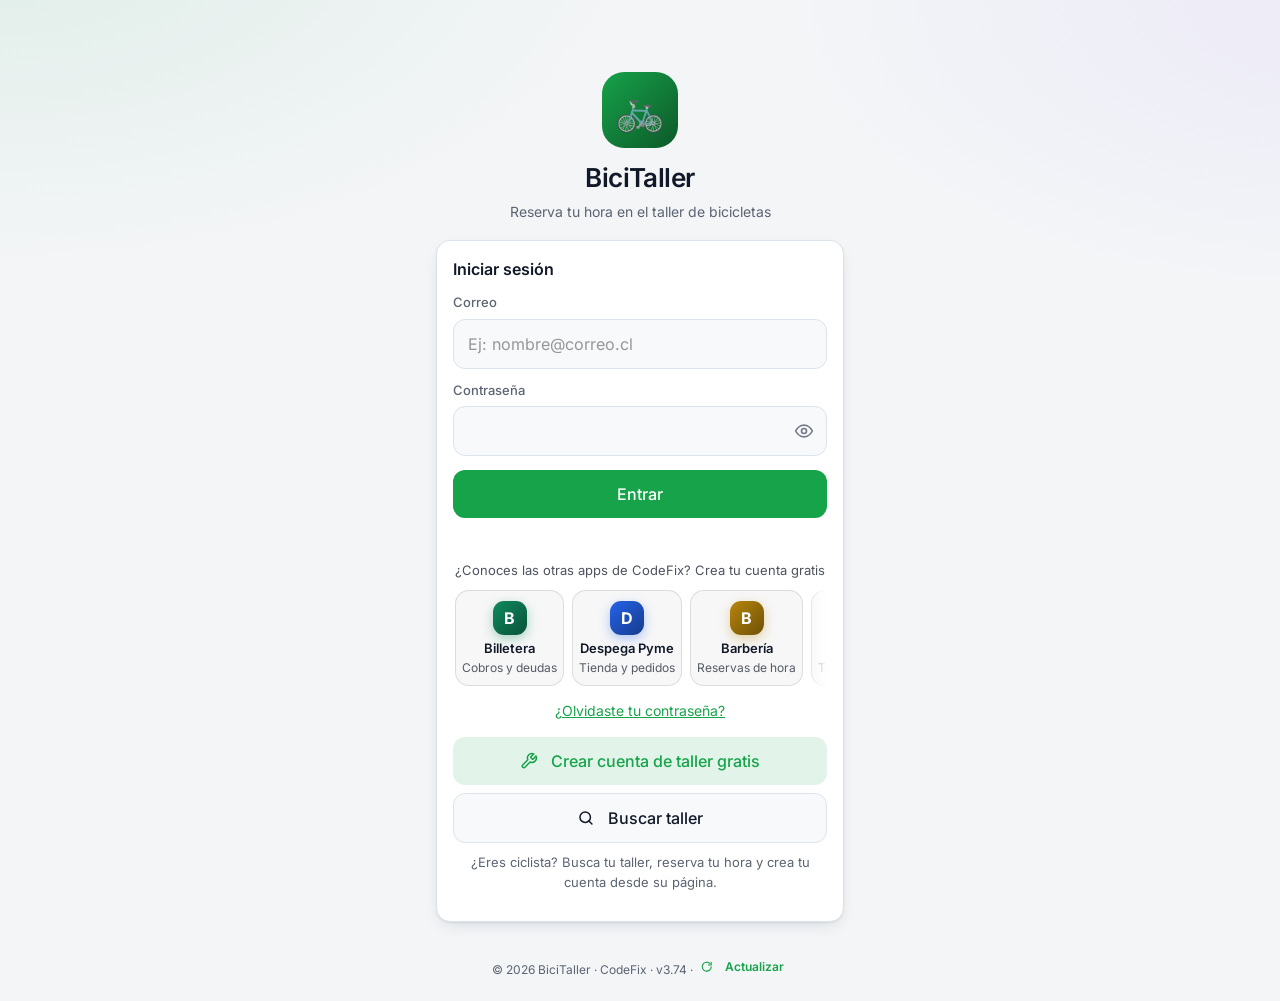
<file: index.html>
<!doctype html>
<html lang="es">
<head>
<meta charset="utf-8">
<meta name="viewport" content="width=device-width, initial-scale=1, viewport-fit=cover, interactive-widget=resizes-content">
<meta name="theme-color" content="#16a34a">
<title>BiciTaller</title>
<link rel="manifest" href="manifest.webmanifest">
<link rel="icon" href="icons/icon-192.png">
<link rel="apple-touch-icon" href="icons/icon-192.png">
<link rel="stylesheet" href="shared/vendor/bootstrap-utilities.min.css">
<link rel="stylesheet" href="shared/app.css?v=2.2">
<link rel="stylesheet" href="shared/tema.css">
<style>
  main { max-width: 440px; padding-top: 8vh; }
  .marca { text-align: center; margin-bottom: 18px; }
  .marca .logo { width: 76px; height: 76px; border-radius: 22px; margin: 0 auto 10px; display: grid; place-items: center; font-size: 40px;
    background: linear-gradient(135deg, var(--brand), color-mix(in srgb, var(--brand) 55%, #000)); color: #fff; }
  .marca h1 { margin: 0; font-size: 26px; letter-spacing: -.02em; }
</style>
<script src="shared/equipos.js"></script>
<script src="shared/seguro.js"></script>
<script src="shared/carga.js"></script>
<script src="shared/humano.js"></script>
</head>
<body>
<main>
  <div class="marca"><div class="logo">🚲</div><h1 id="nombreApp">BiciTaller</h1><p class="muted" id="lema" style="margin:4px 0 0">Reserva tu hora en el taller de bicicletas</p></div>

  <section class="card" id="vEntrar">
    <h2>Iniciar sesión</h2>
    <form id="fEntrar">
      <label for="eEmail">Correo</label><input id="eEmail" type="email" autocomplete="email" required>
      <label for="ePass">Contraseña</label><input id="ePass" type="password" autocomplete="current-password" required>
      <div class="btns"><button type="submit" class="block" id="bEntrar">Entrar</button></div>
      <p class="err" id="eErr"></p>
    </form>
    <p class="muted" style="text-align:center;margin:8px 0 0"><a href="#" id="aOlvide">¿Olvidaste tu contraseña?</a></p>
    <div class="btns" style="margin-top:16px"><a class="btn alt" href="n/#taller">🔧 Crear cuenta de taller gratis</a><a class="btn ghost" href="d/">🗺️ Buscar taller</a></div>
    <p class="sub" style="text-align:center;margin-top:10px">¿Eres ciclista? Busca tu taller, reserva tu hora y crea tu cuenta desde su página.</p>
  </section>

  <section class="card hidden" id="vOlvide">
    <h2>Recuperar contraseña</h2>
    <p class="muted">Te enviaremos un correo con un enlace para crear una contraseña nueva.</p>
    <label for="oEmail">Correo</label><input id="oEmail" type="email" autocomplete="email">
    <div class="btns"><button class="ghost" id="bVolver" type="button">Volver</button><button id="bOlvide" type="button">Enviar enlace</button></div>
    <p class="err" id="oErr"></p>
  </section>

  <section class="card hidden" id="vNueva">
    <h2>Crea tu contraseña nueva</h2>
    <label for="nPass">Contraseña nueva (mínimo 6 caracteres)</label><input id="nPass" type="password" autocomplete="new-password">
    <div class="btns"><button id="bNueva" type="button" class="block">Guardar y entrar</button></div>
    <p class="err" id="nErr"></p>
  </section>
</main>
<script src="shared/config.js?v=2.2"></script>
<script src="shared/vendor/supabase.js"></script>
<script src="shared/app.js?v=2.2"></script>
<script>
(async function () {
  const { $ } = App;
  App.registrarSW(); App.colorApp();
  const params = new URLSearchParams(location.search);
  const volver = params.get('volver');
  const ver = (id) => ['vEntrar', 'vOlvide', 'vNueva'].forEach((v) => $(v).classList.toggle('hidden', v !== id));
  App.cargarPublica().then((p) => {
    App.colorApp();
    if (p.textos.app_nombre) { $('nombreApp').textContent = p.textos.app_nombre; document.title = p.textos.app_nombre; }
    if (p.textos.app_lema) $('lema').textContent = p.textos.app_lema;
  });
  App.pie();
  function seguir(c) {
    if (volver && volver.startsWith('/') && !volver.startsWith('//')) location.replace(volver);
    else location.replace(App.ROOT + App.destino(c));
  }
  let recuperando = /type=recovery/.test(location.hash);
  App.sb.auth.onAuthStateChange((ev) => { if (ev === 'PASSWORD_RECOVERY') { recuperando = true; ver('vNueva'); } });

  $('fEntrar').onsubmit = async (e) => {
    e.preventDefault();
    const b = $('bEntrar'); $('eErr').textContent = ''; b.disabled = true; b.textContent = 'Entrando…';
    try { seguir(await App.entrar($('eEmail').value, $('ePass').value)); }
    catch (err) { $('eErr').textContent = err.message; b.disabled = false; b.textContent = 'Entrar'; }
  };
  $('aOlvide').onclick = (e) => { e.preventDefault(); $('oEmail').value = $('eEmail').value; ver('vOlvide'); };
  $('bVolver').onclick = () => ver('vEntrar');
  $('bOlvide').onclick = async () => {
    $('oErr').textContent = '';
    const { error } = await App.sb.auth.resetPasswordForEmail($('oEmail').value.trim(), { redirectTo: App.ROOT });
    if (error) $('oErr').textContent = App.friendly(error); else { App.toast('📧 Revisa tu correo'); ver('vEntrar'); }
  };
  $('bNueva').onclick = async () => {
    const b = $('bNueva'), clave = $('nPass').value; $('nErr').textContent = '';
    if (clave.length < 6) { $('nErr').textContent = 'La contraseña debe tener al menos 6 caracteres.'; return; }
    const t0 = b.textContent; b.disabled = true; b.textContent = 'Guardando…';
    const { error } = await App.sb.auth.updateUser({ password: clave });
    if (error) { $('nErr').textContent = App.friendly(error); b.disabled = false; b.textContent = t0; return; }
    history.replaceState(null, '', location.pathname);
    seguir(await App.refrescar());
  };
  // Enlace de "Olvidé mi contraseña" (o el que manda Supabase): primero se conectan los botones y recién ahí se muestra la clave nueva
  // (antes se cortaba aquí arriba y "Guardar y entrar" no hacía nada).
  if (recuperando) { ver('vNueva'); return; }
  try { const c = await App.refrescar(); if (c && !recuperando) { seguir(c); return; } } catch (e) { /* sin sesión */ }
})();
</script>
<script src="shared/iconos.js"></script>
<script src="shared/instalar.js"></script>
<script src="shared/barra.js"></script>
<script src="shared/auto.js"></script>
<script src="shared/fotos.js"></script>
<script src="shared/voz.js"></script>
<script src="shared/respaldo.js"></script>
<script src="shared/pagos.js"></script>
<script src="shared/verificar.js"></script>
<script src="shared/premium.js"></script>
<script src="shared/ayuda.js"></script>
<script src="shared/datos.js"></script>
<script src="shared/vitrina.js"></script>
<script src="shared/ui.js"></script>
<script src="shared/filtro.js"></script>
</body>
</html>
</file>
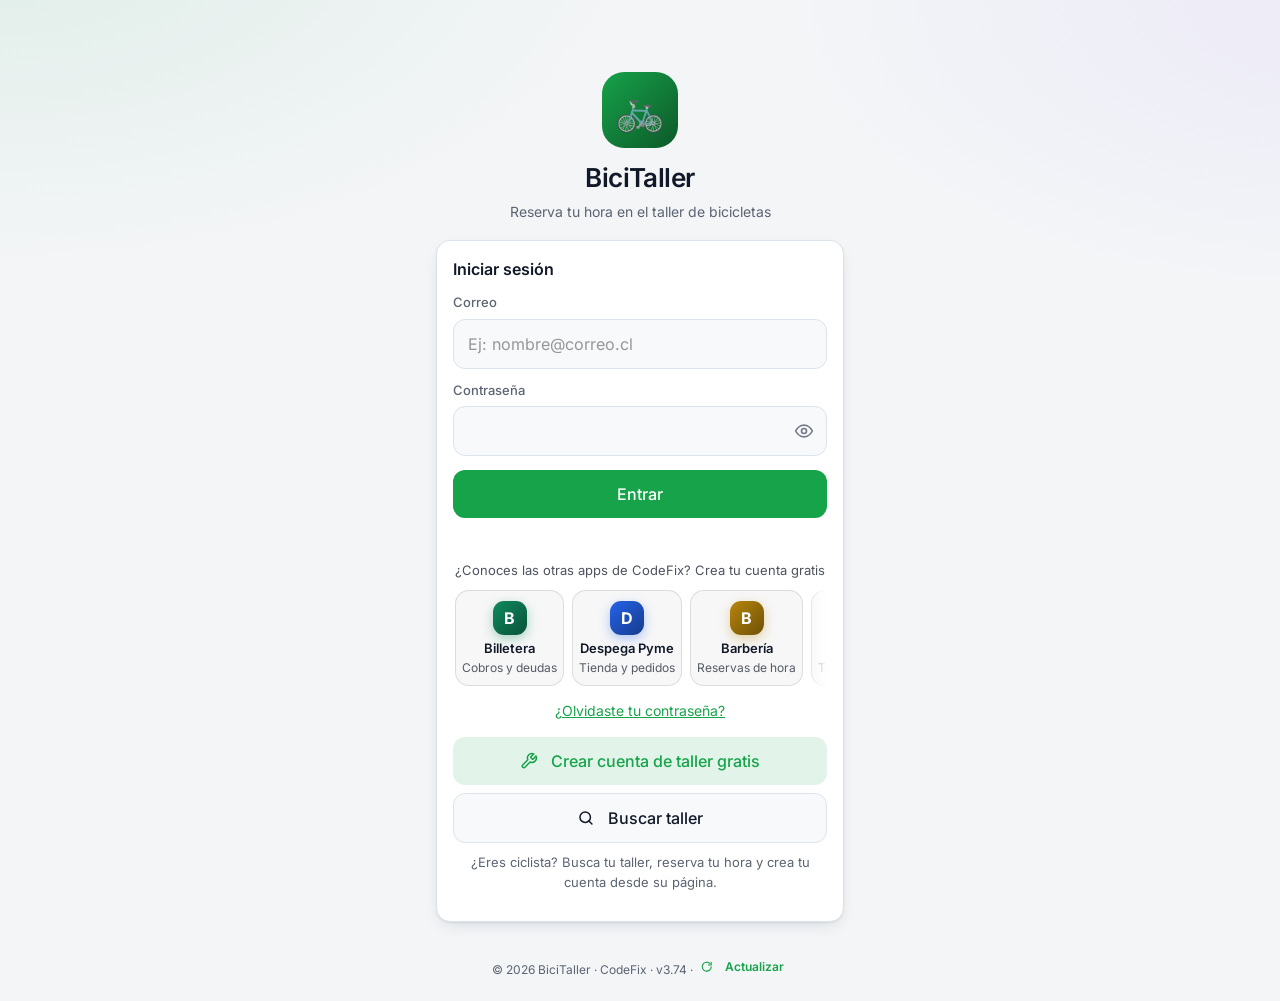
<file: admin/index.html>
<!doctype html>
<html lang="es">
<head>
<meta charset="utf-8">
<meta name="viewport" content="width=device-width, initial-scale=1, viewport-fit=cover, interactive-widget=resizes-content">
<meta name="theme-color" content="#0f172a">
<meta name="robots" content="noindex">
<title>Administración · BiciTaller</title>
<link rel="manifest" href="../manifest.webmanifest">
<link rel="icon" href="../icons/icon-192.png">
<link rel="stylesheet" href="../shared/vendor/bootstrap-utilities.min.css">
<link rel="stylesheet" href="../shared/app.css?v=2.2">
<link rel="stylesheet" href="../shared/tema.css">
<style>
  :root { --brand: #0f766e; }
  .barra { height: 10px; border-radius: 99px; background: var(--line); overflow: hidden; margin-top: 6px; }
  .barra i { display: block; height: 100%; background: var(--ok); }
  .barra i.amarillo { background: var(--warn); } .barra i.rojo { background: var(--bad); }
  .mini-logo { width: 42px; height: 42px; border-radius: 12px; flex: none; display: grid; place-items: center; font-size: 22px; background: var(--brand) center / cover no-repeat; color: #fff; }
  .slotpago { border: 1px solid var(--line); border-radius: 14px; padding: 12px; margin-bottom: 10px; }
  .slotpago.on { border-color: var(--brand); box-shadow: 0 0 0 3px var(--brand-soft); }
  .acc { display: flex; flex-wrap: wrap; gap: 6px; margin-top: 10px; }
  .acc > * { flex: 1 1 auto; }
  table { width: 100%; border-collapse: collapse; font-size: 14px; }
  td { padding: 6px 0; border-bottom: 1px solid var(--line); }
  td.r { text-align: right; font-variant-numeric: tabular-nums; }
</style>
<script src="../shared/equipos.js"></script>
<script src="../shared/seguro.js"></script>
<script src="../shared/carga.js"></script>
<script src="../shared/humano.js"></script>
<script>window.CFX_BARRA = { orden: ['resumen', 'talleres', '+', 'clientes', 'ajustes'], nuevo: { texto: 'Taller', ir: 'talleres', foco: '#nCrear' } }; // barra de abajo (núcleo)</script>
</head>
<body class="con-tabs">
<header class="top">
  <h1>Administración</h1><span class="pill dark" id="hRol">ADMIN</span>
  <button class="icon-btn" id="campana" type="button"></button>
  <button class="icon-btn" id="perfilBtn" type="button" aria-label="Mi perfil" title="Mi perfil">👤</button>
</header>
<main>
  <p class="empty" id="cargando">Cargando…</p>
  <section class="view" id="v-resumen"></section>
  <section class="view" id="v-talleres">
    <div class="card"><h2>📣 Invita talleres: registro gratis con link y QR</h2>
      <p class="muted" style="margin-top:0">Cualquier taller crea su cuenta solo, gratis (y prueba Premium con un botón 🎁, una vez). Los ciclistas usan el mismo link para buscar su taller.</p>
      <div class="aviso hidden" id="rCerrado"><div class="grow">⛔ El registro abierto está apagado. Actívalo en Ajustes → Reglas.</div></div>
      <div class="link" id="rLink"></div>
      <div class="btns"><button id="rCompartir" type="button">📤 Compartir</button><button class="alt" id="rQR" type="button">QR y afiche</button><a class="btn ghost" id="rDir" target="_blank" rel="noopener">🗺️ Directorio</a></div></div>
    <details class="card solo-admin"><summary class="clic" style="font-weight:700">➕ Crear un taller yo mismo</summary><p class="muted">Con su correo y una contraseña inicial que le mandas por WhatsApp. Parte gratis y prueba Premium con un botón 🎁 (una vez).</p>
      <div class="row"><div><label for="nTaller">Nombre del taller</label><input id="nTaller" maxlength="80" placeholder="Bici Sur"></div><div><label for="nDueno">Nombre del dueño</label><input id="nDueno" maxlength="80"></div></div>
      <div class="row"><div><label for="nEmail">Correo del dueño</label><input id="nEmail" type="email" autocomplete="off"></div><div><label for="nTel">WhatsApp</label><input id="nTel" inputmode="tel"></div></div>
      <label for="nPass">Contraseña inicial</label><input id="nPass" autocomplete="off">
      <div class="btns"><button id="nCrear">Crear taller</button></div><p class="err" id="nErr"></p></details>
    <input id="tBuscar" placeholder="Buscar taller…" aria-label="Buscar taller" style="margin-bottom:10px">
    <div class="seg" id="tSeg"><button data-f="" class="on">Todos</button><button data-f="premium">⭐ Premium</button><button data-f="free">Gratis</button><button data-f="vence">⏳ Por vencer</button><button data-f="solos">🆕 Se registraron solos</button><button data-f="inactivos">💤 Sin actividad 7 días</button><button data-f="suspendidos">⛔ Suspendidos</button></div>
    <div class="grid" id="tLista"></div>
  </section>
  <section class="view" id="v-clientes">
    <input id="cBuscar" placeholder="Buscar cliente…" aria-label="Buscar cliente" style="margin-bottom:10px">
    <select id="cTaller" aria-label="Filtrar por taller" style="margin-bottom:10px"></select>
    <p class="sub" id="cCuenta"></p>
    <div class="card"><ul class="list" id="cLista"></ul></div>
  </section>
  <section class="view" id="v-ajustes"></section>
</main>
<nav class="tabs">
  <button data-v="resumen"><span class="i">📊</span>Resumen</button>
  <button data-v="talleres"><span class="i">🚲</span>Talleres</button>
  <button data-v="clientes"><span class="i">👥</span>Usuarios</button>
  <button data-v="ajustes"><span class="i">⚙️</span>Ajustes</button>
</nav>
<script src="../shared/config.js?v=2.2"></script>
<script src="../shared/vendor/supabase.js"></script>
<script src="../shared/vendor/qrcode.js"></script>
<script src="../shared/app.js?v=2.2"></script>
<script src="admin.js?v=2.2"></script>
<script src="../shared/iconos.js"></script>
<script src="../shared/instalar.js"></script>
<script src="../shared/barra.js"></script>
<script src="../shared/auto.js"></script>
<script src="../shared/fotos.js"></script>
<script src="../shared/voz.js"></script>
<script src="../shared/respaldo.js"></script>
<script src="../shared/pagos.js"></script>
<script src="../shared/verificar.js"></script>
<script src="../shared/premium.js"></script>
<script src="../shared/ayuda.js"></script>
<script src="../shared/datos.js"></script>
<script src="../shared/vitrina.js"></script>
<script src="../shared/ui.js"></script>
<script src="../shared/filtro.js"></script>
</body>
</html>
</file>
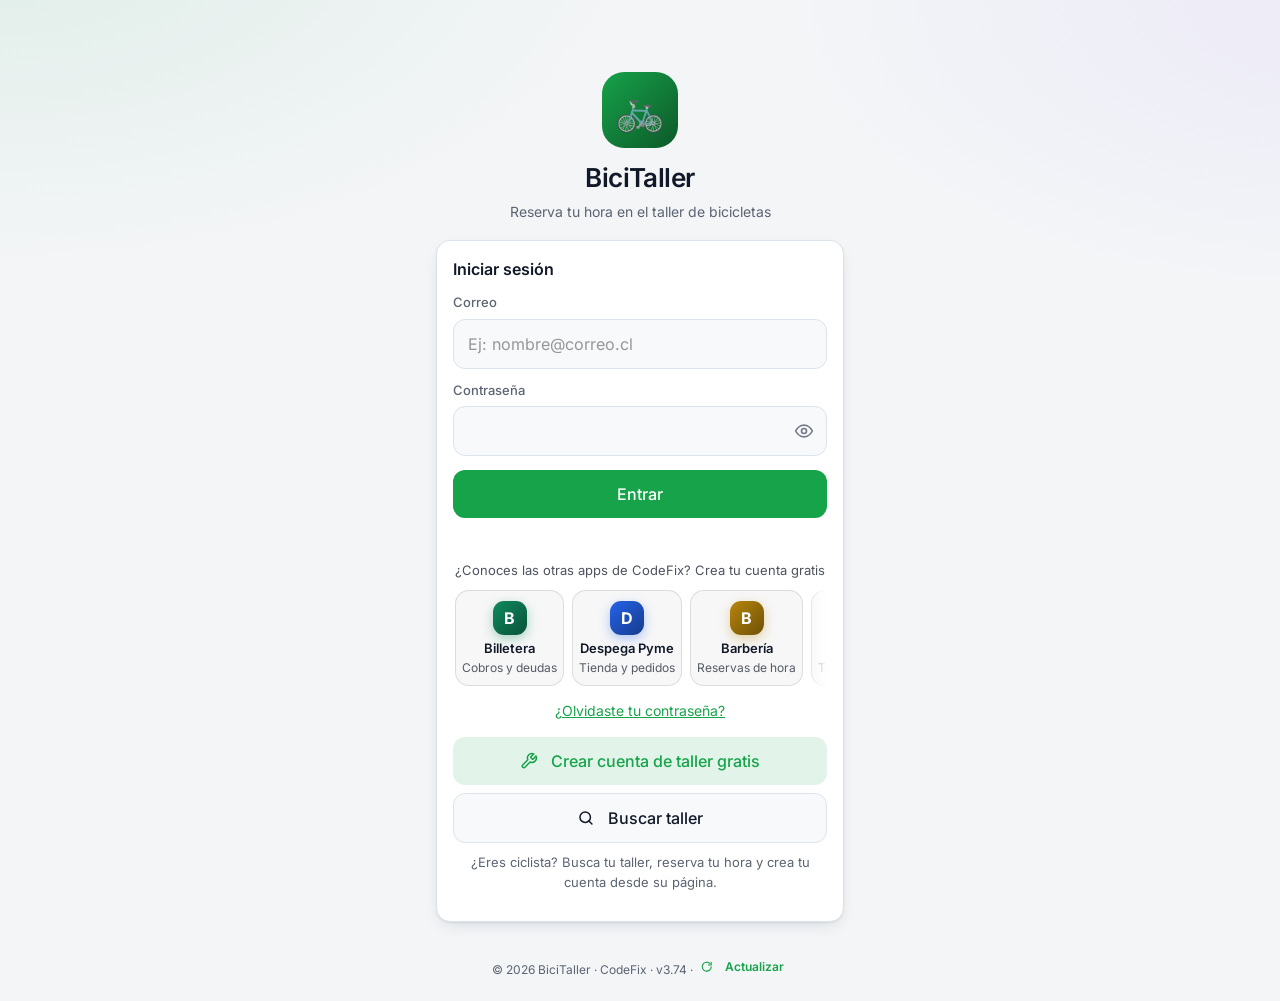
<file: cliente/index.html>
<!doctype html>
<html lang="es">
<head>
<meta charset="utf-8">
<meta name="viewport" content="width=device-width, initial-scale=1, viewport-fit=cover, interactive-widget=resizes-content">
<meta name="theme-color" content="#16a34a">
<meta name="robots" content="noindex">
<title>Mi taller</title>
<link rel="manifest" href="../manifest.webmanifest">
<link rel="icon" href="../icons/icon-192.png">
<link rel="apple-touch-icon" href="../icons/icon-192.png">
<link rel="stylesheet" href="../shared/vendor/bootstrap-utilities.min.css">
<link rel="stylesheet" href="../shared/app.css?v=2.2">
<link rel="stylesheet" href="../shared/tema.css">
<style>.promo { border-left: 4px solid var(--brand); }
</style>
<script src="../shared/equipos.js"></script>
<script src="../shared/seguro.js"></script>
<script src="../shared/carga.js"></script>
<script src="../shared/humano.js"></script>
<script>window.CFX_BARRA = { orden: ['inicio', 'historial', '+', 'plan', 'cuenta'], nuevo: { texto: 'Reservar', ir: 'inicio', click: '#bReservar' } }; // barra de abajo (núcleo)</script>
</head>
<body class="con-tabs">
<header class="top">
  <div class="logo" id="hLogo"></div><h1 id="hNombre">Mi taller</h1>
  <button class="icon-btn" id="campana" type="button"></button>
</header>
<main>
  <p class="empty" id="cargando">Cargando…</p>

  <section class="view" id="v-inicio">
    <div class="card">
      <div class="hero"><div class="logo" id="tLogo"></div><div class="grow"><h1 id="tNombre" style="font-size:20px"></h1><div id="tNota"></div><div class="sub" id="tDir"></div></div></div>
      <p class="sub" id="tHorario" style="margin:10px 0 0"></p>
      <div class="btns"><a class="btn" id="bReservar">📅 Reservar hora</a><a class="btn alt" id="bWsp" target="_blank" rel="noopener">📲 WhatsApp</a></div>
    </div>
    <div id="promos"></div>
    <div class="card" id="recurrentes" hidden></div>
    <div class="card"><h2>📅 Mis reservas</h2><div class="grid" id="activas"></div></div>
    <div class="card" id="cBicis"><h2>🚲 Mis bicis <span class="pill ok">🪪 Seguridad gratis</span></h2>
      <p class="sub" style="margin-top:0">Pega el QR en el cuadro. Si te la roban, la reportas aquí: quien la escanee nos manda su ubicación y la sigues en el mapa.</p>
      <ul class="list" id="bicis"></ul><div class="btns"><button type="button" class="alt" id="bNuevaBici">➕ Registrar mi bici</button></div></div>
    <div class="card"><h2>📣 Invita a tus amigos ciclistas</h2><p class="muted" style="margin-top:0">Comparte el link o el QR de tu taller: tus amigos reservan su hora y se crean su cuenta gratis.</p>
      <div class="btns"><button type="button" id="invCompartir">📤 Compartir</button><button class="alt" type="button" id="invQR">QR</button></div></div>
    <a class="card aviso clic" id="otros" href="../d/" style="text-decoration:none;color:inherit;display:flex"></a>
  </section>

  <section class="view" id="v-historial">
    <div class="card"><h2>🚲 Historial de mi bici</h2><p class="sub" id="hLim" style="margin-top:0"></p><div class="grid" id="hist"></div></div>
  </section>

  <section class="view" id="v-plan">
    <div id="planBody"></div>
  </section>

  <section class="view" id="v-cuenta">
    <!-- Menú común del núcleo (CFX_MENU): perfil arriba, tu calificación y Cuenta y ayuda; cada opción se abre en una hoja -->
    <div id="cPerfil"></div>
    <div class="card cfx-oc" id="cCalif">
      <p class="muted" id="cEmail" style="margin-top:0"></p>
      <div class="aviso"><div class="grow">Tu calificación como cliente: <span id="cNota"></span><div class="sub">La ponen los talleres según puntualidad y trato. Solo se ve el promedio.</div></div></div>
    </div>
  </section>
</main>
<button class="flotante" id="ayuda" type="button" title="¿Necesitas ayuda? Escríbele al taller" style="bottom:calc(86px + env(safe-area-inset-bottom))"></button>
<script>(function () {
  // El ❓ va en la cabecera (junto a la campana) apenas esta se arma: flotando tapaba botones de las tarjetas.
  const b = document.getElementById('ayuda'); let n = 0;
  const mover = setInterval(() => { const c = document.querySelector('header .cfx-cab'); if (c) { c.insertBefore(b, c.querySelector('.cfx-plan')); b.classList.add('en-cab'); b.removeAttribute('style'); } if (c || ++n > 40) clearInterval(mover); }, 250);
})();</script>
<nav class="tabs">
  <button data-v="inicio"><span class="i">🏠</span>Inicio</button>
  <button data-v="historial"><span class="i">🚲</span>Mi bici</button>
  <button data-v="plan"><span class="i">⭐</span>Premium</button>
  <button data-v="cuenta"><span class="i">👤</span>Cuenta</button>
</nav>
<script src="../shared/config.js?v=2.2"></script>
<script src="../shared/vendor/supabase.js"></script>
<script src="../shared/vendor/qrcode.js"></script>
<script src="../shared/app.js?v=2.2"></script>
<script>
(async function () {
  'use strict';
  const { $, esc, plata, rpc, toast } = App;
  App.registrarSW();
  const yo = await App.requerir(['cliente']);
  const pub = await App.cargarPublica();
  const ESTADO = { por_pagar: ['💳 Falta pagar', 'warn'], en_revision: ['🧾 En revisión', 'info'], confirmada: ['✅ Confirmada', 'ok'], recibida: ['🚲 Recibida', 'info'],
    en_reparacion: ['🔧 En reparación', 'info'], esperando_repuesto: ['📦 Esperando repuesto', 'warn'], lista: ['✅ ¡Lista!', 'ok'], completada: ['🎉 Completada', 'ok'],
    no_asistio: ['🚫 No asististe', 'bad'], cancelada: ['💚 Saldo a favor', 'ok'] };
  let D = null;

  async function cargar() {
    D = await rpc('cliente_inicio');
    const t = D.taller;
    App.tema(D.premium && yo.color ? yo.color : t.color); App.pintarLogo($('hLogo'), D.premium && yo.foto ? { logo: yo.foto, icono: t.icono } : t); App.pintarLogo($('tLogo'), t);
    $('hNombre').textContent = t.nombre; $('tNombre').textContent = t.nombre;
    $('tNota').innerHTML = App.nota(t.nota);
    $('tDir').textContent = [t.direccion, t.comuna].filter(Boolean).join(', ');
    $('tHorario').textContent = '🕐 ' + App.horarioTxt(t);
    if (window.CFX_RECURRENTE) CFX_RECURRENTE.mias($('recurrentes'), { rpc }).catch(() => {});  // G162 🔁 (núcleo)
    $('bReservar').href = '../t/?s=' + encodeURIComponent(t.slug);
    $('bWsp').classList.toggle('hidden', !t.telefono);
    if (t.telefono) $('bWsp').href = App.wa(t.telefono, 'Hola 👋 Soy ' + yo.nombre + '.');
    $('promos').innerHTML = t.promos.map((p) => '<div class="card promo"><b>🏷️ ' + esc(p.titulo) + '</b>' + (p.precio != null ? ' <span class="precio">' + plata(p.precio) + '</span>' : '') +
      (p.precio_antes != null ? '<span class="antes">' + plata(p.precio_antes) + '</span>' : '') + (p.texto ? '<div class="sub">' + esc(p.texto) + '</div>' : '') + '</div>').join('');
    $('activas').innerHTML = D.activas.length ? D.activas.map((r) => {
      const e = ESTADO[r.estado] || [r.estado, ''];
      return '<a class="card" style="text-decoration:none;color:inherit" href="../r/?t=' + r.token + '"><div style="display:flex;justify-content:space-between;gap:8px;align-items:flex-start"><div><b>' + App.fLarga(r.fecha) + ' · ' + r.hora + '</b><div class="sub">' +
        esc(r.servicio) + (r.otro_taller ? ' · 🏪 ' + esc(r.otro_taller) : '') + (r.estado === 'cancelada' ? ' · saldo hasta ' + App.fCorta((r.saldo_hasta || '').slice(0, 10)) + ' — toca para reagendar' : '') + '</div></div><span class="pill ' + e[1] + '">' + e[0] + '</span></div></a>';
    }).join('') : '<p class="muted" style="margin:0">No tienes reservas activas. ¡Reserva tu hora!</p>';
    $('hLim').textContent = D.premium ? 'Historial completo.' : 'Plan gratis: tus últimas ' + D.limite_historial + ' visitas. Con Premium ves todo tu historial.';
    $('otros').innerHTML = '<div class="grow">🗺️ <b>Otros talleres</b><div class="sub">' + (D.premium ? 'Como cliente Premium reservas con tu cuenta en cualquier taller del directorio.'
      : 'Mira otros talleres. Con Premium reservas con tu cuenta en cualquiera de ellos.') + '</div></div><span>›</span>';
    $('hist').innerHTML = D.historial.length ? D.historial.map((r) => '<a class="card" style="text-decoration:none;color:inherit" href="../r/?t=' + r.token + '"><b>' + App.fLarga(r.fecha) + '</b> · ' + esc(r.servicio) +
      (r.taller && r.taller !== t.nombre ? ' · 🏪 ' + esc(r.taller) : '') +
      (r.fotos ? ' <span class="pill' + (D.premium ? ' info' : '') + '">📷 ' + r.fotos + (D.premium ? '' : ' · Premium') + '</span>' : '') +
      (r.estado === 'no_asistio' ? ' <span class="pill bad">No asististe</span>' : '') + (r.bici ? '<div class="sub">🚲 ' + esc(r.bici) + '</div>' : '') +
      (r.diagnostico ? '<div class="sub">🔍 ' + esc(r.diagnostico) + '</div>' : '') + (r.total ? '<div class="sub">Total ' + plata(r.total) + '</div>' : '') +
      (r.proxima_mantencion ? '<div class="sub">🔔 Próxima mantención: ' + App.fCorta(r.proxima_mantencion) + '</div>' : '') +
      (r.estado === 'completada' && !r.calificada ? '<div class="sub" style="color:var(--brand)">⭐ Toca para calificar al taller</div>' : '') + '</a>').join('') : '<p class="muted" style="margin:0">Aún no tienes visitas completadas.</p>';
    pintarBicis();
    $('cEmail').textContent = yo.email; $('cNota').innerHTML = App.nota(D.mi_nota);
    if (window.CFX_MENU && !$('cPerfil').dataset.pf) { $('cPerfil').dataset.pf = '1'; window.CFX_MENU.montar($('cPerfil'), [
      { k: 'calif', ico: '⭐', t: 'Mi calificación como cliente', d: 'Puntualidad y trato', grupo: 'Tu cuenta', nodo: $('cCalif') },
      { k: 'premium', ico: '💎', t: D.premium ? 'Mi Premium' : 'Hazte Premium', dato: D.premium ? 'Premium' : 'Free', grupo: 'Tu cuenta', accion: () => document.querySelector('nav.tabs [data-v="plan"]').click() },
      { k: 'tienes', ico: '🚀', t: '¿Tienes un taller?', d: 'Súmalo gratis', grupo: 'Tu cuenta', ir: '../n/#taller' }], { perfil: { alGuardar: () => { Object.assign(yo, App.cuenta); return cargar(); } } }); }
  }

  // Premium: precios y pago comunes a las 6 apps (núcleo: cfx_pago_estado y pagos.js).
  async function verPlan() {
    const planes = pub.planes || {};
    let cx = null;
    try { cx = await rpc('cfx_pago_estado'); } catch (e) { /* nada */ }
    const pr = (cx && cx.config && cx.config.cliente) || {}, u = cx && cx.ultimo;
    $('planBody').innerHTML = (D.premium ? '<div class="card plan premium"><h2>⭐ Eres Premium</h2><p class="muted" style="margin:0">Hasta el ' + new Date(D.premium_hasta).toLocaleDateString('es-CL') + '. ¡Gracias!</p></div>' : '') +
      ['cliente_free', 'cliente_premium'].map((c) => planes[c] ? '<div class="card plan' + (c === 'cliente_premium' ? ' premium' : '') + '"><h2>' + (c === 'cliente_premium' ? '⭐ ' : '') + esc(planes[c].nombre) +
        (c === 'cliente_premium' && pr.mensual ? '<span class="sub" style="font-weight:600">' + [plata(pr.mensual) + '/mes', pr.anual && plata(pr.anual) + '/año'].filter(Boolean).join(' · ') + '</span>' : '') + '</h2>' +
        '<p class="muted" style="margin:0">' + esc(planes[c].descripcion) + '</p><ul>' + planes[c].beneficios.map((b) => '<li>' + esc(b) + '</li>').join('') + '</ul></div>' : '').join('') +
      '<div class="card"><h2>' + (D.premium ? '🔁 Renovar' : '⭐ Hazte Premium') + '</h2>' +
      (u && u.estado === 'pendiente' ? '<div class="aviso"><div class="grow">🧾 Tu comprobante está en revisión. Te avisamos apenas se apruebe.</div></div>'
        : (u && u.estado === 'rechazado' ? '<div class="aviso bad"><div class="grow">Tu último comprobante fue rechazado' + (u.motivo ? ': ' + esc(u.motivo) : '') + '.</div></div>' : '') +
          '<button class="block gold" id="pPagar">💳 Pagar con link o transferencia</button>') + '</div>';
    if ($('pPagar')) $('pPagar').onclick = () => CFX_PAGOS.abrir({ rpc, alPagar: verPlan });
  }

  App.pestanas((v) => { if (v === 'plan') verPlan(); if (v === 'inicio' || v === 'historial') cargar().catch(() => {}); });
  try { await cargar(); } catch (e) { $('cargando').textContent = '⚠️ ' + e.message; return; }
  $('cargando').classList.add('hidden');
  const h = location.hash.slice(1);
  const ir = ['inicio', 'historial', 'plan', 'cuenta'].includes(h) ? h : 'inicio';
  document.querySelector('nav.tabs [data-v="' + ir + '"]').click();
  App.campana($('campana'));
  App.chatBoton($('ayuda'), '❓');
  const linkTaller = () => App.ROOT + 't/?s=' + encodeURIComponent(D.taller.slug);
  $('invCompartir').onclick = () => App.compartir(linkTaller(), '🚲 Yo llevo mi bici a ' + D.taller.nombre + '. Reserva tu hora aquí y sigue tu bici desde el celular', D.taller.nombre);
  // G91 📍 Mis bicis: el QR de seguridad se activa SOLO cuando el dueño la reporta (en su ficha con clave: ../p/?t=…&c=…).
  async function pintarBicis() {
    let L = []; try { L = await rpc('cliente_bicis'); } catch (e) { $('bicis').innerHTML = '<li class="err">' + esc(e.message) + '</li>'; return; }
    $('bicis').innerHTML = L.length ? L.map((b) => '<li style="flex-wrap:wrap"><div class="grow"><b>' + esc(b.bici) + '</b>' + (b.color ? ' <span class="sub">· ' + esc(b.color) + '</span>' : '') +
      '<div class="sub">' + (b.robada ? '🚨 Reportada como robada' + (b.visto_at ? ' · 📍 la escanearon ' + esc(App.hace(b.visto_at)) : '') : '✅ Sin reporte · el QR no rastrea') + '</div></div>' +
      '<div class="btns" style="margin:6px 0 0;width:100%"><a class="btn small ' + (b.robada ? '' : 'danger') + '" href="../p/?t=' + encodeURIComponent(b.token) + '&c=' + encodeURIComponent(b.clave) + '">' + (b.robada ? '📍 Ver dónde está' : '🚨 Me la robaron') + '</a>' +
      '<button type="button" class="small ghost" data-bqr="' + esc(b.token) + '" data-bn="' + esc(b.bici) + '">🖨️ QR</button></div></li>').join('')
      : '<li class="muted">Aún no registras tu bici.</li>';
  }
  $('bicis').onclick = (e) => { const q = e.target.closest('[data-bqr]'); if (q) App.verQR({ url: App.ROOT + 'p/?t=' + q.dataset.bqr, titulo: '🪪 QR de seguridad · ' + q.dataset.bn, archivo: 'qr-bici.gif' }); };
  $('bNuevaBici').onclick = () => {
    const d = App.modal('<h2>🚲 Registrar mi bici</h2><label for="nbB">Marca y modelo</label><input id="nbB" maxlength="120" placeholder="Ej: Trek Marlin 7 aro 29">' +
      '<div class="row"><div><label for="nbC">Color</label><input id="nbC" maxlength="40"></div><div><label for="nbS">Nº de serie</label><input id="nbS" maxlength="60" placeholder="Bajo el pedalier"></div></div>' +
      '<div class="btns"><button type="button" class="ghost" data-cerrar>Cancelar</button><button type="button" id="nbG">💾 Registrar</button></div>');
    d.querySelector('#nbG').onclick = async () => {
      try { await rpc('cliente_bici_guardar', { p: { bici: d.querySelector('#nbB').value, color: d.querySelector('#nbC').value, serie: d.querySelector('#nbS').value } }); d.close(); App.toast('🚲 Bici registrada: imprime su QR'); pintarBicis(); }
      catch (err) { App.toast(err.message); }
    };
  };
  $('invQR').onclick = () => App.verQR({ url: linkTaller(), titulo: 'Invita a tus amigos', archivo: 'qr-' + D.taller.slug + '.gif' });
  App.pie();
})();
</script>
<script src="../shared/iconos.js"></script>
<script src="../shared/instalar.js"></script>
<script src="../shared/barra.js"></script>
<script src="../shared/auto.js"></script>
<script src="../shared/fotos.js"></script>
<script src="../shared/voz.js"></script>
<script src="../shared/respaldo.js"></script>
<script src="../shared/pagos.js"></script>
<script src="../shared/verificar.js"></script>
<script src="../shared/premium.js"></script>
<script src="../shared/ayuda.js"></script>
<script src="../shared/datos.js"></script>
<script src="../shared/vitrina.js"></script>
<script src="../shared/ui.js"></script>
<script src="../shared/filtro.js"></script>
</body>
</html>
</file>
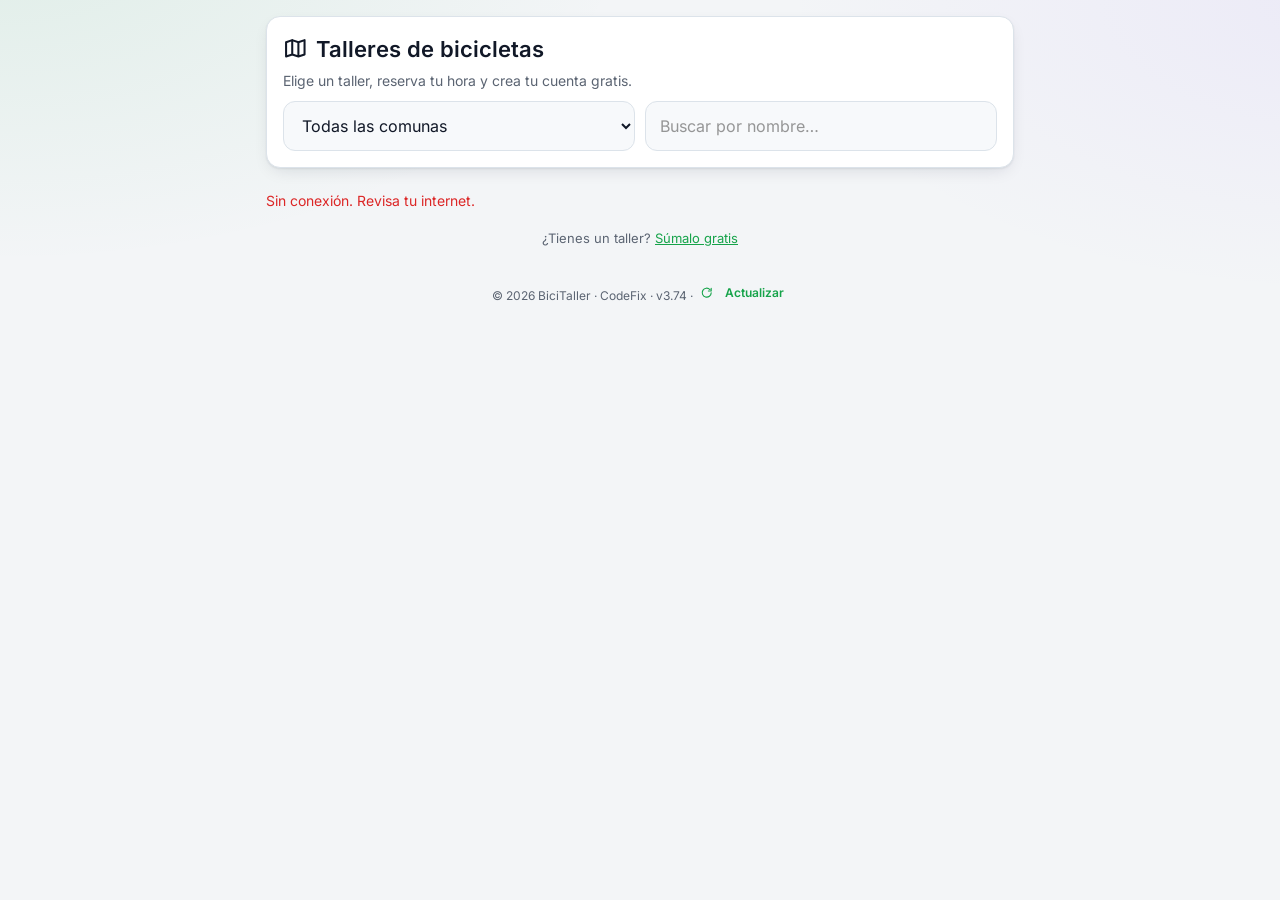
<file: d/index.html>
<!doctype html>
<html lang="es">
<head>
<meta charset="utf-8">
<meta name="viewport" content="width=device-width, initial-scale=1, viewport-fit=cover, interactive-widget=resizes-content">
<meta name="theme-color" content="#16a34a">
<title>Talleres de bicicletas</title>
<link rel="manifest" href="../manifest.webmanifest">
<link rel="icon" href="../icons/icon-192.png">
<link rel="apple-touch-icon" href="../icons/icon-192.png">
<link rel="stylesheet" href="../shared/vendor/bootstrap-utilities.min.css">
<link rel="stylesheet" href="../shared/app.css?v=2.2">
<link rel="stylesheet" href="../shared/tema.css">
<style>
  .taller { display: flex; gap: 12px; align-items: flex-start; text-decoration: none; color: inherit; }
  .taller .logo { width: 56px; height: 56px; border-radius: 16px; flex: none; display: grid; place-items: center; font-size: 28px; color: #fff; background: center / cover no-repeat; }
  .destacado { border: 2px solid var(--gold); }
</style>
<script src="../shared/equipos.js"></script>
<script src="../shared/seguro.js"></script>
<script src="../shared/carga.js"></script>
<script src="../shared/humano.js"></script>
</head>
<body>
<main>
  <div class="card">
    <h1 style="margin:0;font-size:22px">🗺️ Talleres de bicicletas</h1>
    <p class="muted" style="margin:4px 0 0">Elige un taller, reserva tu hora y crea tu cuenta gratis.</p>
    <div class="row" style="margin-top:10px">
      <select id="comuna" aria-label="Comuna"><option value="">Todas las comunas</option></select>
      <input id="q" placeholder="Buscar por nombre…" aria-label="Buscar taller">
    </div>
  </div>
  <div id="premium"></div>
  <p class="sub" id="total"></p>
  <div class="grid" id="lista"><p class="empty">Cargando…</p></div>
  <div class="btns hidden" id="mas"><button class="ghost" type="button" id="bMas">Ver más talleres</button></div>
  <p class="sub" style="text-align:center;margin-top:18px">¿Tienes un taller? <a href="../n/#taller">Súmalo gratis</a></p>
</main>
<script src="../shared/config.js?v=2.2"></script>
<script src="../shared/vendor/supabase.js"></script>
<script src="../shared/app.js?v=2.2"></script>
<script>
(async function () {
  'use strict';
  const { $, esc, plata } = App;
  App.registrarSW();
  const pub = await App.cargarPublica();
  App.colorApp();
  let yo = null;
  try { yo = await App.refrescar(); } catch (e) { yo = null; }
  const prem = yo && yo.rol === 'cliente' && yo.premium;
  // El cliente Premium reserva con su cuenta en cualquier taller; el resto, como invitado (o en el taller de su cuenta).
  if (yo && yo.rol === 'cliente') {
    $('premium').innerHTML = prem ? '<div class="aviso"><div class="grow">⭐ Eres Premium: reservas con tu cuenta en cualquiera de estos talleres.</div></div>'
      : '<div class="aviso"><div class="grow">⭐ Con <b>' + esc(App.txt('premium_cliente_titulo') || 'Cliente Premium') + '</b> reservas con tu cuenta en cualquier taller y tienes horas exclusivas. ' +
        'Sin Premium igual puedes reservar como invitado.</div><a class="btn small gold" href="../cliente/#plan">Ver</a></div>';
  }
  let desde = 0, datos = [], t0;
  async function buscar(mas) {
    if (!mas) { desde = 0; datos = []; }
    let r;
    try { r = await App.rpc('directorio', { p_comuna: $('comuna').value || null, p_q: $('q').value.trim() || null, p_desde: desde }); }
    catch (e) { $('lista').innerHTML = '<p class="err">' + esc(e.message) + '</p>'; return; }
    if ($('comuna').options.length === 1) $('comuna').innerHTML += r.comunas.map((c) => '<option>' + esc(c) + '</option>').join('');
    datos = datos.concat(r.talleres); desde = datos.length;
    $('total').textContent = r.total ? r.total + ' taller' + (r.total === 1 ? '' : 'es') : '';
    $('lista').innerHTML = datos.length ? datos.map((t) => {
      const logo = /^data:image\/(jpeg|png|webp);base64,/.test(t.logo || '') ? 'background-image:url(\'' + t.logo + '\');' : '';
      return '<a class="card taller' + (t.premium ? ' destacado' : '') + '" href="../t/?s=' + encodeURIComponent(t.slug) + '"><div class="logo" style="background-color:' + esc(t.color) + ';' + logo + '">' + (logo ? '' : esc(t.icono)) + '</div>' +
        '<div class="grow"><b>' + esc(t.nombre) + '</b>' + (t.premium ? ' <span class="pill pro">⭐ Destacado</span>' : '') + '<div>' + App.nota(t.nota) + '</div>' +
        '<div class="sub">' + esc([t.direccion, t.comuna].filter(Boolean).join(', ')) + '</div>' +
        (t.descripcion ? '<div class="sub">' + esc(t.descripcion.length > 110 ? t.descripcion.slice(0, 110) + '…' : t.descripcion) + '</div>' : '') +
        '<div class="sub">' + (t.reservas_online ? '📅 Reserva online' : '📲 Reserva por WhatsApp') + (t.desde ? ' · desde ' + plata(t.desde) : '') + '</div></div><span>›</span></a>';
    }).join('') : '<p class="empty">No encontramos talleres con esa búsqueda.</p>';
    $('mas').classList.toggle('hidden', datos.length >= r.total);
  }
  $('comuna').onchange = () => buscar();
  $('q').oninput = () => { clearTimeout(t0); t0 = setTimeout(() => buscar(), 350); };
  $('bMas').onclick = () => buscar(true);
  buscar();
  App.pie();
})();
</script>
<script src="../shared/iconos.js"></script>
<script src="../shared/instalar.js"></script>
<script src="../shared/barra.js"></script>
<script src="../shared/auto.js"></script>
<script src="../shared/fotos.js"></script>
<script src="../shared/voz.js"></script>
<script src="../shared/respaldo.js"></script>
<script src="../shared/pagos.js"></script>
<script src="../shared/verificar.js"></script>
<script src="../shared/premium.js"></script>
<script src="../shared/ayuda.js"></script>
<script src="../shared/datos.js"></script>
<script src="../shared/vitrina.js"></script>
<script src="../shared/ui.js"></script>
<script src="../shared/filtro.js"></script>
</body>
</html>
</file>
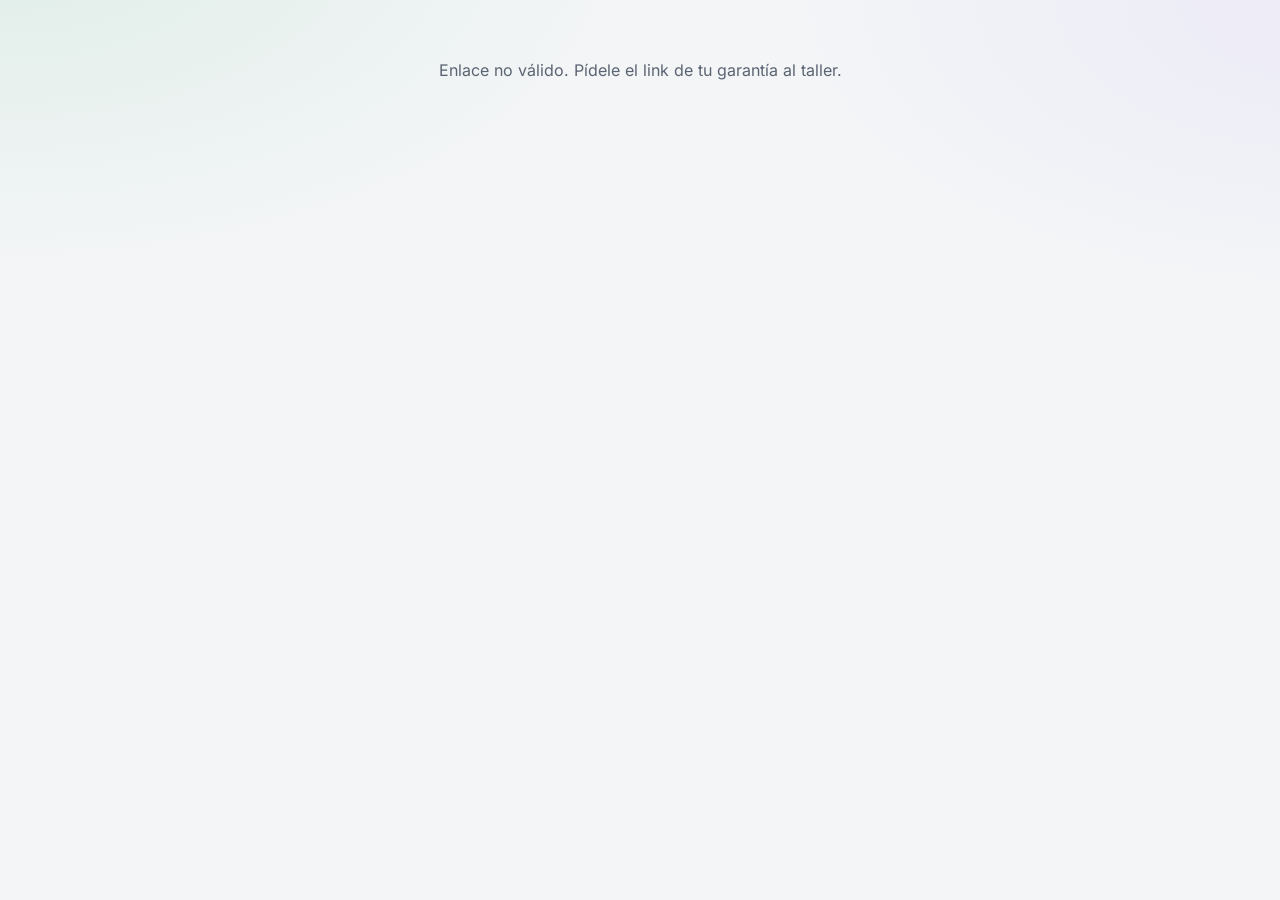
<file: g/index.html>
<!doctype html>
<html lang="es">
<head>
<meta charset="utf-8">
<meta name="viewport" content="width=device-width, initial-scale=1, viewport-fit=cover, interactive-widget=resizes-content">
<meta name="theme-color" content="#16a34a">
<title>Garantía</title>
<link rel="manifest" href="../manifest.webmanifest">
<link rel="icon" href="../icons/icon-192.png">
<link rel="stylesheet" href="../shared/vendor/bootstrap-utilities.min.css">
<link rel="stylesheet" href="../shared/app.css?v=2.2">
<link rel="stylesheet" href="../shared/tema.css">
<style>
  .g-big { border-radius: 14px; padding: 14px; font-weight: 800; text-align: center; background: var(--cfx-ok, #16a34a); color: #fff; }
  .g-big.no { background: var(--cfx-borde, #94a3b8); }
  .g-big .sub { color: #fff; opacity: .9; font-weight: 400; }
</style>
<script src="../shared/equipos.js"></script>
<script src="../shared/seguro.js"></script>
<script src="../shared/carga.js"></script>
<script src="../shared/humano.js"></script>
</head>
<body>
<main>
  <p class="empty" id="cargando">Cargando…</p>
  <div class="hidden" id="todo">
    <div class="card">
      <div class="sub">🛡️ Garantía</div>
      <h1 id="tit" style="margin:4px 0"></h1>
      <div class="sub" id="datos"></div>
      <div id="estado" style="margin-top:12px"></div>
      <p id="det" style="margin:10px 0 0"></p>
    </div>
    <div class="card hidden" id="cUsar">
      <h2>🔧 ¿Algo falló?</h2>
      <p class="sub" style="margin-top:0">Cuéntanos qué pasó: le avisamos al taller y te contacta.</p>
      <div class="btns"><button type="button" id="bUsar">🛡️ Usar mi garantía</button></div>
    </div>
    <div class="card hidden" id="cRec"></div>
    <div class="card">
      <div class="hero"><div class="logo" id="logo"></div><div class="grow"><b id="tNom"></b><div class="sub" id="tDir"></div></div></div>
      <div class="btns"><a class="btn alt hidden" id="tWa" target="_blank" rel="noopener" href="#">📲 WhatsApp</a><a class="btn ghost" id="tVer" href="#">🚲 Ver el taller</a></div>
    </div>
  </div>
</main>
<script src="../shared/config.js?v=2.2"></script>
<script src="../shared/vendor/supabase.js"></script>
<script src="../shared/app.js?v=2.2"></script>
<script>
(async function () {
  'use strict';
  // G59h 🛡️ Garantía pública (link que el taller manda al cliente): hasta cuándo vale, qué cubre y "🛡️ Usar mi garantía" (reclamo → aviso al taller).
  const { $, esc } = App;
  App.registrarSW();
  const CUBRE = { trabajo: '🔧 El trabajo', repuestos: '📦 Los repuestos', todo: '🔧📦 El trabajo y los repuestos', bici: '🚲 La bici' };
  const token = new URLSearchParams(location.search).get('t') || '';
  if (token.length < 20) { $('cargando').textContent = 'Enlace no válido. Pídele el link de tu garantía al taller.'; return; }
  await App.cargarPublica();
  let g;
  const cargar = async () => {
    try { g = await App.rpc('garantia_ver', { p_token: token }); } catch (e) { $('cargando').textContent = '⚠️ ' + e.message; return; }
    if (!g) { $('cargando').textContent = 'Esta garantía ya no está activa.'; return; }
    pintar();
  };
  const pintar = () => {
    const t = g.taller, vig = g.dias >= 0;
    document.title = 'Garantía · ' + (g.bici || t.nombre);
    App.tema(t.color);
    $('tit').textContent = g.bici || 'Tu bici';
    $('datos').textContent = [g.nombre && 'De ' + g.nombre, 'Cubre: ' + (CUBRE[g.cubre] || g.cubre), g.meses + (g.meses === 1 ? ' mes' : ' meses')].filter(Boolean).join(' · ');
    $('estado').innerHTML = '<div class="g-big' + (vig ? '' : ' no') + '">' + (vig ? '✅ VIGENTE hasta el ' + esc(App.fLarga(g.hasta)) : '⌛ VENCIÓ el ' + esc(App.fLarga(g.hasta))) +
      '<div class="sub">desde el ' + esc(App.fCorta(g.desde)) + (vig && g.dias <= 30 ? ' · quedan ' + g.dias + ' día' + (g.dias === 1 ? '' : 's') : '') + '</div></div>';
    $('det').textContent = g.detalle || '';
    $('cUsar').classList.toggle('hidden', !vig || g.reclamo === 'abierto');
    const rec = $('cRec');
    rec.classList.toggle('hidden', !g.reclamo);
    rec.innerHTML = g.reclamo === 'abierto' ? '<h2>🔔 Aviso enviado</h2><p style="margin:0">' + esc(g.reclamo_nota) + '</p><p class="sub">El taller ya lo sabe y te va a contactar.</p>'
      : g.reclamo ? '<h2>' + (g.reclamo === 'resuelto' ? '✅ Listo' : '❌ No lo cubre la garantía') + '</h2><p class="sub" style="margin-top:0">' + esc(g.reclamo_nota) + '</p>' + (g.respuesta ? '<p style="margin:0">💬 ' + esc(g.respuesta) + '</p>' : '') : '';
    App.pintarLogo($('logo'), t);
    $('tNom').textContent = t.nombre;
    $('tDir').textContent = [t.direccion, t.comuna].filter(Boolean).join(', ');
    $('tVer').href = '../t/?s=' + encodeURIComponent(t.slug);
    $('tWa').classList.toggle('hidden', !t.telefono);
    if (t.telefono) $('tWa').href = App.wa(t.telefono, 'Hola ' + t.nombre + ' 👋 Te escribo por la garantía de mi ' + (g.bici || 'bici') + ': ');
    $('cargando').classList.add('hidden'); $('todo').classList.remove('hidden');
  };
  $('bUsar').onclick = async () => {
    const D = window.CFX_DIALOGO;
    const nota = D ? await D.pedir('🛡️ ¿Qué pasó con tu bici?', '') : '';
    if (nota === null) return;
    $('bUsar').disabled = true;
    try {
      const x = await App.rpc('garantia_reclamar', { p_token: token, p_nota: nota || '' });
      if (!x.ok) throw new Error(x.error);
      App.toast('🔔 Listo: le avisamos al taller');
      await cargar();
    } catch (e) { App.toast(e.message); }
    $('bUsar').disabled = false;
  };
  await cargar();
  App.pie();
})();
</script>
<script src="../shared/iconos.js"></script>
<script src="../shared/instalar.js"></script>
<script src="../shared/barra.js"></script>
<script src="../shared/auto.js"></script>
<script src="../shared/fotos.js"></script>
<script src="../shared/voz.js"></script>
<script src="../shared/respaldo.js"></script>
<script src="../shared/pagos.js"></script>
<script src="../shared/verificar.js"></script>
<script src="../shared/premium.js"></script>
<script src="../shared/ayuda.js"></script>
<script src="../shared/datos.js"></script>
<script src="../shared/vitrina.js"></script>
<script src="../shared/ui.js"></script>
<script src="../shared/filtro.js"></script>
</body>
</html>
</file>
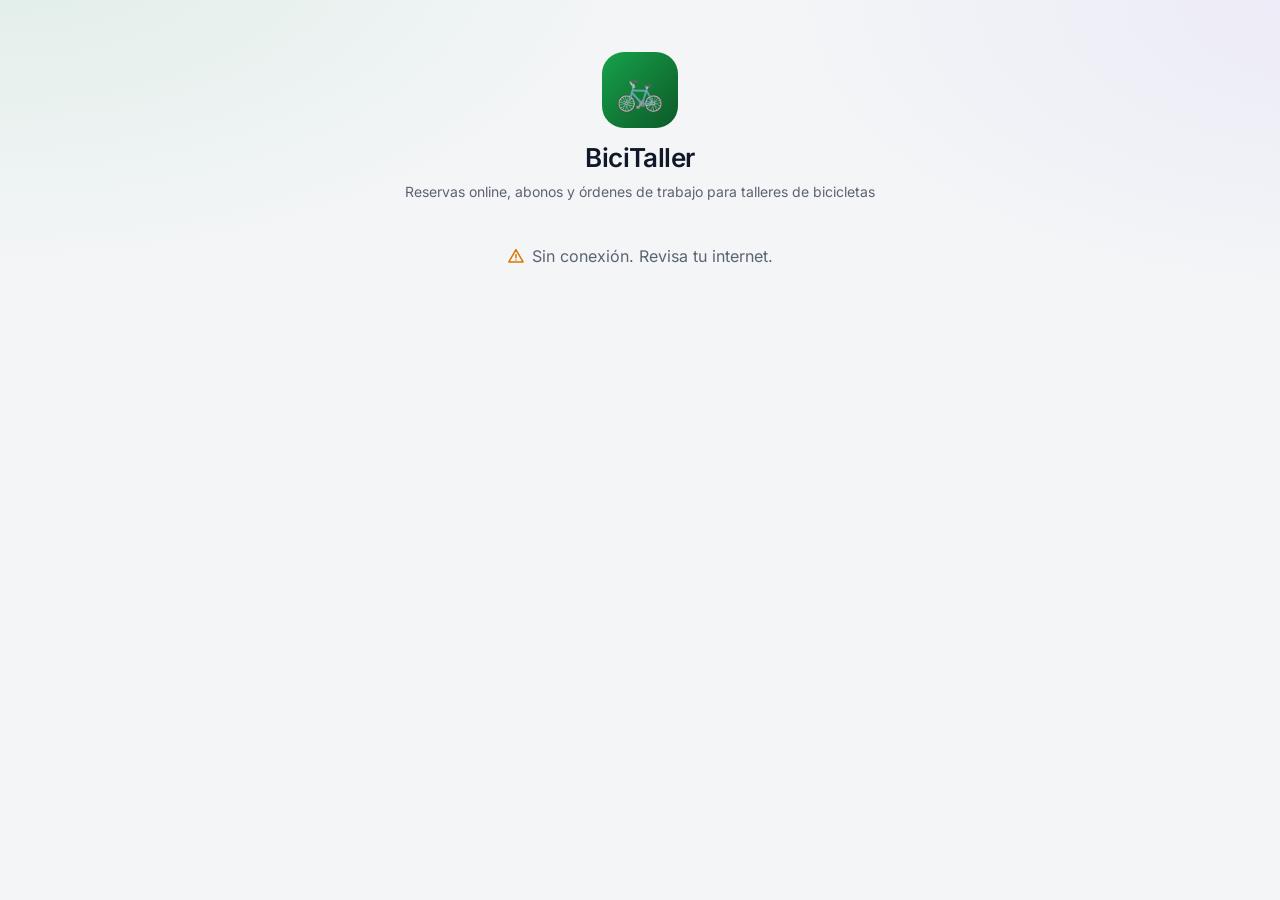
<file: n/index.html>
<!doctype html>
<html lang="es">
<head>
<meta charset="utf-8">
<meta name="viewport" content="width=device-width, initial-scale=1, viewport-fit=cover, interactive-widget=resizes-content">
<meta name="theme-color" content="#16a34a">
<title>Únete a BiciTaller</title>
<link rel="manifest" href="../manifest.webmanifest">
<link rel="icon" href="../icons/icon-192.png">
<link rel="apple-touch-icon" href="../icons/icon-192.png">
<link rel="stylesheet" href="../shared/vendor/bootstrap-utilities.min.css">
<link rel="stylesheet" href="../shared/app.css?v=2.2">
<link rel="stylesheet" href="../shared/tema.css">
<style>
  main { max-width: 520px; }
  .marca { text-align: center; margin: 4vh 0 16px; }
  .marca .logo { width: 76px; height: 76px; border-radius: 22px; margin: 0 auto 10px; display: grid; place-items: center; font-size: 40px;
    background: linear-gradient(135deg, var(--brand), color-mix(in srgb, var(--brand) 55%, #000)); color: #fff; }
  .marca h1 { margin: 0; font-size: 26px; letter-spacing: -.02em; }
  .elige { display: grid; gap: 10px; }
  .elige .opc { font-size: 16px; }
  .elige .opc .i { font-size: 30px; line-height: 1; }
</style>
<script src="../shared/equipos.js"></script>
<script src="../shared/seguro.js"></script>
<script src="../shared/carga.js"></script>
<script src="../shared/humano.js"></script>
</head>
<body>
<main>
  <div class="marca"><div class="logo">🚲</div><h1 id="nombreApp">BiciTaller</h1><p class="muted" style="margin:4px 0 0">Reservas online, abonos y órdenes de trabajo para talleres de bicicletas</p></div>
  <p class="empty" id="cargando">Cargando…</p>

  <div class="hidden" id="todo">
    <div class="aviso hidden" id="invita"></div>
    <div class="card hidden" id="sesion"></div>

    <div class="elige" id="elige">
      <button class="opc" type="button" id="bTaller"><span class="i">🔧</span><span class="grow"><b>Tengo un taller</b><small>Crea la cuenta de tu taller gratis y recibe reservas online.</small></span></button>
      <a class="btn opc" id="bCiclista" href="../d/"><span class="i">🚴</span><span class="grow"><b>Soy ciclista</b><small>Busca un taller cerca de ti, reserva tu hora y crea tu cuenta gratis.</small></span></a>
    </div>

    <div class="card hidden" id="cerrado"></div>

    <section class="card hidden" id="form">
      <h2>🔧 Crea la cuenta de tu taller</h2>
      <div id="gratis"></div>
      <div class="row">
        <div><label for="fTaller">Nombre del taller</label><input id="fTaller" maxlength="80" placeholder="Bici Sur"></div>
        <div><label for="fComuna">Comuna</label><input id="fComuna" maxlength="60" placeholder="Ñuñoa"></div>
      </div>
      <div class="row">
        <div><label for="fNom">Tu nombre</label><input id="fNom" maxlength="80" autocomplete="name"></div>
        <div><label for="fTel">WhatsApp</label><input id="fTel" inputmode="tel" maxlength="30" autocomplete="tel" placeholder="+56 9 1234 5678"></div>
      </div>
      <label for="fEmail">Correo</label><input id="fEmail" type="email" autocomplete="email">
      <label for="fPass">Contraseña (mínimo 6)</label><input id="fPass" type="password" autocomplete="new-password">
      <label class="check"><input type="checkbox" id="fAcepto"> <span id="terminos" class="sub"></span></label>
      <div class="btns"><button class="ghost" type="button" id="bVolver">Volver</button><button type="button" id="bCrear">Crear mi taller gratis</button></div>
      <p class="err" id="fErr"></p>
    </section>

    <p class="sub" style="text-align:center">¿Ya tienes cuenta? <a href="../index.html">Inicia sesión</a></p>
  </div>
</main>
<script src="../shared/config.js?v=2.2"></script>
<script src="../shared/vendor/supabase.js"></script>
<script src="../shared/app.js?v=2.2"></script>
<script>
(async function () {
  'use strict';
  const { $, esc } = App;
  App.registrarSW();
  const ref = (new URLSearchParams(location.search).get('ref') || '').trim().toLowerCase();
  const pub = await App.cargarPublica();
  App.colorApp();
  let info;
  try { info = await App.rpc('registro_info', { p_ref: ref || null }); } catch (e) { $('cargando').textContent = '⚠️ ' + e.message; return; }
  if (pub.textos.app_nombre) { $('nombreApp').textContent = pub.textos.app_nombre; document.title = 'Únete a ' + pub.textos.app_nombre; }
  $('terminos').textContent = App.txt('terminos') || 'Acepto los términos de uso';
  const plan = (pub.planes || {}).taller_free;
  $('gratis').innerHTML = '<div class="aviso"><div class="grow"><b>Gratis para siempre' + (info.dias_regalo ? ' + 🎁 ' + info.dias_regalo + ' días de Premium de regalo' : info.prueba ? ' · 🎁 prueba Premium gratis cuando quieras' : '') + '</b>' +
    (plan ? '<div class="sub">' + esc(plan.beneficios.join(' · ')) + '</div>' : '') + '</div></div>';
  if (info.ref) {
    App.tema(info.ref.color);
    $('invita').innerHTML = '<div class="grow">🤝 <b>' + esc(info.ref.nombre) + '</b> te invitó a BiciTaller.</div>';
    $('invita').classList.remove('hidden');
  }
  $('cargando').classList.add('hidden'); $('todo').classList.remove('hidden');

  // Con sesión abierta no se crea otra cuenta (se cambiaría la sesión).
  let yo = null;
  try { yo = await App.refrescar(); } catch (e) { yo = null; }
  if (yo) {
    $('sesion').innerHTML = '<p class="muted" style="margin-top:0">Tienes la sesión de <b>' + esc(yo.nombre || yo.email) + '</b> abierta. Para crear otra cuenta, cierra sesión primero.</p>' +
      '<div class="btns"><a class="btn" href="../' + App.destino(yo) + '">Ir a mi app</a><button class="ghost" id="bSalir" type="button">Cerrar sesión</button></div>';
    $('sesion').classList.remove('hidden');
    $('bSalir').onclick = async () => { try { await App.sb.auth.signOut(); } catch (e) { /* sin red */ } localStorage.removeItem('bt:cuenta'); location.reload(); };
  }

  const ver = (form) => { $('elige').classList.toggle('hidden', form); $('form').classList.toggle('hidden', !form); if (form) $('fTaller').focus(); };
  $('bTaller').onclick = () => {
    if (yo) { App.toast('Cierra sesión para crear la cuenta de un taller'); return; }
    if (!info.abierto) {
      const sop = (pub.config || {}).soporte_whatsapp;
      $('cerrado').innerHTML = '<p style="margin:0">Por ahora creamos las cuentas de los talleres nosotros. ' +
        (sop ? '<a target="_blank" rel="noopener" href="' + App.wa(sop, 'Hola 👋 Tengo un taller de bicicletas y quiero usar BiciTaller.') + '">Escríbenos por WhatsApp</a> y te la creamos.' : 'Escríbenos y te la creamos.') + '</p>';
      $('cerrado').classList.remove('hidden');
      return;
    }
    ver(true);
  };
  $('bVolver').onclick = () => ver(false);
  if (location.hash === '#taller') $('bTaller').click();

  $('bCrear').onclick = async () => {
    const b = $('bCrear'); $('fErr').textContent = '';
    const d = { taller: $('fTaller').value.trim(), comuna: $('fComuna').value.trim(), nombre: $('fNom').value.trim(), tel: $('fTel').value.trim(),
      email: $('fEmail').value.trim(), pass: $('fPass').value };
    if (!d.taller) { $('fErr').textContent = 'Escribe el nombre de tu taller'; return; }
    if (!d.nombre || App.telNorm(d.tel).length < 11) { $('fErr').textContent = 'Escribe tu nombre y tu WhatsApp (ej.: +56 9 1234 5678)'; return; }
    if (!/^[^@\s]+@[^@\s]+\.[^@\s]+$/.test(d.email)) { $('fErr').textContent = 'Escribe un correo válido'; return; }
    if (d.pass.length < 6) { $('fErr').textContent = 'La contraseña debe tener al menos 6 caracteres'; return; }
    if (!$('fAcepto').checked) { $('fErr').textContent = 'Acepta los términos para continuar'; return; }
    b.disabled = true; b.textContent = 'Creando…';
    const { data, error } = await App.sb.auth.signUp({ email: d.email, password: d.pass,
      options: { data: { rol: 'taller', taller_nombre: d.taller, comuna: d.comuna, nombre: d.nombre, telefono: d.tel, ref: info.ref ? info.ref.slug : '' },
        emailRedirectTo: App.ROOT + 'taller/' } });
    b.disabled = false; b.textContent = 'Crear mi taller gratis';
    if (error) { $('fErr').textContent = App.friendly(error); return; }
    if (data.session) { location.href = '../taller/'; return; }
    App.modal('<h2>📧 Revisa tu correo</h2><p>Te enviamos un enlace para confirmar tu cuenta. Después entra con tu correo y contraseña.</p><div class="btns"><a class="btn" href="../index.html">Ir a iniciar sesión</a></div>');
  };
  App.pie();
})();
</script>
<script src="../shared/iconos.js"></script>
<script src="../shared/instalar.js"></script>
<script src="../shared/barra.js"></script>
<script src="../shared/auto.js"></script>
<script src="../shared/fotos.js"></script>
<script src="../shared/voz.js"></script>
<script src="../shared/respaldo.js"></script>
<script src="../shared/pagos.js"></script>
<script src="../shared/verificar.js"></script>
<script src="../shared/premium.js"></script>
<script src="../shared/ayuda.js"></script>
<script src="../shared/datos.js"></script>
<script src="../shared/vitrina.js"></script>
<script src="../shared/ui.js"></script>
<script src="../shared/filtro.js"></script>
</body>
</html>
</file>
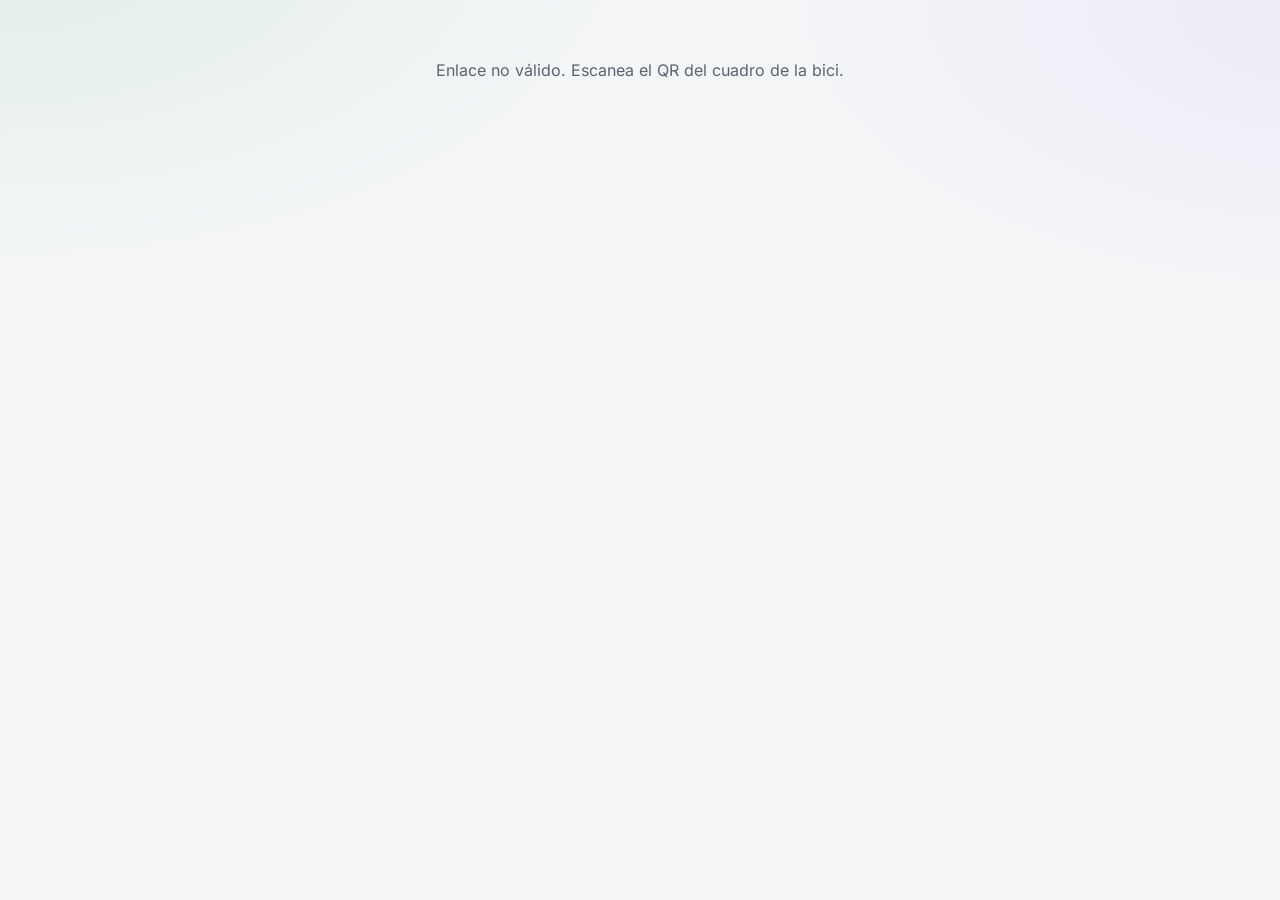
<file: p/index.html>
<!doctype html>
<html lang="es">
<head>
<meta charset="utf-8">
<meta name="viewport" content="width=device-width, initial-scale=1, viewport-fit=cover, interactive-widget=resizes-content">
<meta name="theme-color" content="#16a34a">
<title>Pasaporte de la bici</title>
<link rel="manifest" href="../manifest.webmanifest">
<link rel="icon" href="../icons/icon-192.png">
<link rel="stylesheet" href="../shared/vendor/bootstrap-utilities.min.css">
<link rel="stylesheet" href="../shared/app.css?v=2.2">
<link rel="stylesheet" href="../shared/tema.css">
<style>
  .p-robada { background: var(--cfx-bad, #dc2626); color: #fff; border-radius: 14px; padding: 14px; font-weight: 800; text-align: center; }
  .p-robada .sub { color: #fff; opacity: .9; font-weight: 400; }
</style>
<script src="../shared/equipos.js"></script>
<script src="../shared/seguro.js"></script>
<script src="../shared/carga.js"></script>
<script src="../shared/humano.js"></script>
</head>
<body>
<main>
  <p class="empty" id="cargando">Cargando…</p>
  <div class="hidden" id="todo">
    <div class="card">
      <div class="sub">🪪 Pasaporte de la bici</div>
      <h1 id="tit" style="margin:4px 0"></h1>
      <div class="sub" id="datos"></div>
      <div id="estado" style="margin-top:12px"></div>
      <div class="btns" id="acc"></div>
    </div>
    <div class="card hidden" id="cUbi">
      <h2>📍 Verificar esta bici</h2>
      <p class="sub" style="margin-top:0" id="uTxt">Comparte tu ubicación para verificarla. Si la bici tiene un aviso de su dueño, él y su taller reciben dónde está. Se borra a los 30 días.</p>
      <div class="btns"><button type="button" id="bUbi">📍 Compartir ubicación</button></div>
    </div>
    <div class="card hidden" id="cDueno">
      <h2>🔐 Eres el dueño</h2>
      <p class="sub" style="margin-top:0" id="dTxt"></p>
      <label class="hidden" id="lSil" style="display:flex;gap:8px;align-items:flex-start;font-weight:400"><input type="checkbox" id="cSil" checked style="width:auto;flex:none;margin-top:3px">
        <span>🕵️ Rastreo silencioso: quien la escanee no ve el aviso de robo (así no sospecha) y te llega su ubicación.</span></label>
      <div class="btns"><button type="button" id="bRobo"></button></div>
    </div>
    <div class="card hidden" id="cRas">
      <h2>📍 Dónde está</h2>
      <div id="ras"></div>
      <div class="btns"><button type="button" class="alt" id="bConst">📄 Constancia para Carabineros</button></div>
    </div>
    <div class="card hidden" id="cHist">
      <h2>🔧 Historial de mantenciones</h2>
      <p class="sub" style="margin-top:0">🔐 Solo lo ves tú (y tu taller).</p>
      <ul class="list" id="hist"></ul>
    </div>
    <div class="card">
      <div class="hero"><div class="logo" id="logo"></div><div class="grow"><b id="tNom"></b><div class="sub" id="tDir"></div></div></div>
      <div class="btns"><a class="btn ghost" id="tVer" href="#">🚲 Ver el taller</a></div>
    </div>
  </div>
</main>
<script src="../shared/config.js?v=2.2"></script>
<script src="../shared/vendor/supabase.js"></script>
<script src="../shared/app.js?v=2.2"></script>
<script>
(async function () {
  'use strict';
  // G59f 🪪 Pasaporte público de la bici (lo abre el QR del cuadro): historial y si está reportada como robada.
  // Con &c=clave (link que el taller le manda al dueño) el dueño reporta 🚨 robo o ✅ recuperada.
  const { $, esc } = App;
  App.registrarSW();
  const qs = new URLSearchParams(location.search), token = qs.get('t') || '', clave = qs.get('c') || '';
  if (token.length < 20) { $('cargando').textContent = 'Enlace no válido. Escanea el QR del cuadro de la bici.'; return; }
  await App.cargarPublica();
  let b;
  const cargar = async () => {
    try { b = await App.rpc('pasaporte_ver', { p_token: token, p_clave: clave }); } catch (e) { $('cargando').textContent = '⚠️ ' + e.message; return; }
    if (!b) { $('cargando').textContent = 'Este pasaporte ya no está activo.'; return; }
    pintar();
  };
  const pintar = () => {
    const t = b.taller;
    document.title = 'Pasaporte · ' + b.bici;
    App.tema(t.color);
    $('tit').textContent = b.bici;
    $('datos').textContent = [b.color && 'Color ' + b.color, b.serie && 'Nº de serie ' + b.serie, b.dueno && 'Dueño: ' + b.dueno].filter(Boolean).join(' · ');
    $('estado').innerHTML = b.robada
      ? '<div class="p-robada">🚨 REPORTADA COMO ROBADA' + (b.robada_at ? '<div class="sub">el ' + esc(App.fLarga(b.robada_at.slice(0, 10))) + '</div>' : '') + (b.robada_nota ? '<div class="sub">' + esc(b.robada_nota) + '</div>' : '') + '</div>' +
        '<p class="sub">¿La viste o te la quieren vender? No la compres y avisa al taller.</p>'
      : '<div class="aviso" style="display:block">✅ Sin reporte de robo · bici registrada</div>' + (b.es_dueno ? '' : '<p class="sub">🪪 Este QR es de seguridad: si su dueño la reporta, sirve para encontrarla.</p>');
    $('acc').innerHTML = b.robada && t.telefono && !b.es_dueno ? '<a class="btn danger" target="_blank" rel="noopener" href="' + App.wa(t.telefono, 'Hola ' + t.nombre + ' 👋 Vi la ' + b.bici +
      ' que está reportada como robada (pasaporte ' + location.href.split('?')[0] + '?t=' + token + '). Está en: ') + '">📲 La vi: avisar al taller</a>' : '';
    $('cDueno').classList.toggle('hidden', !b.es_dueno);
    $('cUbi').classList.toggle('hidden', !!b.es_dueno || !b.rastrear);  // G91: sin reporte el QR no rastrea
    $('cHist').classList.toggle('hidden', !b.es_dueno);
    $('cRas').classList.toggle('hidden', !(b.es_dueno && (b.robada || (b.rastros || []).length)));
    if (b.es_dueno) {
      $('dTxt').textContent = b.robada ? (b.silencio ? '🕵️ Rastreo silencioso activo: quien la escanee no ve el aviso. ' : '') + 'Si ya la recuperaste, quita el aviso.'
        : 'Si te la roban, repórtala: cuando alguien escanee el QR te avisamos a ti y al taller, con su ubicación.';
      $('lSil').classList.toggle('hidden', !!b.robada); $('lSil').style.display = b.robada ? 'none' : 'flex';
      $('ras').innerHTML = App.rastros(b.rastros); App.mapas($('ras'));
      $('bRobo').textContent = b.robada ? '✅ La recuperé' : '🚨 Me la robaron';
      $('bRobo').className = b.robada ? 'okb' : 'danger';
    }
    $('hist').innerHTML = b.historial.length ? b.historial.map((h) => '<li><div class="grow"><b>' + esc(App.fCorta(h.fecha)) + '</b> · ' + esc(h.servicio) +
      (h.trabajos.length ? '<div class="sub">' + esc(h.trabajos.join(', ')) + '</div>' : '') + '</div></li>').join('') : '<li class="muted">Todavía sin mantenciones registradas.</li>';
    App.pintarLogo($('logo'), t);
    $('tNom').textContent = t.nombre;
    $('tDir').textContent = [t.direccion, t.comuna].filter(Boolean).join(', ');
    $('tVer').href = '../t/?s=' + encodeURIComponent(t.slug);
    $('cargando').classList.add('hidden'); $('todo').classList.remove('hidden');
  };
  $('bConst').onclick = () => App.constancia(b, b.taller);  // G91 📄 con cada punto y hora (imprimir o PDF)
  $('bRobo').onclick = async () => {
    const D = window.CFX_DIALOGO;
    let nota = '';
    if (!b.robada) {
      nota = D ? await D.pedir('🚨 ¿Dónde y cuándo te la robaron? (lo verá quien escanee el QR)', '') : '';
      if (nota === null) return;
    } else if (D && !await D.confirmar('¿Recuperaste tu ' + b.bici + '? Se quita el aviso de robo.')) return;
    $('bRobo').disabled = true;
    try {
      const x = await App.rpc('pasaporte_reportar', { p_token: token, p_clave: clave, p_robada: !b.robada, p_nota: nota || '', p_silencio: $('cSil').checked });
      if (!x.ok) throw new Error(x.error);
      App.toast(b.robada ? '✅ Aviso de robo quitado' : '🚨 Reportada: le avisamos al taller');
      await cargar();
    } catch (e) { App.toast(e.message); }
    $('bRobo').disabled = false;
  };
  await cargar();
  App.pie();
  if (!b) return;
  // G86 📍 Dueño: mientras está robada, la ubicación se actualiza sola (cada 15 s, con la página a la vista).
  if (b.es_dueno) {
    setInterval(async () => {
      if (document.hidden || !b.robada || document.querySelector('dialog[open]')) return;
      try { const x = await App.rpc('pasaporte_ver', { p_token: token, p_clave: clave }); if (x) { b = x; $('ras').innerHTML = App.rastros(b.rastros); App.mapas($('ras')); $('cRas').classList.remove('hidden'); } } catch (e) { /* sin señal: reintenta */ }
    }, 15000);
    return;
  }
  if (!b.rastrear) return;  // G91: solo con la bici reportada se pide la ubicación
  // G86 📍 Quien escanea: el navegador le pide la ubicación y se manda mientras tenga la página abierta (máx. 2 h).
  // La base solo la guarda si la bici está reportada como robada, y responde siempre igual.
  let ses = ''; try { ses = sessionStorage.getItem('bt-ras') || ''; } catch (e) { ses = ''; }
  if (!/^[a-f0-9]{32}$/.test(ses)) { ses = [...crypto.getRandomValues(new Uint8Array(16))].map((x) => x.toString(16).padStart(2, '0')).join(''); try { sessionStorage.setItem('bt-ras', ses); } catch (e) { /* modo privado */ } }
  const manda = (c) => App.rpc('pasaporte_rastro', Object.assign({ p_token: token, p_sesion: ses }, c ? { p_lat: c.latitude, p_lng: c.longitude, p_prec: Math.min(Math.round(c.accuracy || 0), 100000) } : {})).catch(() => {});
  let ult = 0, ultC = null, visto = false, wid = null;
  const inicio = Date.now();
  const metros = (a, c) => { const R = 6371000, k = Math.PI / 180, x = (c.longitude - a.longitude) * k * Math.cos((a.latitude + c.latitude) * k / 2), y = (c.latitude - a.latitude) * k; return Math.sqrt(x * x + y * y) * R; };
  const llega = (pos) => {
    const c = pos.coords, t = Date.now();
    if (t - inicio > 2 * 3600 * 1000) { if (wid !== null) navigator.geolocation.clearWatch(wid); return; }
    if (!visto) { visto = true; $('uTxt').textContent = '✅ Listo, gracias. Ubicación compartida.'; $('bUbi').classList.add('hidden'); }
    if (ultC && t - ult < 60000 && (t - ult < 8000 || metros(ultC, c) < 15)) return;
    ult = t; ultC = c; manda(c);
  };
  const falla = () => { if (!visto) $('uTxt').textContent = 'No pudimos ver tu ubicación. Actívala y toca el botón para verificar la bici.'; };
  const pedir = () => {
    if (!navigator.geolocation) { falla(); return; }
    if (wid !== null) navigator.geolocation.clearWatch(wid);
    wid = navigator.geolocation.watchPosition(llega, falla, { enableHighAccuracy: true, maximumAge: 5000, timeout: 30000 });
  };
  $('bUbi').onclick = pedir;
  pedir();
  setTimeout(() => { if (!visto) manda(null); }, 6000);  // sin ubicación todavía: al menos "la escanearon"
  document.addEventListener('visibilitychange', () => { if (!document.hidden && visto) pedir(); });
})();
</script>
<script src="../shared/iconos.js"></script>
<script src="../shared/instalar.js"></script>
<script src="../shared/barra.js"></script>
<script src="../shared/auto.js"></script>
<script src="../shared/fotos.js"></script>
<script src="../shared/voz.js"></script>
<script src="../shared/respaldo.js"></script>
<script src="../shared/pagos.js"></script>
<script src="../shared/verificar.js"></script>
<script src="../shared/premium.js"></script>
<script src="../shared/ayuda.js"></script>
<script src="../shared/datos.js"></script>
<script src="../shared/vitrina.js"></script>
<script src="../shared/ui.js"></script>
<script src="../shared/filtro.js"></script>
</body>
</html>
</file>
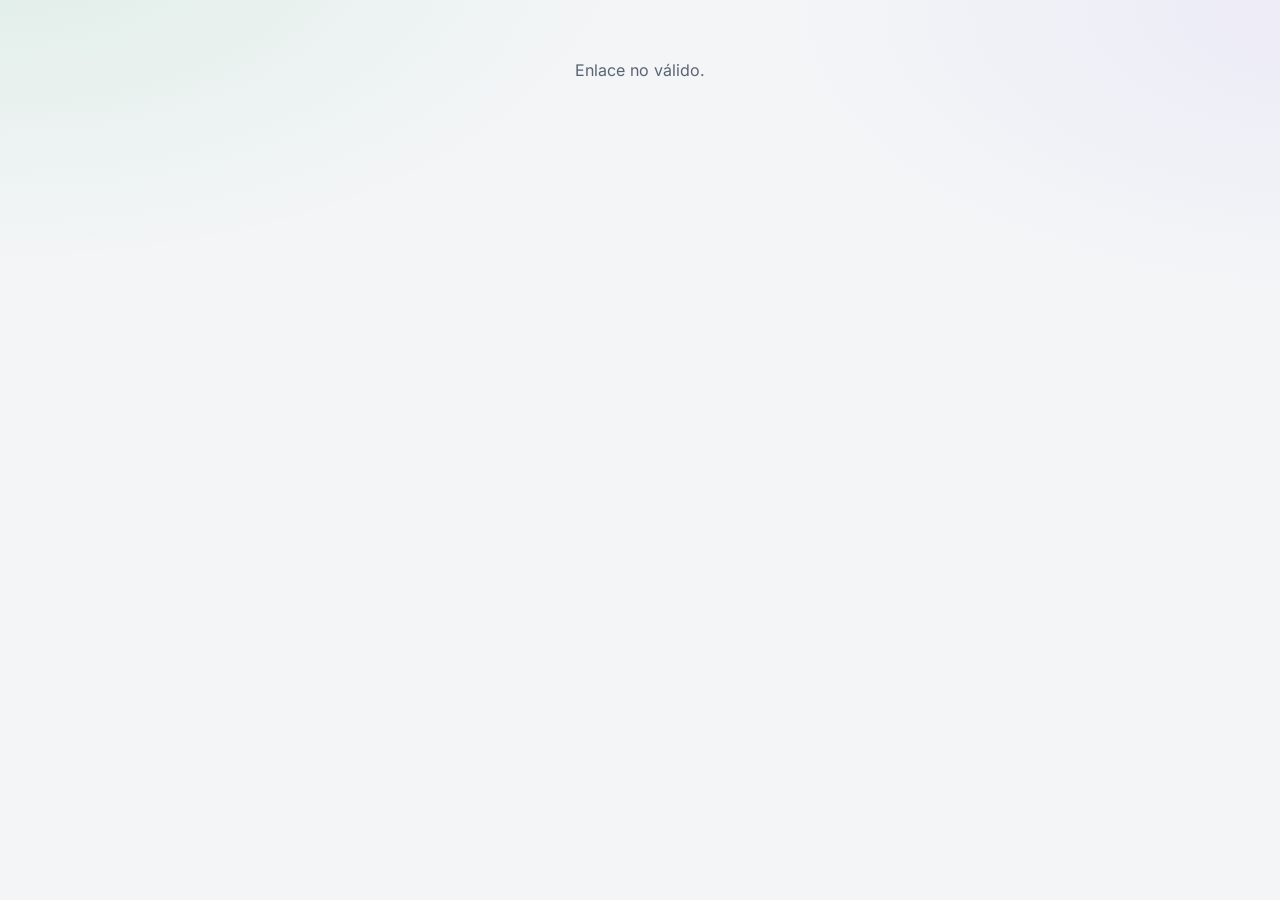
<file: r/index.html>
<!doctype html>
<html lang="es">
<head>
<meta charset="utf-8">
<meta name="viewport" content="width=device-width, initial-scale=1, viewport-fit=cover, interactive-widget=resizes-content">
<meta name="theme-color" content="#16a34a">
<title>Mi reserva</title>
<link rel="manifest" href="../manifest.webmanifest">
<link rel="icon" href="../icons/icon-192.png">
<link rel="stylesheet" href="../shared/vendor/bootstrap-utilities.min.css">
<link rel="stylesheet" href="../shared/app.css?v=2.2">
<link rel="stylesheet" href="../shared/tema.css">
<style>
  .estrellas-in { display: flex; gap: 6px; font-size: 34px; }
  .estrellas-in button { background: none; color: var(--line); padding: 0 2px; font-size: 34px; }
  .estrellas-in button.on { color: var(--gold); }
  table { width: 100%; border-collapse: collapse; font-size: 15px; }
  td { padding: 7px 0; border-bottom: 1px solid var(--line); }
  td.r { text-align: right; white-space: nowrap; font-variant-numeric: tabular-nums; padding-left: 10px; }
  tr.tot td { border: 0; font-weight: 800; }
  tr.sub2 td { border: 0; color: var(--muted); padding: 2px 0; }
  .prev img { max-height: 260px; width: auto; display: block; margin: 10px auto 0; border-radius: 12px; border: 1px solid var(--line); }
  .check { display: grid; grid-template-columns: repeat(auto-fill, minmax(130px, 1fr)); gap: 6px; }
  .check .ck { background: var(--field); border: 1px solid var(--line); border-radius: 10px; padding: 8px 10px; font-size: 14px; display: flex; justify-content: space-between; gap: 6px; }
  .check .ck.cambio { border-color: var(--bad); } .check .ck.ajuste { border-color: var(--warn); }
  .pres .pi { border: 1px solid var(--line); border-radius: 12px; padding: 10px; margin-bottom: 8px; }
  .pres .pi .fila { display: flex; justify-content: space-between; gap: 8px; }
  .pres .pi img.fdi { display: block; width: 100%; max-height: 220px; object-fit: cover; border-radius: 10px; margin-top: 8px; cursor: zoom-in; background: var(--line); min-height: 60px; }
  .pres .pi .sn { display: flex; gap: 6px; margin-top: 8px; } .pres .pi .sn button { flex: 1; min-height: 42px; }
  .pres .pi .sn button.on { outline: 3px solid var(--brand); }
  tr.no td { text-decoration: line-through; opacity: .6; }
  .fotos { display: grid; grid-template-columns: repeat(auto-fill, minmax(130px, 1fr)); gap: 8px; }
  .fotos figure { margin: 0; } .fotos figcaption { font-size: 12px; color: var(--muted); margin-top: 2px; }
  .fotos img { width: 100%; aspect-ratio: 4 / 3; object-fit: cover; border-radius: 10px; border: 1px solid var(--line); cursor: pointer; }
</style>
<script src="../shared/equipos.js"></script>
<script src="../shared/seguro.js"></script>
<script src="../shared/carga.js"></script>
<script src="../shared/humano.js"></script>
</head>
<body>
<main>
  <p class="empty" id="cargando">Cargando…</p>
  <div class="hidden" id="todo">
    <div class="card">
      <div class="hero"><div class="logo" id="logo"></div><div class="grow"><b id="taller" style="font-size:18px"></b><div class="sub" id="dir"></div></div></div>
    </div>
    <div class="card">
      <div style="display:flex;justify-content:space-between;gap:10px;align-items:flex-start;flex-wrap:wrap">
        <div><div class="sub">Tu reserva</div><h2 style="margin:2px 0 0" id="cuando"></h2><div class="muted" id="queServ"></div></div>
        <span class="pill" id="estado"></span>
      </div>
      <div id="bloque" style="margin-top:12px"></div>
    </div>
    <div class="card hidden" id="cPas"><h2>🪪 Pasaporte de tu bici</h2><p class="sub" style="margin-top:0">Su historial de mantenciones y, si te la roban, la reportas en 1 toque.</p><div class="btns"><a class="btn" id="pasLink" href="#">🪪 Ver mi pasaporte</a></div></div>
    <div class="card hidden" id="cPlan"><h2>🔁 Tu plan de mantención</h2><p class="sub" style="margin-top:0" id="planTxt"></p></div>
    <div class="card hidden" id="cGar"><h2>🛡️ Tu garantía</h2><p class="sub" style="margin-top:0" id="garTxt"></p><div class="btns"><a class="btn" id="garLink" href="#">🛡️ Ver mi garantía</a></div></div>
    <div class="card hidden" id="cDom"><h2>🏠 Visita a domicilio</h2><p style="margin:0" id="domDir"></p><p class="sub" id="domRef"></p><div class="aviso hidden" id="domCamino" style="margin-top:8px"><div class="grow">🚐 <b>¡Vamos en camino!</b></div></div></div>
    <div class="card hidden pres" id="cPres"><h2>🧾 Aprueba tu presupuesto</h2><p class="sub" style="margin-top:0">Elige Sí o No en cada arreglo. Solo se cobra lo que apruebes.</p>
      <div id="presItems"></div><p style="margin:10px 0">Total aprobado: <b id="presTot"></b></p><button type="button" id="presEnviar" style="width:100%">Enviar respuesta</button></div>
    <div class="card hidden" id="cTrabajo"><h2>🔧 Tu bici</h2><ul class="tl" id="tl"></ul><div id="detalle"></div></div>
    <div class="card hidden" id="cCheck"><h2>🧾 Revisión de tu bici</h2><div class="check" id="check"></div></div>
    <div class="card hidden" id="cFotos"><h2>📸 Fotos de tu bici</h2><div id="fotos"></div></div>
    <div class="card hidden" id="cCalif"></div>
    <div class="btns">
      <a class="btn alt hidden" id="bWsp" target="_blank" rel="noopener">📲 Escribir al taller</a>
      <a class="btn ghost" id="bOtra">📅 Otra reserva</a>
    </div>
    <p class="sub" style="text-align:center;margin-top:14px">Guarda este enlace: aquí ves, cancelas o reagendas tu reserva.</p>
  </div>
</main>
<script src="../shared/config.js?v=2.2"></script>
<script src="../shared/vendor/supabase.js"></script>
<script src="../shared/app.js?v=2.2"></script>
<script>
(async function () {
  'use strict';
  const { $, esc, plata } = App;
  App.registrarSW();
  const token = new URLSearchParams(location.search).get('t') || '';
  if (token.length < 20) { $('cargando').textContent = 'Enlace no válido.'; return; }
  await App.cargarPublica();
  const ESTADO = {
    por_pagar: ['💳 Falta pagar el abono', 'warn'], en_revision: ['🧾 Comprobante en revisión', 'info'], confirmada: ['✅ Confirmada', 'ok'],
    recibida: ['🚲 Bici recibida', 'info'], en_reparacion: ['🔧 En reparación', 'info'], esperando_repuesto: ['📦 Esperando repuesto', 'warn'],
    lista: ['✅ ¡Lista para retirar!', 'ok'], completada: ['🎉 Completada', 'ok'], no_asistio: ['🚫 No asististe', 'bad'],
    rechazada: ['❌ Comprobante rechazado', 'bad'], expirada: ['⌛ Tiempo de pago vencido', 'bad'], cancelada: ['❌ Cancelada', 'bad']
  };
  const PASOS = [['confirmada', '✅ Confirmada'], ['recibida', '🚲 Recibida en el taller'], ['en_reparacion', '🔧 En reparación'], ['lista', '✅ Lista para retirar'], ['completada', '🎉 Entregada']];
  const ORDEN = { confirmada: 0, recibida: 1, en_reparacion: 2, esperando_repuesto: 2, lista: 3, completada: 4 };
  let r = null, reloj = null, sondeo = null, imagen = null, fotosN = -1; const FOTOS = {};

  let resp = {};  // G59 respuestas del presupuesto (posición del ítem → si/no)
  async function cargar() {
    // G98 ⚡ reserva_mp_revisar = reserva_ver + (si abrió Mercado Pago y espera el abono) pregunta a Mercado Pago.
    try { r = await App.rpc('reserva_mp_revisar', { p_token: token }); } catch (e) { $('cargando').textContent = '⚠️ ' + e.message; return; }
    if (!r) { $('cargando').textContent = 'No encontramos esta reserva.'; return; }
    pintar();
  }
  function pintar() {
    const t = r.taller;
    App.tema(t.color); App.pintarLogo($('logo'), t);
    document.title = 'Mi reserva · ' + t.nombre;
    $('taller').textContent = t.nombre;
    $('dir').textContent = [t.direccion, t.comuna].filter(Boolean).join(', ');
    $('cuando').textContent = App.fLarga(r.fecha) + ' · ' + r.hora;
    $('queServ').textContent = [r.servicio, r.bici].filter(Boolean).join(' · ');
    if (r.entrega_estimada && !['completada', 'cancelada', 'rechazada', 'expirada'].includes(r.estado)) $('queServ').textContent += ' · 📦 entrega estimada ' + App.fCorta(r.entrega_estimada);
    const e = ESTADO[r.estado] || [r.estado, ''];
    $('estado').textContent = e[0]; $('estado').className = 'pill ' + e[1];
    $('bWsp').classList.toggle('hidden', !t.telefono);
    if (t.telefono) $('bWsp').href = App.wa(t.telefono, 'Hola 👋 Soy ' + r.nombre + ', tengo reserva el ' + App.fLarga(r.fecha) + ' a las ' + r.hora + '.');
    $('bOtra').href = '../t/?s=' + encodeURIComponent(t.slug);
    clearInterval(reloj); clearInterval(sondeo);
    const b = $('bloque');
    const pol = App.txt('reserva_politica', { devolucion: r.minutos_devolucion, horas: r.horas_cancelacion });

    if (r.estado === 'por_pagar') {
      b.innerHTML = '<div class="aviso warn"><div class="grow">⏳ Te quedan <span class="cuenta-atras" id="cr">--:--</span> para pagar y subir el comprobante. Si no, la hora se libera.</div></div>' +
        '<p style="margin:0 0 8px">' + esc(App.txt('reserva_pago', { minutos: (App.publica.config || {}).minutos_pago || 30 })) + '</p>' +
        '<div class="stats" style="grid-template-columns:1fr"><div class="card"><span>Abono (se descuenta del total)</span><b>' + plata(r.abono_monto) + '</b></div></div>' +
        (r.mp ? ((r.medios || { mp: true }).mp ? '<button class="block" data-mp="mp">⚡ Pagar ' + plata(r.abono_monto) + ' con Mercado Pago</button>' : '') +
          ((r.medios || {}).flow ? '<button class="block" data-mp="flow">💳 Pagar ' + plata(r.abono_monto) + ' con Webpay</button>' : '') + '<p class="muted" style="margin:4px 0 10px;text-align:center;font-size:13px">Se confirma solo: sin comprobante.</p>' : '') +
        (r.pagar_url ? '<a class="btn block' + (r.mp ? ' alt' : '') + '" target="_blank" rel="noopener" id="bPagar" href="' + esc(r.pagar_url) + '">1️⃣ Pagar abono ' + (r.mp ? 'con el link' : 'en Mercado Pago') + '</a>' : '') +
        (r.pagar_banco ? '<p style="margin:10px 0 0">🏦 <b>' + (r.pagar_url ? 'O transfiere ' : '1️⃣ Transfiere ') + plata(r.abono_monto) + ':</b></p><p class="muted" style="white-space:pre-line;margin:4px 0 6px">' + esc(r.pagar_banco) + '</p>' +
          '<button type="button" class="alt small" data-cfx-copiar="' + esc(r.pagar_banco) + '">📋 Copiar datos</button>' : '') +  // G128 c
        '<label for="fComp" class="btn alt block" style="margin-top:10px;color:var(--brand)">' + (r.pagar_url || r.pagar_banco ? '2️⃣ Subir foto del comprobante' : '¿Pagaste de otra forma? Sube el comprobante') + '</label>' +
        '<input type="file" id="fComp" accept="image/*" class="hidden">' +
        '<div class="prev" id="prev"></div><button class="block hidden" id="bEnviar" style="margin-top:10px">Enviar comprobante</button><p class="err" id="cErr"></p>' +
        '<div class="btns"><button class="danger small" id="bCancelar">Cancelar reserva</button></div>';
      const fin = new Date(r.expira_at).getTime();
      const tic = () => {
        const s = Math.max(0, Math.round((fin - Date.now()) / 1000));
        const el = $('cr'); if (el) el.textContent = Math.floor(s / 60) + ':' + String(s % 60).padStart(2, '0');
        if (!s) { clearInterval(reloj); cargar(); }
      };
      tic(); reloj = setInterval(tic, 1000);
      document.querySelectorAll('[data-mp]').forEach((bt) => { bt.onclick = async () => {
        bt.disabled = true; $('cErr').textContent = '';
        try {
          const x = await App.rpc('reserva_mp_pagar', { p_token: token, p_volver: location.origin + location.pathname + '?t=' + encodeURIComponent(token) + '&mp=1', ...(bt.dataset.mp === 'flow' ? { p_medio: 'flow' } : {}) });
          if (!x || !x.ok) throw new Error((x && x.error) || 'No se pudo abrir el pago');
          location.href = x.url;
        } catch (err) { $('cErr').textContent = err.message; bt.disabled = false; }
      }; });
      // Volvió de Mercado Pago: revisa cada 8 s hasta que se confirme (el servidor también revisa cada 1 min).
      if (r.mp && new URLSearchParams(location.search).get('mp')) sondeo = setInterval(async () => {
        try { const n = await App.rpc('reserva_mp_revisar', { p_token: token }); if (n && n.estado !== r.estado) { r = n; pintar(); } } catch (e) { /* sin red */ }
      }, 8000);
      $('fComp').onchange = async (ev) => {
        const f = ev.target.files[0]; if (!f) return;
        $('cErr').textContent = '';
        try { imagen = await App.comprimirComprobante(f); $('prev').innerHTML = '<img alt="Comprobante" src="' + imagen + '">'; $('bEnviar').classList.remove('hidden'); }
        catch (err) { $('cErr').textContent = err.message; }
      };
      $('bEnviar').onclick = async () => {
        const bt = $('bEnviar'); bt.disabled = true; bt.textContent = 'Enviando…';
        try {
          const x = await App.rpc('reserva_comprobante', { p_token: token, p_imagen: imagen });
          if (!x.ok) throw new Error(x.error);
          App.sb.functions.invoke('servidor').catch(() => {});
          App.toast('🧾 Comprobante enviado'); cargar();
        } catch (err) { $('cErr').textContent = err.message; bt.disabled = false; bt.textContent = 'Enviar comprobante'; }
      };
    } else if (r.estado === 'en_revision') {
      b.innerHTML = '<div class="aviso"><div class="grow">🧾 Recibimos tu comprobante. El taller lo revisa y tu hora queda <b>apartada</b> mientras tanto. ' +
        'Esta página se actualiza sola.</div></div><div class="btns"><button class="danger small" id="bCancelar">Cancelar reserva</button></div>';
    } else if (r.estado === 'confirmada') {
      b.innerHTML = '<div class="aviso"><div class="grow">✅ ¡Listo! Te esperamos. Abono pagado: <b>' + plata(r.abono_monto) + '</b> (se descuenta del total).</div></div>' +
        '<p class="sub">' + esc(pol) + '</p><div class="btns">' + (r.reagendar ? '<button class="alt" id="bReagendar">🔁 Cambiar día u hora</button>' : '') +
        '<button class="danger" id="bCancelar">Cancelar</button></div>';
    } else if (r.estado === 'cancelada' && r.abono_estado === 'saldo') {
      b.innerHTML = '<div class="aviso"><div class="grow">💚 Tienes <b>' + plata(r.abono_monto) + ' de saldo a favor</b> hasta el ' + App.fLarga((r.saldo_hasta || '').slice(0, 10)) +
        '. Úsalo para reagendar cuando quieras.</div></div>' + (r.reagendar ? '<button class="block" id="bReagendar">📅 Reagendar con mi saldo</button>' : '');
    } else if (r.estado === 'cancelada') {
      b.innerHTML = '<p class="muted" style="margin:0">' + ({ devolver: '💸 Cancelaste a tiempo: el taller te devolverá el abono.', devuelto: '💸 El taller ya te devolvió el abono.',
        perdido: 'Cancelaste con menos de ' + r.horas_cancelacion + ' horas: el abono no se devuelve.' }[r.abono_estado] || 'Reserva cancelada.') + '</p>';
    } else if (r.estado === 'rechazada') {
      b.innerHTML = '<p class="muted" style="margin:0">El taller rechazó el comprobante' + (r.motivo ? ': <b>' + esc(r.motivo) + '</b>' : '') + '. Puedes reservar de nuevo o escribirle.</p>';
    } else if (r.estado === 'expirada') {
      b.innerHTML = '<p class="muted" style="margin:0">Se acabó el tiempo para pagar y la hora se liberó. Puedes reservar de nuevo.</p>';
    } else if (r.estado === 'no_asistio') {
      b.innerHTML = '<p class="muted" style="margin:0">No llegaste a tu hora, así que el abono no se devuelve.</p>';
    } else b.innerHTML = '';

    // Trabajo: línea de tiempo y detalle
    const enTrabajo = r.estado in ORDEN;
    $('cTrabajo').classList.toggle('hidden', !enTrabajo || r.estado === 'confirmada');
    if (enTrabajo) {
      const n = ORDEN[r.estado], cuando = {};
      r.historial.forEach((h) => { cuando[h.estado] = h.at; });
      $('tl').innerHTML = PASOS.map((p, i) => '<li class="' + (i <= n ? 'ok' : '') + '">' + p[1] + (i === n && r.estado === 'esperando_repuesto' ? ' · 📦 esperando repuesto' : '') +
        (cuando[p[0]] && i <= n ? '<div class="sub">' + App.fHora(cuando[p[0]]) + '</div>' : '') + '</li>').join('');
      const items = r.items || [];
      const abonoAplica = ['pagado', 'aplicado'].includes(r.abono_estado) ? r.abono_monto : 0;
      $('detalle').innerHTML = (r.diagnostico ? '<p style="margin:6px 0">🔍 ' + esc(r.diagnostico) + '</p>' : '') + (items.length ? '<table>' +
        items.map((it) => '<tr' + (it.aprob === 'no' ? ' class="no"' : '') + '><td>' + (it.aprob === 'pend' ? '⏳ ' : it.aprob === 'si' ? '✅ ' : it.aprob === 'no' ? '❌ ' : '') + esc(it.nombre) + (Number(it.cant) !== 1 ? ' × ' + it.cant : '') + '</td><td class="r">' + plata(it.cant * it.precio) + '</td></tr>').join('') +
        (r.plan_desc ? '<tr class="sub2"><td>🔁 Descuento de tu plan</td><td class="r">−' + r.plan_desc + '%</td></tr>' : '') +
        '<tr class="tot"><td>Total</td><td class="r">' + plata(r.total) + '</td></tr>' +
        (abonoAplica ? '<tr class="sub2"><td>Abono pagado</td><td class="r">−' + plata(abonoAplica) + '</td></tr><tr class="sub2"><td><b>Saldo a pagar</b></td><td class="r"><b>' +
          plata(Math.max(r.total - abonoAplica, 0)) + '</b></td></tr>' : '') + '</table>' : '') +
        (r.proxima_mantencion && r.estado === 'completada' ? '<p class="sub">🔔 Próxima mantención recomendada: ' + App.fLarga(r.proxima_mantencion) + '</p>' : '');
    }

    // G59f 🪪 Pasaporte de la bici (con la clave del dueño para reportar robo).
    $('cPas').classList.toggle('hidden', !r.pasaporte);
    if (r.pasaporte) $('pasLink').href = '../p/?t=' + encodeURIComponent(r.pasaporte.token) + '&c=' + encodeURIComponent(r.pasaporte.clave);
    // G59i 🔁 Plan de mantención del cliente (visitas que le quedan y hasta cuándo está pagado).
    $('cPlan').classList.toggle('hidden', !r.plan);
    if (r.plan) $('planTxt').textContent = r.plan.vigente ? 'Plan ' + r.plan.nombre + ': te quedan ' + r.plan.quedan + ' de ' + r.plan.visitas + ' visitas este mes' + (r.plan.descuento ? ' (−' + r.plan.descuento + '% al usarlo)' : '') + '. Pagado hasta el ' + App.fLarga(r.plan.hasta) + '.'
      : 'Tu plan ' + r.plan.nombre + ' venció el ' + App.fLarga(r.plan.hasta) + '. Pídele al taller renovarlo.';
    // G59h 🛡️ Garantía de esta orden (hasta cuándo vale y "Usar mi garantía" en /g/).
    $('cGar').classList.toggle('hidden', !r.garantia);
    if (r.garantia) {
      $('garTxt').textContent = (r.garantia.reclamo === 'abierto' ? '🔔 Ya avisaste al taller. ' : '') + 'Vale hasta el ' + App.fLarga(r.garantia.hasta) + '. Si algo falla, úsala en 1 toque.';
      $('garLink').href = '../g/?t=' + encodeURIComponent(r.garantia.token);
    }
    // G59g 🚐 Visita a domicilio: dirección y aviso "vamos en camino".
    $('cDom').classList.toggle('hidden', !r.domicilio);
    if (r.domicilio) {
      $('domDir').textContent = [r.domicilio.direccion, r.domicilio.comuna].filter(Boolean).join(', ');
      $('domRef').textContent = r.domicilio.ref || '';
      $('domCamino').classList.toggle('hidden', !(r.domicilio.camino_at && !['lista', 'completada'].includes(r.estado)));
    }
    // G59 🧩 ✅ Presupuesto por link: el cliente responde cada ítem pendiente.
    const pend = (r.items || []).map((it, i) => [it, i]).filter(([it]) => it.aprob === 'pend');
    const verPres = !!(r.presupuesto && r.presupuesto.estado === 'enviado' && pend.length);
    $('cPres').classList.toggle('hidden', !verPres);
    if (verPres) {
      const totPres = () => { const x = (r.items || []).reduce((s, it, i) => s + ((it.aprob === 'si' || (it.aprob === 'pend' && resp[i] === 'si')) ? it.cant * it.precio : 0), 0); $('presTot').textContent = plata(x - Math.floor(x * (r.plan_desc || 0) / 100)); };  // G59i 🔁 menos el plan
      const pintarPres = () => {
        $('presItems').innerHTML = pend.map(([it, i]) => '<div class="pi"><div class="fila"><b>' + esc(it.nombre) + (Number(it.cant) !== 1 ? ' × ' + esc(it.cant) : '') + '</b><b>' + plata(it.cant * it.precio) + '</b></div>' +
          (it.foto ? '<img class="fdi" data-foto="' + esc(it.foto) + '" alt="📸 Foto del daño: ' + esc(it.nombre) + '"' + (FOTOS[it.foto] ? ' src="' + FOTOS[it.foto] + '"' : '') + '>' : '') +
          '<div class="sn"><button type="button" class="' + (resp[i] === 'si' ? 'on' : 'alt') + '" data-r="si" data-i="' + i + '">✅ Sí</button>' +
          '<button type="button" class="' + (resp[i] === 'no' ? 'on danger' : 'ghost') + '" data-r="no" data-i="' + i + '">❌ No</button></div></div>').join('');
        totPres();
      };
      pintarPres();
      $('presItems').onclick = (ev) => { const im = ev.target.closest('img[data-foto]'); if (im && im.src) { App.verImagen(im.src, im.alt, 'dano.jpg'); return; } const b = ev.target.closest('[data-r]'); if (!b) return; resp[b.dataset.i] = b.dataset.r; pintarPres(); };
      $('presEnviar').onclick = async () => {
        if (pend.some(([, i]) => !resp[i])) { App.toast('Elige Sí o No en cada arreglo'); return; }
        $('presEnviar').disabled = true;
        try { const x = await App.rpc('reserva_presupuesto', { p_token: token, p_resp: resp }); if (!x.ok) throw new Error(x.error); App.toast('✅ Respuesta enviada al taller'); resp = {}; cargar(); }
        catch (e) { App.toast(e.message); }
        $('presEnviar').disabled = false;
      };
    }
    // G59 🧾 Revisión que hizo el taller
    const CK = { frenos: 'Frenos', cambios: 'Cambios', ruedas: 'Ruedas', neumaticos: 'Neumáticos', cadena: 'Cadena', pedalier: 'Pedalier', direccion: 'Dirección', suspension: 'Suspensión', cuadro: 'Cuadro', luces: 'Luces' };
    const CKV = { ok: '✅ Bien', ajuste: '🔧 Ajustado', cambio: '🔁 Cambiar' };
    const ck = Object.keys(CK).filter((k) => r.checklist && CKV[r.checklist[k]]);
    $('cCheck').classList.toggle('hidden', !ck.length);
    $('check').innerHTML = ck.map((k) => '<div class="ck ' + r.checklist[k] + '"><b>' + CK[k] + '</b> <span>' + CKV[r.checklist[k]] + '</span></div>').join('');
    // Fotos de llegada y entrega (se cargan aparte: no viajan en cada actualización)
    $('cFotos').classList.toggle('hidden', !r.fotos_n);
    if (r.fotos_n && !r.fotos_visibles) {
      fotosN = -1;
      $('fotos').innerHTML = '<p class="muted" style="margin:0">El taller subió ' + r.fotos_n + ' foto' + (r.fotos_n > 1 ? 's' : '') + ' de tu bici. ' +
        'Con ⭐ Premium las guardas siempre en tu historial.</p>' + (App.cuenta && App.cuenta.rol === 'cliente' ? '<div class="btns"><a class="btn gold" href="../cliente/#plan">Hazte Premium</a></div>' : '');
    } else if (r.fotos_n && r.fotos_n !== fotosN) {
      fotosN = r.fotos_n;
      App.rpc('reserva_fotos', { p_token: token }).then((l) => {
        l.forEach((f) => { if (f.id) FOTOS[f.id] = f.imagen; });  // G91 📸 fotos del daño → en su ítem del presupuesto
        document.querySelectorAll('img[data-foto]').forEach((im) => { if (FOTOS[im.dataset.foto]) im.src = FOTOS[im.dataset.foto]; });
        const TF = { antes: ['de llegada', 'Llegada'], despues: ['de entrega', 'Entrega'], dano: ['del daño', '🔍 Daño'] };
        $('fotos').innerHTML = '<div class="fotos">' + l.map((f) => '<figure><img alt="Foto ' + (TF[f.tipo] || TF.antes)[0] + '" src="' + f.imagen + '"><figcaption>' +
          (TF[f.tipo] || TF.antes)[1] + '</figcaption></figure>').join('') + '</div>';
      }).catch(() => { fotosN = -1; });
    }
    $('fotos').onclick = (ev) => { const i = ev.target.closest('img'); if (i) App.verImagen(i.src, i.alt, 'bici.jpg'); };

    // Calificar al taller
    const puedeCalif = ['completada', 'lista'].includes(r.estado) && !r.calificada;
    $('cCalif').classList.toggle('hidden', !puedeCalif);
    if (puedeCalif) {
      let n = 0;
      $('cCalif').innerHTML = '<h2>⭐ ¿Cómo te atendieron?</h2><div class="estrellas-in" id="est">' + [1, 2, 3, 4, 5].map((i) => '<button type="button" data-n="' + i + '" aria-label="' + i + ' estrellas">★</button>').join('') + '</div>' +
        '<textarea id="calTxt" maxlength="300" placeholder="Comentario (opcional, solo lo ve el taller)" style="margin-top:8px"></textarea><div class="btns"><button id="bCal">Enviar calificación</button></div>';
      $('est').onclick = (ev) => { const x = ev.target.closest('[data-n]'); if (!x) return; n = +x.dataset.n; $('est').querySelectorAll('button').forEach((y) => y.classList.toggle('on', +y.dataset.n <= n)); };
      $('bCal').onclick = async () => {
        if (!n) { App.toast('Elige las estrellas'); return; }
        try { const x = await App.rpc('reserva_calificar', { p_token: token, p_estrellas: n, p_comentario: $('calTxt').value }); if (!x.ok) throw new Error(x.error); App.toast('¡Gracias! ⭐'); cargar(); pedirGoogle(x.google); }
        catch (err) { App.toast(err.message); }
      };
    }

    const bc = $('bCancelar'); if (bc) bc.onclick = cancelar;
    const br = $('bReagendar'); if (br) br.onclick = reagendar;
    $('cargando').classList.add('hidden'); $('todo').classList.remove('hidden');
    // Se actualiza sola mientras espera el pago o la revisión.
    if (['por_pagar', 'en_revision', 'confirmada', 'recibida', 'en_reparacion', 'esperando_repuesto', 'lista'].includes(r.estado)) {
      sondeo = setInterval(async () => {
        if (document.hidden) return;
        try { const n = await App.rpc('reserva_ver', { p_token: token }); if (n && (n.estado !== r.estado || n.abono_estado !== r.abono_estado || n.total !== r.total || n.fotos_n !== r.fotos_n || JSON.stringify(n.checklist) !== JSON.stringify(r.checklist) || JSON.stringify(n.items) !== JSON.stringify(r.items))) { r = n; pintar(); } } catch (e) { /* sin red */ }
      }, 20000);
    }
  }

  // G74c ⭐ Reseñas en Google: si calificó con 4-5 ★ y el taller tiene el módulo, la base devuelve su link.
  function pedirGoogle(link) {
    const u = link ? CFX_URL(link) : '';
    if (!/^https:/.test(u)) return;
    const d = App.modal('<h2>⭐ ¡Gracias!</h2><p>¿Nos ayudas con una reseña en Google? Así más ciclistas encuentran el taller. Es 1 minuto.</p>' +
      '<div class="btns"><button class="ghost" data-cerrar>Ahora no</button><a class="btn" id="bGoogle" target="_blank" rel="noopener" href="' + esc(u) + '">⭐ Dejar reseña en Google</a></div>');
    d.querySelector('#bGoogle').addEventListener('click', () => setTimeout(() => d.close(), 400));
  }

  async function cancelar() {
    const msg = {
      libre: 'Tu hora se libera. Aún no has pagado nada.',
      devolucion: 'Estás dentro de los primeros ' + r.minutos_devolucion + ' minutos: el taller te devolverá el abono.',
      saldo: 'Faltan ' + r.horas_cancelacion + ' horas o más: tu abono queda como SALDO A FAVOR para reagendar (no se devuelve en dinero).',
      pierde: 'Faltan menos de ' + r.horas_cancelacion + ' horas: si cancelas PIERDES el abono.'
    }[r.cancelar];
    if (!msg || !await App.confirmar(msg + '\n\n¿Cancelar la reserva?', 'Sí, cancelar')) return;
    try {
      const x = await App.rpc('reserva_cancelar', { p_token: token });
      if (!x.ok) throw new Error(x.error);
      App.sb.functions.invoke('servidor').catch(() => {});
      App.toast('Reserva cancelada'); cargar();
    } catch (e) { App.toast(e.message); }
  }

  async function reagendar() {
    const d = App.modal('<h2>📅 Elige el nuevo día y hora</h2><div class="dias" id="rDias"><span class="muted">Buscando…</span></div><div class="horas" id="rHoras"></div>' +
      '<div class="btns"><button class="ghost" data-cerrar>Cerrar</button><button id="rOk" disabled>Confirmar cambio</button></div><p class="err" id="rErr"></p>');
    let dia = null, hora = null;
    const durMin = r.minutos || null;
    let ds = [];
    try { ds = await App.rpc('dias_libres', { p_taller: r.taller.id, p_min: durMin }); } catch (e) { d.querySelector('#rErr').textContent = e.message; return; }
    const rd = d.querySelector('#rDias'), rh = d.querySelector('#rHoras');
    rd.innerHTML = ds.length ? ds.map((f) => '<button type="button" data-f="' + f + '">' + App.DIAS[App.fechaDe(f).getDay()] + '<b>' + App.fechaDe(f).getDate() + '</b></button>').join('') : '<span class="muted">Sin días disponibles.</span>';
    rd.onclick = async (e) => {
      const b = e.target.closest('[data-f]'); if (!b) return;
      dia = b.dataset.f; hora = null; d.querySelector('#rOk').disabled = true;
      rd.querySelectorAll('button').forEach((x) => x.classList.toggle('on', x === b));
      const hs = await App.rpc('horas_libres', { p_taller: r.taller.id, p_fecha: dia, p_min: durMin, p_excluir: null });
      rh.innerHTML = hs.map((h) => '<button type="button" data-h="' + h + '">' + h + '</button>').join('') || '<span class="muted">Sin horas.</span>';
    };
    rh.onclick = (e) => { const b = e.target.closest('[data-h]'); if (!b) return; hora = b.dataset.h; rh.querySelectorAll('button').forEach((x) => x.classList.toggle('on', x === b)); d.querySelector('#rOk').disabled = false; };
    d.querySelector('#rOk').onclick = async () => {
      try {
        const x = await App.rpc('reserva_reagendar', { p_token: token, p_fecha: dia, p_hora: hora });
        if (!x.ok) throw new Error(x.error);
        d.close(); App.toast('🔁 Reserva reagendada'); App.sb.functions.invoke('servidor').catch(() => {}); cargar();
      } catch (e) { d.querySelector('#rErr').textContent = e.message; }
    };
  }

  cargar();
  App.pie();
})();
</script>
<script src="../shared/iconos.js"></script>
<script src="../shared/instalar.js"></script>
<script src="../shared/barra.js"></script>
<script src="../shared/auto.js"></script>
<script src="../shared/fotos.js"></script>
<script src="../shared/voz.js"></script>
<script src="../shared/respaldo.js"></script>
<script src="../shared/pagos.js"></script>
<script src="../shared/verificar.js"></script>
<script src="../shared/premium.js"></script>
<script src="../shared/ayuda.js"></script>
<script src="../shared/datos.js"></script>
<script src="../shared/vitrina.js"></script>
<script src="../shared/ui.js"></script>
<script src="../shared/filtro.js"></script>
</body>
</html>
</file>
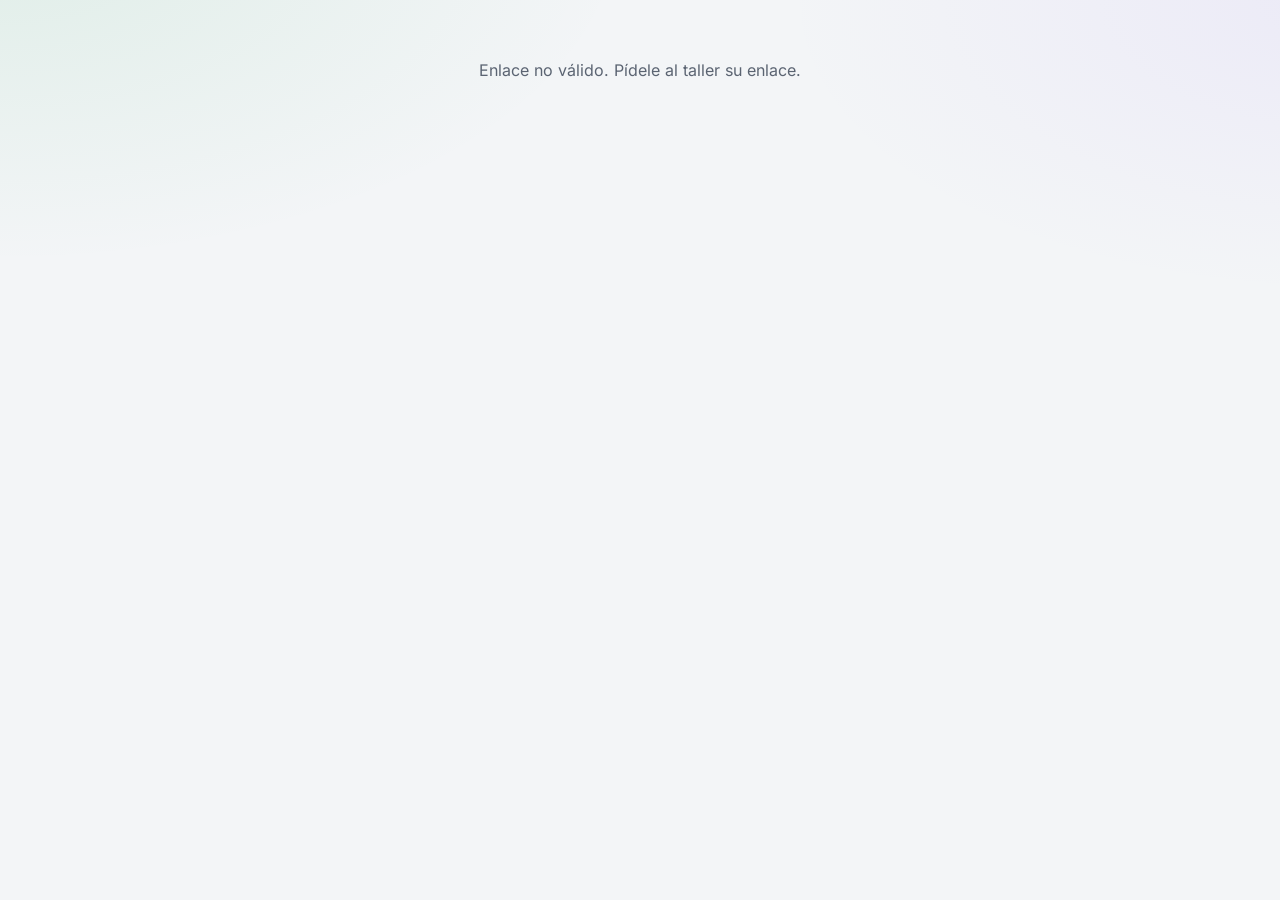
<file: t/index.html>
<!doctype html>
<html lang="es">
<head>
<meta charset="utf-8">
<meta name="viewport" content="width=device-width, initial-scale=1, viewport-fit=cover, interactive-widget=resizes-content">
<meta name="theme-color" content="#16a34a">
<title>Reservar hora</title>
<link rel="manifest" href="../manifest.webmanifest">
<link rel="icon" href="../icons/icon-192.png">
<link rel="apple-touch-icon" href="../icons/icon-192.png">
<link rel="stylesheet" href="../shared/vendor/bootstrap-utilities.min.css">
<link rel="stylesheet" href="../shared/app.css?v=2.2">
<link rel="stylesheet" href="../shared/tema.css">
<style>
  .paso { display: inline-grid; place-items: center; width: 24px; height: 24px; border-radius: 50%; background: var(--brand); color: var(--brand-ink); font-size: 13px; }
  .promo { border-left: 4px solid var(--brand); }
  .tnd { display: grid; grid-template-columns: repeat(auto-fill, minmax(125px, 1fr)); gap: 10px; }
  .tnd .pr { border: 1px solid var(--line); border-radius: 12px; overflow: hidden; display: flex; flex-direction: column; background: var(--card); min-width: 0; }
  .tnd .pr .im { aspect-ratio: 1; background: var(--field); display: flex; align-items: center; justify-content: center; font-size: 40px; overflow: hidden; }
  .tnd .pr .im img { width: 100%; height: 100%; object-fit: cover; cursor: zoom-in; }
  .tnd .pr .tx { padding: 8px; display: flex; flex-direction: column; gap: 2px; flex: 1; min-width: 0; }
  .tnd .pr .tx b { overflow-wrap: anywhere; } .tnd .pr .ct { display: flex; align-items: center; gap: 6px; margin-top: auto; padding-top: 6px; }
  .tnd .pr .ct button { min-height: 36px; padding: 4px 10px; } .tnd .pr .ct span { min-width: 18px; text-align: center; font-weight: 700; }
  .tnd .pr.agot { opacity: .6; }
  .carro { position: sticky; bottom: calc(10px + env(safe-area-inset-bottom)); z-index: 5; margin-top: 10px; display: flex; gap: 8px; align-items: center; flex-wrap: wrap;
    background: var(--card); border: 2px solid var(--brand); border-radius: 14px; padding: 10px; box-shadow: 0 6px 20px rgba(0,0,0,.12); }
  .carro .grow { flex: 1 1 100%; min-width: 0; } .carro .btn { flex: 1 1 100%; text-align: center; justify-content: center; }
  .info-linea { display: flex; gap: 6px; flex-wrap: wrap; margin-top: 10px; }
  .horas button.vip { border-color: var(--gold); }
  .horas button.vip.lock { opacity: .75; background: color-mix(in srgb, var(--gold) 10%, var(--field)); }
</style>
<script src="../shared/equipos.js"></script>
<script src="../shared/seguro.js"></script>
<script src="../shared/carga.js"></script>
<script src="../shared/humano.js"></script>
</head>
<body>
<main>
  <p class="empty" id="cargando">Cargando…</p>

  <div class="hidden" id="todo">
    <div class="card">
      <div class="hero"><div class="logo" id="logo"></div>
        <div class="grow"><h1 id="nombre"></h1><div id="nota"></div><div class="sub" id="dir"></div></div></div>
      <p id="desc" class="hidden" style="margin:12px 0 0"></p>
      <p class="sub" id="horario" style="margin:8px 0 0"></p>
      <div class="info-linea" id="contacto"></div>
      <div id="redes" hidden style="margin-top:10px"></div>
    </div>

    <div class="card" id="cCuenta">
      <h2>👤 Tu cuenta en <span id="nomCuenta"></span></h2>
      <div id="yaCuenta" class="hidden"></div>
      <div id="sinCuenta">
        <p class="muted" style="margin-top:0">No necesitas cuenta para reservar. Con una cuenta guardas tus datos, ves el estado de tu bici,
          tu historial y te llegan los avisos al celular.</p>
        <div id="premiumTeaser"></div>
        <details id="dRegistro"><summary class="clic" style="font-weight:700;margin:6px 0">Crear mi cuenta</summary>
          <div class="row">
            <div><label for="rNom">Nombre</label><input id="rNom" maxlength="80" autocomplete="name"></div>
            <div><label for="rTel">WhatsApp</label><input id="rTel" inputmode="tel" maxlength="30" autocomplete="tel"></div>
          </div>
          <label for="rEmail">Correo</label><input id="rEmail" type="email" autocomplete="email">
          <label for="rPass">Contraseña (mínimo 6)</label><input id="rPass" type="password" autocomplete="new-password">
          <label class="check"><input type="checkbox" id="rAcepto"> <span id="terminos" class="sub"></span></label>
          <div class="btns"><button id="bRegistro" type="button">Crear cuenta</button></div>
          <p class="err" id="rErr"></p>
        </details>
        <p class="sub" style="margin-bottom:0">¿Ya tienes cuenta? <a id="aEntrar" href="#">Inicia sesión</a></p>
      </div>
    </div>

    <div id="promos"></div>
    <div id="tienda"></div>
    <div id="usadas"></div>
    <div id="planes"></div>

    <div class="card hidden" id="cerrado"><p style="margin:0" id="cerradoTxt"></p></div>

    <div id="form">
      <div class="card">
        <h2><span class="paso">1</span> ¿Qué necesita tu bici?</h2>
        <div id="servs"></div>
      </div>
      <div class="card">
        <h2><span class="paso">2</span> Elige el día y la hora</h2>
        <div class="dias" id="dias"></div>
        <div class="horas" id="horas"></div>
        <p class="sub hidden" id="vipInfo" style="margin:8px 0 0"></p>
        <p class="aviso hidden" id="entrega" style="margin:10px 0 0"></p>
      </div>
      <div class="card">
        <h2><span class="paso">3</span> Tus datos</h2>
        <div id="datosYo" class="aviso hidden"></div>
        <div id="datos">
          <div class="row">
            <div><label for="fNom">Nombre</label><input id="fNom" maxlength="80" autocomplete="name"></div>
            <div><label for="fTel">WhatsApp</label><input id="fTel" inputmode="tel" maxlength="30" autocomplete="tel" placeholder="+56 9 1234 5678"></div>
          </div>
          <label for="fEmail">Correo (opcional)</label><input id="fEmail" type="email" maxlength="120" autocomplete="email">
        </div>
        <label for="fBici">Tu bici (marca y modelo)</label><input id="fBici" maxlength="120" placeholder="Elige o escribe: Trek Marlin 5…" list="fabBicis" autocomplete="off">
        <label for="fNota">¿Qué le pasa? (opcional)</label><textarea id="fNota" maxlength="500" placeholder="Ej.: frena poco y el cambio salta"></textarea>
        <div id="fDom" class="hidden" style="margin-top:12px"><label class="check"><input type="checkbox" id="fDomSi"> <span id="fDomTxt">🏠 Que vengan a mi casa</span></label>
          <div id="fDomCampos" class="hidden"><label for="fDir">Dirección (calle y número)</label><input id="fDir" maxlength="160" autocomplete="street-address" placeholder="Ej.: Av. Grecia 1234, depto 52">
            <div class="row"><div><label for="fCom">Comuna</label><input id="fCom" maxlength="60" autocomplete="address-level2"></div><div><label for="fRef">Referencia (opcional)</label><input id="fRef" maxlength="160" placeholder="Portón verde"></div></div></div></div>
        <div class="aviso" style="margin-top:14px"><div class="grow">
          <b>💳 Abono para confirmar: <span id="abono"></span></b> <span class="sub">(se descuenta del total)</span>
          <div class="sub" id="politica" style="margin-top:6px"></div></div></div>
        <button id="bReservar" type="button" class="block">Reservar</button>
        <p class="err" id="fErr"></p>
      </div>
    </div>

    <p class="sub" style="text-align:center"><a href="../d/">🗺️ Ver otros talleres</a></p>
  </div>
</main>
<script src="../shared/config.js?v=2.2"></script>
<script src="../shared/vendor/supabase.js"></script>
<script src="../shared/app.js?v=2.2"></script>
<script src="../shared/fabrica.js"></script>
<script>CFX_FABRICA.bici(document.getElementById('fBici')); CFX_FABRICA.notas(document.getElementById('fNota'));</script>
<script>
(async function () {
  'use strict';
  const { $, esc, plata } = App;
  App.registrarSW();
  const slug = new URLSearchParams(location.search).get('s') || '';
  if (!slug) { $('cargando').textContent = 'Enlace no válido. Pídele al taller su enlace.'; return; }
  const [pub] = await Promise.all([App.cargarPublica()]);
  let t;
  try { t = await App.rpc('taller_publico', { p_slug: slug }); } catch (e) { $('cargando').textContent = '⚠️ ' + e.message; return; }
  if (!t) { $('cargando').textContent = 'Este taller no está disponible.'; return; }
  let yo = null;
  try { yo = await App.refrescar(); } catch (e) { yo = null; }
  // Reserva con su cuenta: el cliente de este taller o un cliente Premium de cualquier taller.
  const esMio = !!(yo && yo.rol === 'cliente' && (yo.taller_id === t.id || yo.premium));
  const soyPremium = !!(yo && yo.rol === 'cliente' && yo.premium);

  document.title = t.nombre + ' · Reservar hora';
  App.tema(t.color);
  App.pintarLogo($('logo'), t);
  $('nombre').textContent = t.nombre;
  $('nota').innerHTML = App.nota(t.nota);
  $('dir').textContent = [t.direccion, t.comuna].filter(Boolean).join(', ');
  if (t.descripcion) { $('desc').textContent = t.descripcion; $('desc').classList.remove('hidden'); }
  $('horario').textContent = '🕐 ' + App.horarioTxt(t) +
    (t.colacion_desde ? ' (colación ' + t.colacion_desde + '–' + t.colacion_hasta + ')' : '');
  $('contacto').innerHTML = (t.telefono ? '<a class="btn small alt" target="_blank" rel="noopener" href="' + App.wa(t.telefono, 'Hola ' + t.nombre + ' 👋') + '">📲 WhatsApp</a>' : '') +
    (t.direccion ? '<a class="btn small ghost" target="_blank" rel="noopener" href="https://maps.google.com/?q=' + encodeURIComponent(t.direccion + ' ' + t.comuna) + '">📍 Cómo llegar</a>' : '');
  // G141 a 🔗 redes con ícono (núcleo): las de 🔗 Mis redes; si aún no hay, el Instagram de antes.
  if (window.CodeFixVitrina && CodeFixVitrina.redes) CodeFixVitrina.redes.publico($('redes'), { rpc: (f, x) => App.rpc(f, x), llave: slug, titulo: '', viejo: $('contacto').querySelector('a[href*="wa.me"]'),  // G144 d
    respaldo: t.instagram ? [{ red: 'instagram', url: 'https://instagram.com/' + String(t.instagram).replace(/^@/, '').replace(/[^\w.]/g, '') }] : [] });
  else if (t.instagram) $('contacto').insertAdjacentHTML('beforeend', '<a class="btn small ghost" target="_blank" rel="noopener" href="https://instagram.com/' + esc(t.instagram.replace(/^@/, '')) + '">📷 Instagram</a>');
  $('promos').innerHTML = t.promos.map((p) => '<div class="card promo"><b>🏷️ ' + esc(p.titulo) + '</b>' +
    (p.precio != null ? ' <span class="precio">' + plata(p.precio) + '</span>' : '') + (p.precio_antes != null ? '<span class="antes">' + plata(p.precio_antes) + '</span>' : '') +
    (p.texto ? '<div class="sub">' + esc(p.texto) + '</div>' : '') + (p.hasta ? '<div class="sub">Hasta el ' + App.fLarga(p.hasta) + '</div>' : '') + '</div>').join('');
  const c = pub.config || {};
  $('politica').textContent = App.txt('reserva_politica', { devolucion: c.minutos_devolucion || 10, horas: c.horas_cancelacion || 24 });
  $('abono').textContent = plata(t.abono);
  $('nomCuenta').textContent = t.nombre;
  $('terminos').textContent = App.txt('terminos') || 'Acepto los términos de uso';
  $('cargando').classList.add('hidden'); $('todo').classList.remove('hidden');
  // G59i 🔁 Planes de mantención (solo si tiene el módulo y planes a la venta): "Lo quiero" por WhatsApp.
  App.rpc('planes_publicos', { p_taller: t.id }).then((l) => {
    if (!l || !l.length) return;
    $('planes').innerHTML = '<div class="card"><h2>🔁 Planes de mantención</h2><p class="sub" style="margin-top:0">Pagas al mes y tu bici siempre a punto.</p><ul class="list">' +
      l.map((p) => '<li style="display:flex;align-items:center;gap:12px"><span style="font-size:28px;flex:none">🔁</span><div class="grow" style="min-width:0"><b>' + esc(p.nombre) + '</b><div><b style="white-space:nowrap">' + plata(p.precio) + '</b> al mes</div>' +
        '<div class="sub">' + p.visitas + (p.visitas === 1 ? ' visita' : ' visitas') + ' al mes' + (p.descuento ? ' · ' + p.descuento + '% de descuento' : '') + '</div>' + (p.incluye ? '<div class="sub">' + esc(p.incluye) + '</div>' : '') + '</div>' +
        (t.telefono ? '<a class="btn small alt" target="_blank" rel="noopener" style="flex:none" href="' + App.wa(t.telefono, 'Hola ' + t.nombre + ' 👋 Quiero el plan de mantención ' + p.nombre + ' (' + plata(p.precio) + '/mes) 🔁') + '">📲 Lo quiero</a>' : '') + '</li>').join('') + '</ul></div>';
  }).catch(() => {});
  // G91 🛒 Tienda del taller (módulo 📦): accesorios, repuestos y bicis nuevas → carrito → 📲 pedido por WhatsApp.
  App.rpc('tienda_publica', { p_slug: slug }).then((l) => {
    if (!l || !l.length) return;
    const carro = {}, TIPO = { accesorio: '🎒', repuesto: '🔩', bici: '🚲' };
    const pintar = () => {
      const sel = l.filter((x) => carro[x.id]), n = sel.reduce((a, x) => a + carro[x.id], 0), tot = sel.reduce((a, x) => a + carro[x.id] * x.precio, 0);
      $('tienda').innerHTML = '<div class="card"><h2>🛒 Tienda</h2><p class="sub" style="margin-top:0">Elige y pídelo por WhatsApp: el taller te confirma y lo retiras.</p><div class="tnd">' +
        l.map((x) => '<div class="pr' + (x.hay ? '' : ' agot') + '"><div class="im">' + (x.foto ? '<img alt="' + esc(x.nombre) + '" src="' + esc(x.foto) + '" loading="lazy">' : (TIPO[x.tipo] || '📦')) + '</div>' +
          '<div class="tx"><b>' + esc(x.nombre) + '</b><span class="precio">' + plata(x.precio) + '</span>' + (x.descripcion ? '<span class="sub">' + esc(x.descripcion) + '</span>' : '') +
          '<span class="sub">' + (!x.hay ? '⛔ Agotado' : x.quedan ? '⚡ Quedan ' + x.quedan : '✅ Disponible') + '</span>' +
          (x.hay && t.telefono ? '<div class="ct">' + (carro[x.id] ? '<button type="button" class="ghost" data-tq="' + x.id + '" aria-label="Quitar uno">−</button><span>' + carro[x.id] + '</span>' : '') +
            '<button type="button" class="' + (carro[x.id] ? 'alt' : '') + '" data-ta="' + x.id + '" aria-label="Agregar ' + esc(x.nombre) + '">' + (carro[x.id] ? '+' : '🛒 Agregar') + '</button></div>' : '') + '</div></div>').join('') + '</div>' +
        (n ? '<div class="carro" data-cfx-sobre-menu><div class="grow"><b>🛒 ' + n + (n === 1 ? ' producto' : ' productos') + '</b> · <b>' + plata(tot) + '</b></div><a class="btn okb" id="tPedir" target="_blank" rel="noopener" href="' +
          esc(App.wa(t.telefono, 'Hola ' + t.nombre + ' 👋 Quiero pedir de su tienda:\n' + sel.map((x) => '• ' + carro[x.id] + ' × ' + x.nombre + ' (' + plata(x.precio * carro[x.id]) + ')').join('\n') +
          '\nTotal: ' + plata(tot) + '\n¿Lo tienen para retirar? 🙌')) + '">📲 Pedir por WhatsApp</a></div>' : '') + '</div>';
    };
    pintar();
    $('tienda').onclick = (e) => {
      const a = e.target.closest('[data-ta]'), q = e.target.closest('[data-tq]'), im = e.target.closest('.im img');
      if (im) { App.verImagen(im.src, im.alt, 'producto.jpg'); return; }
      if (a) { carro[a.dataset.ta] = Math.min((carro[a.dataset.ta] || 0) + 1, 20); pintar(); }
      if (q) { carro[q.dataset.tq] = (carro[q.dataset.tq] || 0) - 1; if (carro[q.dataset.tq] <= 0) delete carro[q.dataset.tq]; pintar(); }
    };
    if (location.hash === '#tienda') setTimeout(() => $('tienda').scrollIntoView({ behavior: 'smooth' }), 300);
  }).catch(() => {});
  // G59e 🏷️ Bicis usadas certificadas del taller (solo si tiene el módulo y hay publicadas).
  App.rpc('usadas_publicas', { p_slug: slug }).then((l) => {
    if (!l || !l.length) return;
    $('usadas').innerHTML = '<div class="card"><h2>🏷️ Bicis usadas certificadas</h2><p class="sub" style="margin-top:0">Revisadas en 50 puntos por el taller, con garantía.</p><ul class="list">' +
      l.map((b) => '<li><a href="../u/?t=' + encodeURIComponent(b.token) + '" style="display:flex;align-items:center;gap:12px;width:100%;color:inherit;text-decoration:none">' +
        (b.mini ? '<img alt="" src="' + esc(b.mini) + '" style="width:56px;height:56px;object-fit:cover;border-radius:10px;background:#fff;flex:none">' : '<span style="font-size:30px;flex:none">🚲</span>') +
        '<span class="grow"><b>' + esc(b.titulo) + '</b><span class="sub" style="display:block">' + [b.talla && 'Talla ' + esc(b.talla), b.anio, '🔍 ' + b.revisados + '/50', b.garantia ? '🛡️ ' + b.garantia + ' m' : ''].filter(Boolean).join(' · ') + '</span></span>' +
        '<span class="precio">' + plata(b.precio) + '</span></a></li>').join('') + '</ul></div>';
  }).catch(() => {});

  if (!t.reservas_online) {
    $('form').classList.add('hidden'); $('cerrado').classList.remove('hidden');
    $('cerradoTxt').innerHTML = 'Este taller aún no recibe reservas online.' + (t.telefono ? ' <a href="' + App.wa(t.telefono, 'Hola, quiero reservar una hora 🚲') + '">Escríbele por WhatsApp</a>.' : '');
  }

  // Cuenta del cliente
  if (esMio) {
    $('sinCuenta').classList.add('hidden'); $('yaCuenta').classList.remove('hidden');
    $('yaCuenta').innerHTML = '<p class="muted" style="margin-top:0">Hola ' + esc(yo.nombre) + ', reservas con tu cuenta' +
      (yo.taller_id !== t.id ? ' (⭐ como cliente Premium puedes reservar en cualquier taller)' : '') + '.</p><a class="btn alt" href="../cliente/">Ir a mi cuenta</a>';
    $('datos').classList.add('hidden'); $('datosYo').classList.remove('hidden');
    $('datosYo').innerHTML = '<div class="grow">👤 Reservas como <b>' + esc(yo.nombre || yo.email) + '</b> · ' + esc(yo.telefono || '') + '</div>';
  } else if (yo && yo.rol === 'cliente') {
    $('sinCuenta').classList.add('hidden'); $('yaCuenta').classList.remove('hidden');
    $('yaCuenta').innerHTML = '<p class="muted" style="margin-top:0">Tu cuenta es de otro taller, así que aquí reservas como invitado. ' +
      'Con ⭐ Premium reservas con tu cuenta en cualquier taller y tienes horas exclusivas.</p><a class="btn small gold" href="../cliente/#plan">Ver Premium</a>';
  } else if (yo && yo.rol !== 'cliente') {
    $('sinCuenta').classList.add('hidden'); $('yaCuenta').classList.remove('hidden');
    $('yaCuenta').innerHTML = '<p class="muted" style="margin:0">Tienes la sesión de ' + (yo.rol === 'admin' ? 'administrador' : 'taller') +
      ' abierta. Para crear una cuenta de cliente abre este enlace en una ventana de incógnito o cierra sesión.</p>';
  } else if (!t.acepta_cuentas) {
    $('dRegistro').classList.add('hidden');
  }
  const pc = pub.premium_cliente, plan = (pub.planes || {}).cliente_premium;
  if (pc && plan) {
    $('premiumTeaser').innerHTML = '<div class="aviso"><div class="grow"><b>⭐ ' + esc(App.txt('premium_cliente_titulo') || 'Cliente Premium') + ' · ' + plata(pc.monto) +
      ' al mes' + (pc.antes ? ' 🔥 (antes ' + plata(pc.antes) + ')' : '') + '</b><div class="sub">' + esc(plan.beneficios.join(' · ')) + '</div></div></div>';
  }
  $('aEntrar').href = App.ROOT + 'index.html?volver=' + encodeURIComponent(location.pathname + location.search);

  // 1) Servicio
  let serv = null, mins = null;
  const extras = t.servicios.filter((s) => s.adicional);
  $('servs').innerHTML = t.servicios.filter((s) => !s.adicional).map((s) => '<button class="opc" type="button" data-s="' + s.id + '" data-m="' + s.duracion_min + '"><span class="grow"><b>' + esc(s.nombre) + '</b>' +
    (s.descripcion ? '<small>' + esc(s.descripcion) + '</small>' : '') + '<small>⏱️ ' + s.duracion_min + ' min</small></span><b>' + (s.precio ? plata(s.precio) : '') + '</b></button>').join('') +
    '<button class="opc" type="button" data-s="" data-m=""><span class="grow"><b>Revisión general</b><small>No sé qué necesita: que la revisen en el taller.</small></span></button>' +
    (extras.length ? '<h3>➕ ¿Algo más? <span class="sub">(opcional)</span></h3>' + extras.map((s) => '<label class="check opc" style="margin:0 0 8px"><input type="checkbox" data-x="' + s.id +
      '" data-p="' + s.precio + '"><span class="grow"><b>' + esc(s.nombre) + '</b>' + (s.descripcion ? '<small>' + esc(s.descripcion) + '</small>' : '') + '</span><b>' + plata(s.precio) + '</b></label>').join('') : '') +
    '<p class="muted hidden" id="totalServ" style="margin:8px 0 0"></p>';
  function totalServ() {
    const b = $('servs').querySelector('.opc.on[data-s]'), base = b && b.dataset.s ? +((t.servicios.find((s) => s.id === b.dataset.s) || {}).precio || 0) : 0;
    const ex = Array.from($('servs').querySelectorAll('[data-x]:checked')).reduce((a, i) => a + +i.dataset.p, 0);
    $('totalServ').classList.toggle('hidden', !(base + ex)); $('totalServ').innerHTML = 'Total estimado: <b>' + plata(base + ex) + '</b>';
  }
  $('servs').addEventListener('change', totalServ);
  $('servs').onclick = (e) => {
    const b = e.target.closest('[data-s]'); if (!b) return;
    serv = b.dataset.s || null; mins = b.dataset.m ? +b.dataset.m : null;
    $('servs').querySelectorAll('.opc[data-s]').forEach((x) => x.classList.toggle('on', x === b));
    totalServ();
    cargarDias();
  };

  // 2) Día y hora
  let dia = null, hora = null;
  async function cargarDias() {
    dia = null; hora = null; $('horas').innerHTML = '';
    $('dias').innerHTML = '<span class="muted">Buscando días…</span>';
    let ds = [];
    try { ds = await App.rpc('dias_libres', { p_taller: t.id, p_min: mins }); } catch (e) { $('dias').innerHTML = '<span class="err">' + esc(e.message) + '</span>'; return; }
    $('dias').innerHTML = ds.length ? ds.map((f) => '<button type="button" data-f="' + f + '">' + App.DIAS[App.fechaDe(f).getDay()] + '<b>' + App.fechaDe(f).getDate() + '</b>' +
      App.fechaDe(f).toLocaleDateString('es-CL', { month: 'short' }) + '</button>').join('') : '<span class="muted">No quedan horas disponibles. Escríbele al taller.</span>';
    if (ds.length) elegirDia(ds[0]);
  }
  $('dias').onclick = (e) => { const b = e.target.closest('[data-f]'); if (b) elegirDia(b.dataset.f); };
  async function elegirDia(f) {
    dia = f; hora = null;
    $('dias').querySelectorAll('button').forEach((x) => x.classList.toggle('on', x.dataset.f === f));
    $('horas').innerHTML = '<span class="muted">Buscando horas…</span>';
    let hs = [];
    try { hs = await App.rpc('horas_libres', { p_taller: t.id, p_fecha: f, p_min: mins }); } catch (e) { $('horas').innerHTML = '<span class="err">' + esc(e.message) + '</span>'; return; }
    $('horas').innerHTML = hs.length ? hs.map((h) => '<button type="button" data-h="' + h + '"' + (vip(f, h) ? ' class="vip' + (cerrada(f, h) ? ' lock' : '') + '"' : '') + '>' +
      (vip(f, h) ? (cerrada(f, h) ? '🔒 ' : '⭐ ') : '') + h + '</button>').join('') : '<span class="muted" style="grid-column:1/-1">Sin horas este día.</span>';
    const hayVip = hs.some((h) => vip(f, h));
    $('vipInfo').classList.toggle('hidden', !hayVip);
    $('vipInfo').textContent = soyPremium ? '⭐ Horas exclusivas para clientes Premium: puedes tomarlas.'
      : '⭐ Las horas con candado son exclusivas para clientes Premium (se abren a todos ' + t.horas_libera_premium + ' horas antes).';
  }
  // Horas exclusivas Premium: cerradas para el resto hasta N horas antes de la cita (el servidor lo vuelve a revisar).
  const vip = (f, h) => (t.horas_premium || []).includes(h);
  const cerrada = (f, h) => vip(f, h) && !soyPremium && new Date(f + 'T' + h + ':00') - Date.now() > t.horas_libera_premium * 3600e3;
  function ofrecerPremium() {
    const pc = pub.premium_cliente;
    App.modal('<h2>⭐ Hora exclusiva Premium</h2><p class="muted" style="margin-top:0">Esta hora la guarda ' + esc(t.nombre) + ' para sus clientes Premium. ' +
      'Elige otra hora o hazte Premium' + (pc ? ' por ' + plata(pc.monto) + ' al mes' : '') + '.</p>' +
      (yo && yo.rol === 'cliente' ? '<div class="btns"><button class="ghost" data-cerrar>Elegir otra</button><a class="btn gold" href="../cliente/#plan">Hazte Premium</a></div>'
        : '<p class="sub">Primero crea tu cuenta gratis aquí arriba y después activa Premium desde tu app.</p><div class="btns"><button data-cerrar>Entendido</button></div>'));
  }
  $('horas').onclick = (e) => {
    const b = e.target.closest('[data-h]'); if (!b) return;
    if (b.classList.contains('lock')) { ofrecerPremium(); return; }
    hora = b.dataset.h;
    $('horas').querySelectorAll('button').forEach((x) => x.classList.toggle('on', x === b));
    $('entrega').classList.add('hidden');
    if (t.capacidad_dia > 0) App.rpc('entrega_estimada', { p_taller: t.id, p_fecha: dia, p_hora: hora }).then((d) => {
      if (d) { $('entrega').innerHTML = '<span>📦 Dejas tu bici el ' + App.fLarga(dia) + ' a las ' + hora + ' · <b>entrega estimada: ' + App.fLarga(d) + '</b></span>'; $('entrega').classList.remove('hidden'); }
    }).catch(() => {});
  };
  if (t.reservas_online) cargarDias();
  // G59g 🧩 🚐 Mecánico a domicilio: si el taller lo ofrece, el cliente pone su dirección (+ recargo de la visita).
  let dom = null;
  try { dom = await App.rpc('domicilio_info', { p_taller: t.id }); } catch (e) { dom = null; }
  if (dom) {
    $('fDom').classList.remove('hidden');
    $('fDomTxt').textContent = '🏠 Que vengan a mi casa' + (dom.recargo ? ' (+' + plata(dom.recargo) + ' la visita)' : '') + (dom.zona ? ' · ' + dom.zona : '');
    $('fDomSi').onchange = () => $('fDomCampos').classList.toggle('hidden', !$('fDomSi').checked);
  }

  // 3) Reservar
  $('bReservar').onclick = async () => {
    const b = $('bReservar'); $('fErr').textContent = '';
    if (!dia || !hora) { $('fErr').textContent = 'Elige el día y la hora'; return; }
    if (!esMio && !$('fNom').value.trim()) { $('fErr').textContent = 'Escribe tu nombre'; return; }
    if (!esMio && App.telNorm($('fTel').value).length < 11) { $('fErr').textContent = 'Escribe tu WhatsApp (ej.: +56 9 1234 5678)'; return; }
    const aCasa = !!(dom && $('fDomSi').checked);
    if (aCasa && $('fDir').value.trim().length < 5) { $('fErr').textContent = 'Escribe tu dirección (calle y número)'; return; }
    b.disabled = true; b.textContent = 'Reservando…';
    try {
      const r = await App.rpc('reservar', { p_taller: t.id, p_servicio: serv, p_fecha: dia, p_hora: hora, p_nombre: $('fNom').value,
        p_telefono: $('fTel').value, p_email: $('fEmail').value, p_bici: $('fBici').value, p_nota: $('fNota').value,
        p_extras: Array.from($('servs').querySelectorAll('[data-x]:checked')).map((i) => i.dataset.x) });
      if (!r.ok) throw new Error(r.error);
      if (aCasa) { try { await App.rpc('reserva_domicilio', { p_token: r.token, p: { direccion: $('fDir').value, comuna: $('fCom').value, ref: $('fRef').value } }); } catch (e) { /* la reserva ya quedó: la dirección se puede dar por WhatsApp */ } }
      try { const l = JSON.parse(localStorage.getItem('bt:reservas') || '[]'); l.unshift(r.token); localStorage.setItem('bt:reservas', JSON.stringify(l.slice(0, 20))); } catch (e) { /* sin espacio */ }
      location.href = '../r/?t=' + r.token;
    } catch (e) {
      $('fErr').textContent = e.message; b.disabled = false; b.textContent = 'Reservar';
      if (/ya no está disponible/.test(e.message)) elegirDia(dia);
    }
  };

  // Crear cuenta (queda asociada a este taller)
  $('bRegistro').onclick = async () => {
    const b = $('bRegistro'); $('rErr').textContent = '';
    const d = { nombre: $('rNom').value.trim(), telefono: $('rTel').value.trim(), email: $('rEmail').value.trim(), pass: $('rPass').value };
    if (!d.nombre || App.telNorm(d.telefono).length < 11) { $('rErr').textContent = 'Escribe tu nombre y tu WhatsApp'; return; }
    if (!$('rAcepto').checked) { $('rErr').textContent = 'Acepta los términos para continuar'; return; }
    b.disabled = true; b.textContent = 'Creando…';
    const { data, error } = await App.sb.auth.signUp({ email: d.email, password: d.pass,
      options: { data: { rol: 'cliente', taller: t.id, nombre: d.nombre, telefono: d.telefono }, emailRedirectTo: App.ROOT + 'cliente/' } });
    b.disabled = false; b.textContent = 'Crear cuenta';
    if (error) { $('rErr').textContent = App.friendly(error); return; }
    if (data.session) { location.href = '../cliente/'; return; }
    $('rErr').textContent = '';
    App.modal('<h2>📧 Revisa tu correo</h2><p>Te enviamos un enlace para confirmar tu cuenta. Después inicia sesión.</p><div class="btns"><button data-cerrar>Listo</button></div>');
  };
  App.pie();
})();
</script>
<script src="../shared/iconos.js"></script>
<script src="../shared/instalar.js"></script>
<script src="../shared/barra.js"></script>
<script src="../shared/auto.js"></script>
<script src="../shared/fotos.js"></script>
<script src="../shared/voz.js"></script>
<script src="../shared/respaldo.js"></script>
<script src="../shared/pagos.js"></script>
<script src="../shared/verificar.js"></script>
<script src="../shared/premium.js"></script>
<script src="../shared/ayuda.js"></script>
<script src="../shared/datos.js"></script>
<script src="../shared/vitrina.js"></script>
<script src="../shared/ui.js"></script>
<script src="../shared/filtro.js"></script>
</body>
</html>
</file>
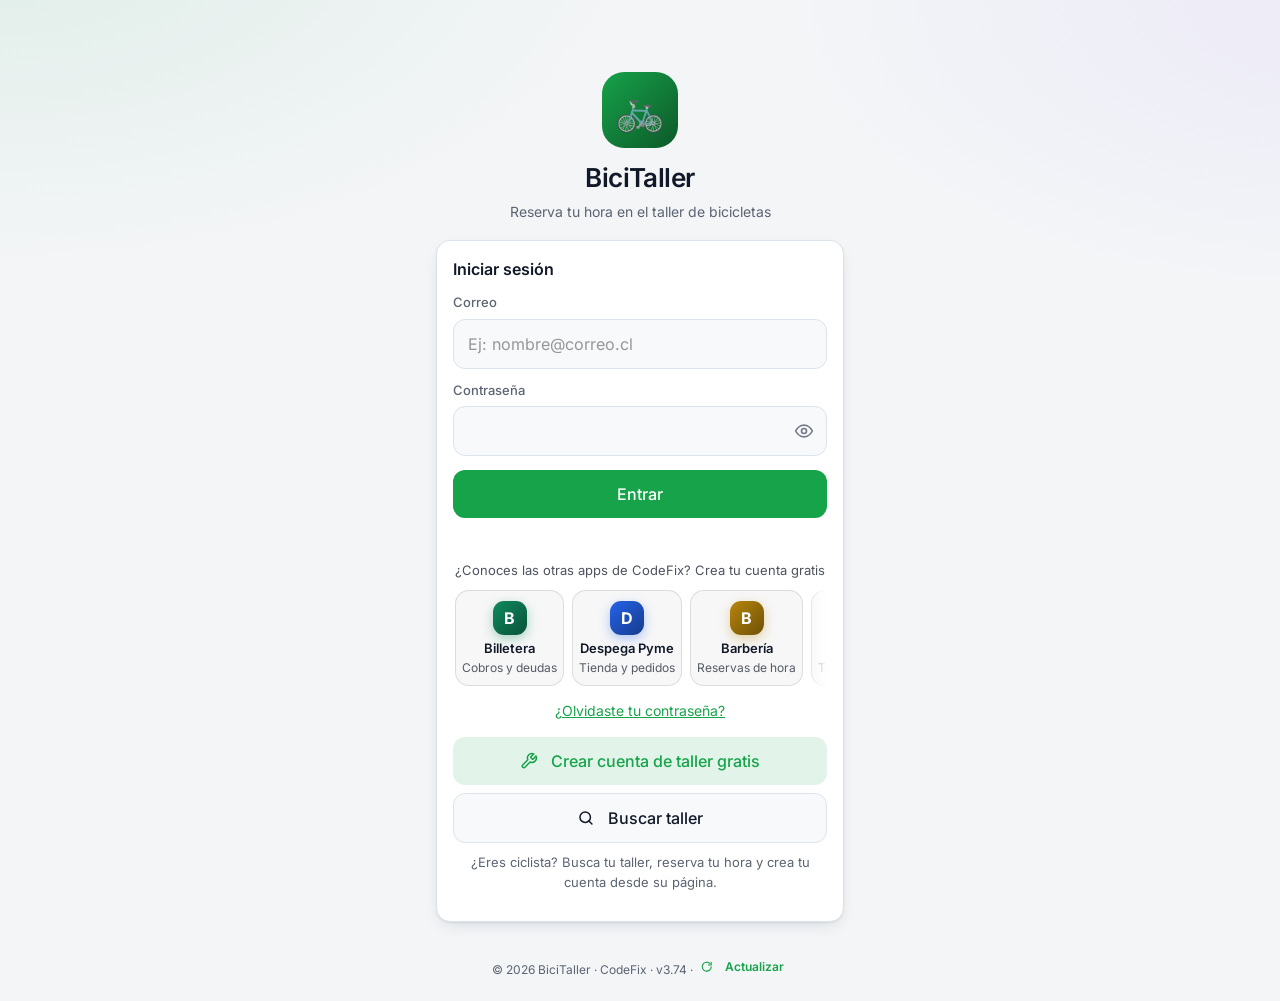
<file: taller/index.html>
<!doctype html>
<html lang="es">
<head>
<meta charset="utf-8">
<meta name="viewport" content="width=device-width, initial-scale=1, viewport-fit=cover, interactive-widget=resizes-content">
<meta name="theme-color" content="#16a34a">
<meta name="robots" content="noindex">
<title>Mi taller</title>
<link rel="manifest" href="../manifest.webmanifest">
<link rel="icon" href="../icons/icon-192.png">
<link rel="apple-touch-icon" href="../icons/icon-192.png">
<link rel="stylesheet" href="../shared/vendor/bootstrap-utilities.min.css">
<link rel="stylesheet" href="../shared/app.css?v=2.2">
<link rel="stylesheet" href="../shared/tema.css">
<style>
  .slot { display: flex; gap: 10px; padding: 9px 0; border-bottom: 1px solid var(--line); }
  .slot:last-child { border-bottom: 0; }
  .slot .h { width: 50px; flex: none; font-weight: 700; font-variant-numeric: tabular-nums; padding-top: 6px; }
  .slot .c { flex: 1; min-width: 0; display: grid; gap: 6px; }
  .res { background: var(--field); border: 1px solid var(--line); border-radius: 12px; padding: 9px 11px; cursor: pointer; }
  .res.bloq { background: repeating-linear-gradient(45deg, var(--field), var(--field) 6px, var(--line) 6px, var(--line) 8px); cursor: default; }
  .swatches { display: flex; flex-wrap: wrap; gap: 8px; margin-top: 6px; }
  .swatches button { width: 36px; height: 36px; padding: 0; border-radius: 50%; border: 3px solid var(--card); box-shadow: 0 0 0 1px var(--line); }
  .swatches button.on { box-shadow: 0 0 0 2px var(--text); }
  .iconos button { font-size: 22px; width: 44px; height: 44px; padding: 0; background: var(--field); border: 1px solid var(--line); }
  .iconos button.on { border-color: var(--brand); box-shadow: 0 0 0 3px var(--brand-soft); }
  .slotpago { border: 1px solid var(--line); border-radius: 14px; padding: 12px; margin-bottom: 10px; }
  .slotpago.on { border-color: var(--brand); box-shadow: 0 0 0 3px var(--brand-soft); }
  .barra { height: 8px; border-radius: 99px; background: var(--line); overflow: hidden; margin-top: 4px; }
  .barra i { display: block; height: 100%; background: var(--brand); }
  .chips { display: flex; flex-wrap: wrap; gap: 6px; }
  .chips label { margin: 0; display: inline-flex; align-items: center; gap: 6px; padding: 8px 10px; border: 1px solid var(--line); border-radius: 10px;
    background: var(--field); color: var(--text); font-size: 14px; font-weight: 500; }
  .tablero { display: flex; gap: 8px; overflow-x: auto; scroll-snap-type: x mandatory; padding-bottom: 6px; -webkit-overflow-scrolling: touch; }
  .tablero .col { flex: 0 0 min(78%, 240px); scroll-snap-align: start; background: var(--field); border: 1px solid var(--line); border-radius: 12px; padding: 8px; min-height: 90px; }
  .tablero .col h3 { margin: 0 0 6px; font-size: 13px; display: flex; gap: 6px; align-items: center; } .tablero .col h3 b { margin-left: auto; color: var(--muted); }
  .tablero .tj { background: var(--card); border: 1px solid var(--line); border-radius: 10px; padding: 8px; margin-bottom: 6px; cursor: pointer; }
  .mecs { display: flex; flex-wrap: wrap; gap: 6px; margin: 0 0 8px; } .mecs:empty { display: none; }
  .mecs button { padding: 4px 10px; min-height: 34px; font-size: 13px; background: var(--field); color: var(--text); border: 1px solid var(--line); border-radius: 999px; max-width: 100%; overflow: hidden; text-overflow: ellipsis; white-space: nowrap; }
  .mecs button.on { background: var(--brand-soft); color: var(--brand); border-color: var(--brand); font-weight: 700; }
  .tablero .tj .btns { margin-top: 6px; gap: 6px; } .tablero .tj .btns button { padding: 4px 10px; min-height: 32px; }
  div.check { display: grid; grid-template-columns: repeat(auto-fill, minmax(118px, 1fr)); gap: 6px; }
  div.check button { justify-content: flex-start; text-align: left; background: var(--field); color: var(--text); border: 1px solid var(--line); font-weight: 500; min-height: 40px; }
  div.check button.ok { border-color: var(--ok, #16a34a); } div.check button.ajuste { border-color: var(--warn, #d97706); } div.check button.cambio { border-color: var(--bad, #dc2626); }
  .bar-mes { display: flex; align-items: flex-end; gap: 8px; height: 140px; margin-top: 10px; }
  .bar-mes div { flex: 1; display: flex; flex-direction: column; align-items: center; gap: 4px; font-size: 11px; color: var(--muted); }
  .bar-mes span { width: 100%; background: var(--brand); border-radius: 6px 6px 0 0; min-height: 2px; }
  .fotos { display: grid; grid-template-columns: repeat(auto-fill, minmax(120px, 1fr)); gap: 8px; margin-top: 6px; }
  .fotos figure { margin: 0; position: relative; } .fotos figcaption { font-size: 12px; color: var(--muted); }
  .fotos img { width: 100%; aspect-ratio: 4 / 3; object-fit: cover; border-radius: 10px; border: 1px solid var(--line); cursor: pointer; }
  .fotos button { position: absolute; top: 4px; right: 4px; padding: 2px 8px; }
</style>
<script src="../shared/equipos.js"></script>
<script src="../shared/seguro.js"></script>
<script src="../shared/carga.js"></script>
<script src="../shared/humano.js"></script>
<script>window.CFX_BARRA = { orden: ['hoy', 'agenda', '+', 'reservas', 'mas'], nuevo: { texto: 'Reserva', ir: 'agenda', click: '#agNueva' } }; // barra de abajo (núcleo)</script>
</head>
<body class="con-tabs">
<header class="top">
  <div class="logo" id="hLogo"></div><h1 id="hNombre">Mi taller</h1>
  <button class="icon-btn" id="chatBtn" type="button"></button>
  <button class="icon-btn" id="campana" type="button"></button>
</header>
<main>
  <p class="empty" id="cargando">Cargando…</p>

  <!-- HOY -->
  <section class="view" id="v-hoy">
    <div id="bienvenida" data-cfx-guia-propia></div>
    <div class="card" id="cAcc"><div style="display:grid;grid-template-columns:1fr 1fr;gap:8px"><button type="button" id="hOrden" style="grid-column:1/-1">🚲 Recibir bici · Nueva orden</button><button type="button" class="alt" id="hPres">🧾 Presupuesto</button><button type="button" class="alt" data-m="caja">💵 Caja</button></div></div>
    <div id="hStock"></div>
    <div id="hDom"></div>
    <div id="hGar"></div>
    <div id="hPlanes"></div>
    <div class="stats">
      <div class="card clic" data-ir="reservas:revisar"><span>🧾 Por revisar</span><b id="kRev">0</b></div>
      <div class="card clic" data-ir="agenda"><span>📅 Reservas hoy</span><b id="kHoy">0</b></div>
      <div class="card clic" data-ir="reservas:taller"><span>🔧 En el taller</span><b id="kTaller">0</b></div>
      <div class="card clic" data-ir="reservas:devolver"><span>💸 Por devolver</span><b id="kDev">0</b></div>
    </div>
    <div class="card" id="cTablero"><h2>🚦 Tablero del taller</h2><p class="sub" style="margin-top:0">Cada bici en su paso. Toca ‹ › para moverla; tócala para ver la orden.</p><div class="mecs" id="hMecs"></div><div class="tablero" id="hTablero"></div></div>
    <div class="card" id="cRevisar"><h2>🧾 Comprobantes por revisar</h2><div class="grid" id="hRevisar"></div></div>
    <div class="card"><h2>📅 Hoy</h2><div class="grid" id="hHoy"></div></div>
    <div class="card hidden" id="cDevolver"><h2>💸 Abonos por devolver</h2><div class="grid" id="hDevolver"></div></div>
    <div class="card hidden" id="cPagando"><h2>⏳ Esperando pago</h2><ul class="list" id="hPagando"></ul></div>
    <div class="card" id="cEnlace"><h2>🔗 Tu página de reservas</h2><p class="muted" style="margin-top:0">Compártela en WhatsApp, Instagram o imprime el QR.</p>
      <div class="link" id="hLink"></div><div class="btns"><button id="hCompartir" type="button">📤 Compartir</button><button class="alt" id="hQR" type="button">QR</button><a class="btn ghost" id="hAbrir" target="_blank" rel="noopener">Ver</a></div></div>
    <div id="hReferidos"></div>
    <div id="hPlanCard"></div>
  </section>

  <!-- AGENDA -->
  <section class="view" id="v-agenda">
    <div class="row" style="align-items:center;margin-bottom:8px">
      <input type="date" id="agFecha" aria-label="Fecha" style="flex:1 1 150px">
      <button class="small" id="agNueva" type="button" style="flex:0 0 auto">＋ Reserva</button>
      <button class="small ghost" id="agBloq" type="button" style="flex:0 0 auto">⛔ Bloquear</button>
    </div>
    <div class="dias" id="agDias"></div>
    <div class="card"><h2 id="agTit"></h2><div id="agSlots"></div></div>
  </section>

  <!-- RESERVAS -->
  <section class="view" id="v-reservas">
    <div class="seg" id="rSeg">
      <button data-f="revisar" class="on">🧾 Por revisar</button>
      <button data-f="proximas">📅 Próximas</button>
      <button data-f="taller">🔧 En el taller</button>
      <button data-f="pagando">⏳ Esperando pago</button>
      <button data-f="devolver">💸 Por devolver</button>
      <button data-f="historial">📚 Historial</button>
    </div>
    <input id="rBuscar" placeholder="Buscar por nombre, teléfono o bici…" aria-label="Buscar" style="margin-bottom:12px">
    <div class="grid" id="rLista"></div>
  </section>

  <!-- DETALLE -->
  <section class="view" id="v-detalle" data-tab="reservas"></section>

  <!-- CLIENTES -->
  <section class="view" id="v-clientes">
    <input id="cBuscar" placeholder="Buscar cliente…" aria-label="Buscar cliente" style="margin-bottom:10px">
    <p class="sub" id="cCuenta"></p>
    <div class="card"><ul class="list" id="cLista"></ul></div>
  </section>

  <!-- MÁS -->
  <section class="view" id="v-mas">
    <div class="seg" id="mSeg">
      <button data-m="chat">💬 Mensajes<span class="badge hidden chat-num"></span></button>
      <button data-m="compartir">📣 Compartir</button>
      <button data-m="perfil" class="dueno">🏪 Perfil</button>
      <button data-m="misredes" class="dueno">📱 Mis redes</button>
      <button data-m="horario" class="dueno">⏰ Horario</button>
      <button data-m="servicios" class="dueno">🛠️ Servicios</button>
      <button data-m="abono" class="dueno">💳 Abono</button>
      <button data-m="promos" class="dueno">🏷️ Promociones</button>
      <button data-m="promoapp" class="dueno">📣 Promo destacada</button>
      <button data-m="estudio" class="dueno">🎬 Estudio de contenido</button>
      <button data-m="recurrentes" class="dueno">🔁 Compras recurrentes</button>
      <button data-m="plan" class="dueno">⭐ Plan</button>
      <button data-m="modulos" class="dueno hidden">🧩 Módulos</button>
      <button data-m="ordenes">🧾 Órdenes y presupuestos</button>
      <button data-m="caja">💵 Caja</button>
      <button data-m="boleta" class="dueno">🧾 Boleta SII</button>
      <button data-m="stock">📦 Repuestos</button>
      <button data-m="usadas">🏷️ Bicis usadas</button>
      <button data-m="tradein">🔄 Parte de pago</button>
      <button data-m="pasaporte">🪪 Pasaporte de la bici</button>
      <button data-m="domicilio">🚐 A domicilio</button>
      <button data-m="garantias">🛡️ Garantías</button>
      <button data-m="planes">🔁 Planes de mantención</button>
      <button data-m="equipo">👥 Equipo</button>
      <button data-m="stats">📊 Estadísticas</button>
      <button data-m="recordar">🔔 Recordatorios</button>
      <button data-m="cuenta">👤 Mi cuenta</button>
    </div>
    <div id="mBody"></div>
  </section>
</main>

<nav class="tabs">
  <button data-v="hoy"><span class="i">🏠</span>Hoy</button>
  <button data-v="agenda"><span class="i">📅</span>Agenda</button>
  <button data-v="reservas"><span class="i">🧾</span>Reservas<span class="badge hidden" id="tabRev"></span></button>
  <button data-v="clientes"><span class="i">👥</span>Clientes</button>
  <button data-v="mas"><span class="i">⚙️</span>Más</button><!-- 🐞 #10: el globito de mensajes va solo en la 🔔 y en Mensajes, no en Más/Ajustes -->
</nav>

<script src="../shared/config.js?v=2.2"></script>
<script src="../shared/vendor/supabase.js"></script>
<script src="../shared/vendor/qrcode.js"></script>
<script src="../shared/app.js?v=2.2"></script>
<script src="../shared/fabrica.js"></script>
<script src="../shared/catalogo.js"></script>
<script src="../shared/ingreso.js"></script>
<script src="taller.js?v=2.2"></script>
<script src="../shared/iconos.js"></script>
<script src="../shared/instalar.js"></script>
<script src="../shared/barra.js"></script>
<script src="../shared/auto.js"></script>
<script src="../shared/fotos.js"></script>
<script src="../shared/voz.js"></script>
<script src="../shared/respaldo.js"></script>
<script src="../shared/pagos.js"></script>
<script src="../shared/verificar.js"></script>
<script src="../shared/premium.js"></script>
<script src="../shared/modulos.js"></script>
<script src="../shared/ayuda.js"></script>
<script src="../shared/datos.js"></script>
<script src="../shared/vitrina.js"></script>
<script src="../shared/ui.js"></script>
<script src="../shared/filtro.js"></script>
</body>
</html>
</file>
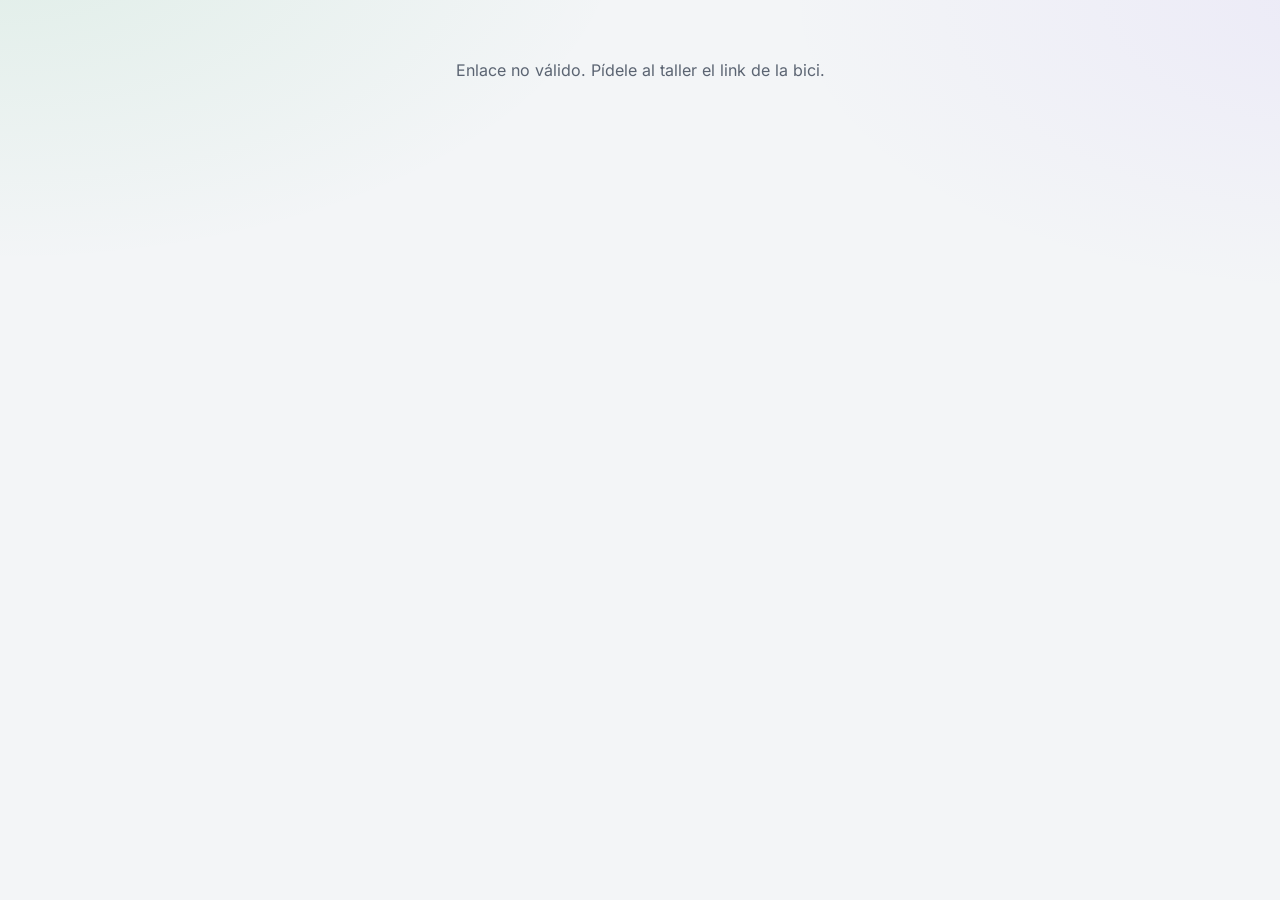
<file: u/index.html>
<!doctype html>
<html lang="es">
<head>
<meta charset="utf-8">
<meta name="viewport" content="width=device-width, initial-scale=1, viewport-fit=cover, interactive-widget=resizes-content">
<meta name="theme-color" content="#16a34a">
<title>Bici usada certificada</title>
<link rel="manifest" href="../manifest.webmanifest">
<link rel="icon" href="../icons/icon-192.png">
<link rel="stylesheet" href="../shared/vendor/bootstrap-utilities.min.css">
<link rel="stylesheet" href="../shared/app.css?v=2.2">
<link rel="stylesheet" href="../shared/tema.css">
<style>
  .u-fotos { display: flex; gap: 8px; overflow-x: auto; scroll-snap-type: x mandatory; margin: 0 -4px 10px; padding: 0 4px; }
  .u-fotos img { flex: 0 0 86%; max-width: 86%; aspect-ratio: 4 / 3; object-fit: contain; background: #fff; border-radius: 14px; scroll-snap-align: center; }
  .u-fotos img:only-child { flex-basis: 100%; max-width: 100%; }
  .u-sello { display: inline-flex; align-items: center; gap: 6px; font-weight: 800; }
  .u-inf li { padding: 6px 0; }
</style>
<script src="../shared/equipos.js"></script>
<script src="../shared/seguro.js"></script>
<script src="../shared/carga.js"></script>
<script src="../shared/humano.js"></script>
</head>
<body>
<main>
  <p class="empty" id="cargando">Cargando…</p>
  <div class="hidden" id="todo">
    <div class="card">
      <div class="u-fotos" id="fotos"></div>
      <h1 id="tit" style="margin:4px 0"></h1>
      <div class="sub" id="datos"></div>
      <div style="font-size:1.6em;margin:8px 0" class="precio" id="precio"></div>
      <div class="info-linea" id="sellos" style="display:flex;gap:6px;flex-wrap:wrap"></div>
      <p id="nota" class="hidden" style="margin:10px 0 0;white-space:pre-line"></p>
      <div class="btns" id="acc"></div>
    </div>
    <div class="card">
      <h2>🔍 Informe de inspección</h2>
      <p class="sub" style="margin-top:0" id="infSub"></p>
      <div id="inf"></div>
    </div>
    <div class="card">
      <div class="hero"><div class="logo" id="logo"></div><div class="grow"><b id="tNom"></b><div class="sub" id="tDir"></div></div></div>
      <div class="btns"><a class="btn ghost" id="tVer" href="#">🚲 Ver el taller</a></div>
    </div>
  </div>
</main>
<script src="../shared/config.js?v=2.2"></script>
<script src="../shared/vendor/supabase.js"></script>
<script src="../shared/app.js?v=2.2"></script>
<script src="../shared/fabrica.js"></script>
<script>
(async function () {
  'use strict';
  // G59e 🏷️ Ficha pública de la bici usada certificada: fotos, precio, garantía e informe de 50 puntos. Comprar u ofertar por WhatsApp.
  const { $, esc, plata } = App;
  App.registrarSW();
  const token = new URLSearchParams(location.search).get('t') || '';
  if (token.length < 20) { $('cargando').textContent = 'Enlace no válido. Pídele al taller el link de la bici.'; return; }
  await App.cargarPublica();
  let b;
  try { b = await App.rpc('usada_ver', { p_token: token }); } catch (e) { $('cargando').textContent = '⚠️ ' + e.message; return; }
  if (!b) { $('cargando').textContent = 'Esta bici ya no está publicada.'; return; }
  const t = b.taller, E = CFX_FABRICA.INF_EST, vendida = b.estado === 'vendida';
  document.title = b.titulo + ' · ' + t.nombre;
  App.tema(t.color);
  $('fotos').innerHTML = (b.fotos || []).map((f, i) => '<img alt="Foto ' + (i + 1) + ' de ' + esc(b.titulo) + '" src="' + esc(f) + '">').join('');
  $('tit').textContent = b.titulo;
  $('datos').textContent = [b.talla && 'Talla ' + b.talla, b.anio && 'Año ' + b.anio].filter(Boolean).join(' · ');
  $('precio').innerHTML = vendida ? '<span class="pill warn">✅ Vendida</span>' : plata(b.precio);
  $('sellos').innerHTML = '<span class="pill ok u-sello">🔍 Certificada ' + b.revisados + '/50</span>' + (b.garantia ? '<span class="pill">🛡️ Garantía ' + b.garantia + (b.garantia === 1 ? ' mes' : ' meses') + '</span>' : '');
  if (b.nota) { $('nota').textContent = b.nota; $('nota').classList.remove('hidden'); }
  const link = location.href.split('#')[0];
  if (!vendida && t.telefono) {
    $('acc').innerHTML = '<a class="btn" target="_blank" rel="noopener" href="' + App.wa(t.telefono, 'Hola ' + t.nombre + ' 👋 Me interesa la ' + b.titulo + ' (' + plata(b.precio) + '): ' + link) + '">📲 Me interesa</a>' +
      '<button class="alt" type="button" id="bOf">💬 Hacer una oferta</button>';
    $('bOf').onclick = () => {
      const d = App.modal('<h2>💬 Tu oferta</h2><p class="muted" style="margin-top:0">El taller la recibe por WhatsApp y te responde.</p><label for="oM">¿Cuánto ofreces?</label><input id="oM" inputmode="numeric" placeholder="' + esc(String(Math.round(b.precio * 0.9))) + '">' +
        '<div class="btns"><button class="ghost" data-cerrar>Cancelar</button><button type="button" id="oE">📲 Enviar oferta</button></div>');
      d.querySelector('#oE').onclick = () => {
        const m = App.numero(d.querySelector('#oM').value); if (!m) { App.toast('Escribe tu oferta'); return; }
        window.open(App.wa(t.telefono, 'Hola ' + t.nombre + ' 👋 Por la ' + b.titulo + ' (' + plata(b.precio) + ') te ofrezco ' + plata(m) + '. ¿Te parece? ' + link), '_blank', 'noopener');
        d.close();
      };
    };
  }
  const malos = Object.values(b.informe || {}).filter((v) => v !== 'ok').length;
  $('infSub').textContent = 'El taller revisó ' + b.revisados + ' de 50 puntos.' + (malos ? ' ' + malos + ' se ajustaron o cambiaron: ya quedaron bien.' : ' Todo en buen estado.');
  $('inf').innerHTML = CFX_FABRICA.INFORME.map(([g, ps]) => '<details><summary class="clic" style="font-weight:700;margin:6px 0">' + esc(g) + ' <span class="sub">' +
    ps.filter(([k]) => E[b.informe[k]]).length + '/5</span></summary><ul class="list u-inf">' +
    ps.map(([k, x]) => '<li><span style="width:26px;flex:none">' + (E[b.informe[k]] ? E[b.informe[k]][0] : '⬜') + '</span><span class="grow">' + esc(x) + '</span><span class="sub">' + (E[b.informe[k]] ? E[b.informe[k]][1] : 'Sin revisar') + '</span></li>').join('') + '</ul></details>').join('') +
    '<p class="sub">✅ Bien · 🔧 Ajustado · 🔁 Cambiado</p>';
  App.pintarLogo($('logo'), t);
  $('tNom').textContent = t.nombre;
  $('tDir').textContent = [t.direccion, t.comuna].filter(Boolean).join(', ');
  $('tVer').href = '../t/?s=' + encodeURIComponent(t.slug);
  $('cargando').classList.add('hidden'); $('todo').classList.remove('hidden');
  App.pie();
})();
</script>
<script src="../shared/iconos.js"></script>
<script src="../shared/instalar.js"></script>
<script src="../shared/barra.js"></script>
<script src="../shared/auto.js"></script>
<script src="../shared/fotos.js"></script>
<script src="../shared/voz.js"></script>
<script src="../shared/respaldo.js"></script>
<script src="../shared/pagos.js"></script>
<script src="../shared/verificar.js"></script>
<script src="../shared/premium.js"></script>
<script src="../shared/ayuda.js"></script>
<script src="../shared/datos.js"></script>
<script src="../shared/vitrina.js"></script>
<script src="../shared/ui.js"></script>
<script src="../shared/filtro.js"></script>
</body>
</html>
</file>
<file: shared/app.css>
/* BiciTaller · estilos compartidos. El color de marca (--brand) es el del taller. */
:root {
  --brand: #16a34a;
  --brand-ink: #ffffff;
  --brand-soft: color-mix(in srgb, var(--brand) 12%, transparent);
  --brand-line: color-mix(in srgb, var(--brand) 35%, transparent);
  --bg: #f4f6f8;
  --card: #ffffff;
  --text: #0f172a;
  --muted: #64748b;
  --line: #e3e8ee;
  --field: #f8fafc;
  --ok: #059669;
  --warn: #d97706;
  --bad: #dc2626;
  --gold: #f59e0b;
  --shadow: 0 1px 2px rgba(15, 23, 42, .05), 0 6px 18px rgba(15, 23, 42, .06);
  --r: 18px;
  --r-sm: 12px;
  color-scheme: light;
}
@media (prefers-color-scheme: dark) {
  :root:not([data-theme="light"]) {
    --bg: #0b0f16; --card: #131a25; --text: #e7edf5; --muted: #93a3b8; --line: #243145; --field: #0f1520;
    --brand-soft: color-mix(in srgb, var(--brand) 22%, transparent);
    --shadow: 0 1px 2px rgba(0, 0, 0, .3), 0 6px 20px rgba(0, 0, 0, .25);
    color-scheme: dark;
  }
}
/* Modo oscuro elegido a mano (Mi cuenta → Apariencia) */
:root[data-theme="dark"] {
  --bg: #0b0f16; --card: #131a25; --text: #e7edf5; --muted: #93a3b8; --line: #243145; --field: #0f1520;
  --brand-soft: color-mix(in srgb, var(--brand) 22%, transparent);
  --shadow: 0 1px 2px rgba(0, 0, 0, .3), 0 6px 20px rgba(0, 0, 0, .25);
  color-scheme: dark;
}
.swatch-row { display: flex; flex-wrap: wrap; gap: 8px; margin-top: 6px; align-items: center; }
.swatch-row button { width: 36px; height: 36px; padding: 0; border-radius: 50%; border: 3px solid var(--card); box-shadow: 0 0 0 1px var(--line); }
.swatch-row button.on { box-shadow: 0 0 0 2px var(--text); }
/* Elegir mensual / anual */
.periodos { display: grid; grid-template-columns: 1fr 1fr; gap: 8px; margin-bottom: 10px; }
.periodos .opc { margin: 0; height: 100%; }
.periodos .opc.on { border-width: 2px; }
/* Gráficos */
.chart { display: flex; align-items: flex-end; gap: 6px; height: 150px; margin-top: 10px; }
.chart > div { flex: 1; min-width: 0; display: flex; flex-direction: column; align-items: center; justify-content: flex-end; gap: 4px; height: 100%; font-size: 11px; color: var(--muted); }
.chart > div i { display: block; width: 100%; max-width: 46px; border-radius: 7px 7px 0 0; background: var(--brand); min-height: 2px; }
.chart > div i.b2 { background: color-mix(in srgb, var(--brand) 40%, var(--line)); border-radius: 0; }
.chart > div b { color: var(--text); font-size: 11px; white-space: nowrap; }
.hbar { display: grid; grid-template-columns: minmax(110px, 46%) 1fr auto; gap: 8px; align-items: center; margin: 8px 0; font-size: 14px; }
.hbar span { overflow: hidden; text-overflow: ellipsis; white-space: nowrap; }
.hbar div { height: 12px; border-radius: 99px; background: var(--line); overflow: hidden; }
.hbar div i { display: block; height: 100%; background: var(--brand); border-radius: 99px; }
.leyenda { display: flex; flex-wrap: wrap; gap: 12px; font-size: 13px; color: var(--muted); margin-top: 8px; }
.leyenda i { display: inline-block; width: 10px; height: 10px; border-radius: 3px; margin-right: 4px; vertical-align: middle; }
* { box-sizing: border-box; }
html, body { margin: 0; }
body {
  background: var(--bg); color: var(--text);
  font: 16px/1.5 system-ui, -apple-system, "Segoe UI", Roboto, "Helvetica Neue", Arial, sans-serif;
  -webkit-font-smoothing: antialiased; -webkit-tap-highlight-color: transparent;
}
body.con-tabs { padding-bottom: calc(80px + env(safe-area-inset-bottom)); }
a { color: var(--brand); }
img { max-width: 100%; }

/* Barra superior */
header.top {
  position: sticky; top: 0; z-index: 10; display: flex; align-items: center; gap: 10px;
  padding: calc(10px + env(safe-area-inset-top)) 16px 10px;
  background: color-mix(in srgb, var(--card) 90%, transparent); backdrop-filter: blur(14px); -webkit-backdrop-filter: blur(14px);
  border-bottom: 1px solid var(--line);
}
header.top .logo { width: 34px; height: 34px; border-radius: 10px; flex: none; display: grid; place-items: center; font-size: 18px;
  background: var(--brand) center / cover no-repeat; color: var(--brand-ink); }
header.top h1 { font-size: 17px; margin: 0; flex: 1; min-width: 0; white-space: nowrap; overflow: hidden; text-overflow: ellipsis; }
header.top .icon-btn { position: relative; }
.icon-btn { width: 40px; height: 40px; border-radius: 12px; display: grid; place-items: center; border: 0; background: var(--field);
  color: var(--text); font-size: 19px; cursor: pointer; padding: 0; text-decoration: none; }
.badge { position: absolute; top: -4px; right: -4px; min-width: 19px; height: 19px; padding: 0 5px; border-radius: 99px;
  background: var(--bad); color: #fff; font-size: 11px; font-weight: 700; display: grid; place-items: center; }

main { max-width: 780px; margin: 0 auto; padding: 16px; }

/* Tarjetas */
.card { background: var(--card); border: 1px solid var(--line); border-radius: var(--r); padding: 16px; margin-bottom: 14px; box-shadow: var(--shadow); }
.card h2 { font-size: 16px; margin: 0 0 10px; display: flex; align-items: center; gap: 8px; flex-wrap: wrap; }
.card h3 { font-size: 15px; margin: 14px 0 6px; }
.grid { display: grid; gap: 12px; }
.grid > .card { margin: 0; }
.stats { display: grid; grid-template-columns: repeat(auto-fill, minmax(150px, 1fr)); gap: 10px; margin-bottom: 14px; }
.stats .card { margin: 0; padding: 12px 14px; }
.stats b { display: block; font-size: 22px; letter-spacing: -.02em; font-variant-numeric: tabular-nums; }
.stats span { font-size: 13px; color: var(--muted); }

/* Formularios */
label { display: block; font-size: 13px; font-weight: 600; color: var(--muted); margin: 12px 0 6px; }
input, select, textarea {
  width: 100%; padding: 12px 14px; font: inherit; color: var(--text); background: var(--field);
  border: 1px solid var(--line); border-radius: var(--r-sm);
}
input:focus, select:focus, textarea:focus { outline: none; border-color: var(--brand); box-shadow: 0 0 0 4px var(--brand-soft); }
textarea { min-height: 80px; resize: vertical; }
input[type=checkbox], input[type=radio] { width: 20px; height: 20px; accent-color: var(--brand); flex: none; }
input[type=color] { padding: 4px; height: 46px; }
.row { display: flex; gap: 10px; flex-wrap: wrap; }
.row > * { flex: 1 1 140px; min-width: 0; }
.check { display: flex; align-items: center; gap: 10px; font-size: 15px; color: var(--text); font-weight: 500; margin: 12px 0 0; }

/* Botones */
button, .btn {
  display: inline-flex; align-items: center; justify-content: center; gap: 6px; padding: 12px 18px;
  font: inherit; font-weight: 600; border: 0; border-radius: var(--r-sm); cursor: pointer; text-decoration: none;
  background: var(--brand); color: var(--brand-ink); transition: filter .15s, transform .08s;
}
button:hover, .btn:hover { filter: brightness(1.06); }
button:active, .btn:active { transform: scale(.98); }
button:disabled { opacity: .5; cursor: default; }
button:focus-visible, .btn:focus-visible { outline: 3px solid var(--brand-line); outline-offset: 2px; }
.alt { background: var(--brand-soft) !important; color: var(--brand) !important; }
.ghost { background: var(--field) !important; color: var(--text) !important; border: 1px solid var(--line) !important; }
.danger { background: color-mix(in srgb, var(--bad) 12%, transparent) !important; color: var(--bad) !important; }
.okb { background: var(--ok) !important; color: #fff !important; }
.gold { background: linear-gradient(135deg, #fbbf24, #f59e0b) !important; color: #3b2300 !important; }
.small { padding: 8px 12px; font-size: 14px; border-radius: 10px; }
.block { width: 100%; }
.btns { display: flex; flex-wrap: wrap; gap: 8px; margin-top: 14px; }
.btns > * { flex: 1 1 auto; }

/* Listas */
.list { list-style: none; padding: 0; margin: 0; }
.list li { display: flex; align-items: center; gap: 10px; padding: 12px 0; border-bottom: 1px solid var(--line); }
.list li:last-child { border-bottom: 0; }
.grow { flex: 1; min-width: 0; overflow-wrap: anywhere; }
.muted { color: var(--muted); font-size: 14px; }
.sub { color: var(--muted); font-size: 13px; }
.empty { text-align: center; color: var(--muted); padding: 26px 8px; }
.err { color: var(--bad); font-size: 14px; min-height: 1.2em; margin: 8px 0 0; }
.hidden { display: none !important; }
.clic { cursor: pointer; }

/* Etiquetas */
.pill { display: inline-flex; align-items: center; gap: 4px; font-size: 12px; font-weight: 700; line-height: 1; padding: 5px 9px;
  border-radius: 99px; background: var(--field); color: var(--muted); border: 1px solid var(--line); white-space: nowrap; }
.pill.ok { background: color-mix(in srgb, var(--ok) 15%, transparent); color: var(--ok); border-color: transparent; }
.pill.warn { background: color-mix(in srgb, var(--warn) 16%, transparent); color: var(--warn); border-color: transparent; }
.pill.bad { background: color-mix(in srgb, var(--bad) 13%, transparent); color: var(--bad); border-color: transparent; }
.pill.info { background: color-mix(in srgb, #3b82f6 15%, transparent); color: #2563eb; border-color: transparent; }
.pill.pro { background: linear-gradient(135deg, #fbbf24, #f59e0b); color: #3b2300; border-color: transparent; }
.pill.dark { background: var(--text); color: var(--card); border-color: transparent; }
.stars { color: var(--gold); letter-spacing: 1px; white-space: nowrap; }

/* Pestañas inferiores */
nav.tabs {
  position: fixed; left: 0; right: 0; bottom: 0; z-index: 10; display: flex; gap: 4px;
  padding: 6px 8px calc(6px + env(safe-area-inset-bottom));
  background: color-mix(in srgb, var(--card) 92%, transparent); backdrop-filter: blur(14px); -webkit-backdrop-filter: blur(14px);
  border-top: 1px solid var(--line);
}
nav.tabs button { flex: 1; flex-direction: column; gap: 2px; background: none; color: var(--muted); font-size: 11.5px; padding: 6px 2px; border-radius: 14px; position: relative; }
nav.tabs button span.i { font-size: 20px; line-height: 1.1; }
nav.tabs button.on { color: var(--brand); background: var(--brand-soft); }
nav.tabs .badge { top: 0; right: calc(50% - 22px); }
.seg { display: flex; gap: 6px; overflow-x: auto; padding-bottom: 8px; margin-bottom: 4px; scrollbar-width: none; }
.seg::-webkit-scrollbar { display: none; }
.seg button { flex: none; padding: 8px 12px; font-size: 14px; border-radius: 99px; background: var(--card); color: var(--text); border: 1px solid var(--line); }
.seg button.on { background: var(--brand); color: var(--brand-ink); border-color: transparent; }
.view { display: none; }
.view.on { display: block; animation: aparecer .18s ease-out; }
@keyframes aparecer { from { opacity: .4; transform: translateY(4px); } to { opacity: 1; transform: none; } }
@media (prefers-reduced-motion: reduce) { .view.on { animation: none; } }

/* Calendario de días y horas */
.dias { display: flex; gap: 6px; overflow-x: auto; padding: 2px 0 8px; scrollbar-width: thin; }
.dias button { flex: none; flex-direction: column; gap: 0; min-width: 58px; padding: 8px 6px; font-size: 12px;
  background: var(--field); color: var(--text); border: 1px solid var(--line); }
.dias button b { font-size: 18px; }
.dias button.on { background: var(--brand); color: var(--brand-ink); border-color: transparent; }
.dias button:disabled { opacity: .35; }
.horas { display: grid; grid-template-columns: repeat(auto-fill, minmax(78px, 1fr)); gap: 8px; margin-top: 8px; }
.horas button { background: var(--field); color: var(--text); border: 1px solid var(--line); padding: 10px 4px; }
.horas button.on { background: var(--brand); color: var(--brand-ink); border-color: transparent; }
.opc { display: flex; gap: 10px; align-items: flex-start; width: 100%; text-align: left; justify-content: flex-start; padding: 12px 14px;
  background: var(--field); color: var(--text); border: 1px solid var(--line); font-weight: 500; margin-bottom: 8px; }
.opc.on { border-color: var(--brand); box-shadow: 0 0 0 3px var(--brand-soft); background: var(--card); }
.opc small { display: block; color: var(--muted); font-weight: 400; }

/* Diálogos y avisos */
dialog { border: 0; border-radius: var(--r); padding: 0; width: min(560px, calc(100vw - 24px)); max-height: calc(100vh - 40px);
  background: var(--card); color: var(--text); box-shadow: 0 20px 60px rgba(0, 0, 0, .35); }
dialog::backdrop { background: rgba(15, 23, 42, .55); }
dialog .card { margin: 0 0 12px; border: 0; box-shadow: none; } /* G81 a: espacio entre cards */
#toast { position: fixed; left: 50%; bottom: calc(92px + env(safe-area-inset-bottom)); transform: translateX(-50%) translateY(14px);
  background: var(--text); color: var(--card); padding: 12px 18px; border-radius: 14px; font-weight: 500; opacity: 0;
  pointer-events: none; transition: .22s; max-width: 92vw; z-index: 100; text-align: center; }
#toast.show { opacity: 1; transform: translateX(-50%) translateY(0); }
.aviso { display: flex; gap: 10px; padding: 12px 14px; border-radius: var(--r-sm); background: var(--brand-soft); margin-bottom: 14px; font-size: 14px; }
.aviso.warn { background: color-mix(in srgb, var(--warn) 14%, transparent); }
.aviso.bad { background: color-mix(in srgb, var(--bad) 12%, transparent); }
.notif { padding: 12px 0; border-bottom: 1px solid var(--line); cursor: pointer; }
.notif.nueva b::before { content: '● '; color: var(--brand); }
.comprobante img { width: 100%; border-radius: 12px; border: 1px solid var(--line); background: #fff; }
.qr img { width: 180px; height: 180px; image-rendering: pixelated; background: #fff; padding: 8px; border-radius: 12px; }
.link { word-break: break-all; font-size: 14px; background: var(--field); border: 1px solid var(--line); border-radius: 10px; padding: 10px; }
.precio { font-weight: 800; font-variant-numeric: tabular-nums; }
.antes { text-decoration: line-through; color: var(--muted); font-size: 13px; margin-left: 6px; }
.hero { display: flex; gap: 14px; align-items: center; }
.hero .logo { width: 64px; height: 64px; border-radius: 18px; flex: none; display: grid; place-items: center; font-size: 30px;
  background: var(--brand) center / cover no-repeat; color: var(--brand-ink); }
.hero h1 { margin: 0; font-size: 22px; letter-spacing: -.02em; }
.plan { border: 2px solid var(--line); }
.plan.premium { border-color: var(--gold); background: linear-gradient(160deg, color-mix(in srgb, var(--gold) 9%, var(--card)), var(--card) 60%); }
.plan ul { padding-left: 20px; margin: 8px 0; }
footer.pie { text-align: center; font-size: 12px; color: var(--muted); padding: 20px 8px 6px; }
footer.pie button { background: none; color: var(--brand); padding: 2px 4px; font-size: 12px; font-weight: 700; }
.items .it { display: grid; grid-template-columns: 70px 1fr 40px; gap: 6px; margin-bottom: 8px; }
.items .it input[data-k=nombre] { grid-column: 1 / -1; }
.items .it input { padding: 9px 10px; }
.items .it button { padding: 6px; }
.items .it .ap { grid-column: 1 / -1; font-size: 13px; font-weight: 700; margin-top: -2px; }
.items .it .fd { grid-column: 1 / -1; display: flex; gap: 8px; align-items: center; margin-top: -2px; font-size: 13px; }
.items .it .fd img { width: 56px; height: 56px; object-fit: cover; border-radius: 8px; cursor: zoom-in; background: var(--cfx-borde, #e2e8f0); }
.items .it .fd label { margin: 0; cursor: pointer; color: var(--brand); font-weight: 700; }
.items .it .ap.si { color: var(--ok); } .items .it .ap.no { color: var(--bad); } .items .it .ap.pend { color: var(--warn); }
.tl { list-style: none; padding: 0; margin: 10px 0 0; }
.tl li { position: relative; padding: 0 0 14px 26px; color: var(--muted); font-size: 14px; }
.tl li::before { content: ''; position: absolute; left: 5px; top: 6px; width: 11px; height: 11px; border-radius: 50%; background: var(--line); }
.tl li.ok { color: var(--text); }
.tl li.ok::before { background: var(--brand); }
.cuenta-atras { font-size: 28px; font-weight: 800; font-variant-numeric: tabular-nums; }
@media print { header.top, nav.tabs, .btns, .no-print { display: none !important; } body { background: #fff; padding: 0; } }
.chatwin { position: fixed; right: 12px; bottom: calc(84px + env(safe-area-inset-bottom)); width: min(380px, calc(100vw - 24px)); z-index: 60;
  background: var(--card); border: 1px solid var(--line); border-radius: 18px; box-shadow: 0 16px 40px rgba(0, 0, 0, .3); overflow: hidden; }
.chathead { display: flex; align-items: center; gap: 6px; padding: 8px 10px; background: var(--brand); color: var(--brand-ink); }
.chathead b { cursor: pointer; white-space: nowrap; overflow: hidden; text-overflow: ellipsis; }
.chathead .icon-btn { width: 32px; height: 32px; font-size: 15px; background: color-mix(in srgb, var(--brand-ink) 18%, transparent); color: var(--brand-ink); }
.chathead .badge { position: static; }
.chatwin.min .chatbody { display: none; }
.chatwin.min { width: auto; max-width: 260px; }
.chatmsgs { height: min(50vh, 380px); overflow: auto; display: flex; flex-direction: column; gap: 6px; padding: 10px; }
.burb { max-width: 80%; padding: 8px 12px; border-radius: 14px; align-self: flex-start; background: var(--field); border: 1px solid var(--line); overflow-wrap: anywhere; }
.burb.mia { align-self: flex-end; background: var(--brand); color: var(--brand-ink); border-color: transparent; }
.burb img { display: block; max-width: 100%; border-radius: 10px; margin-bottom: 4px; cursor: pointer; }
.burb .hora { font-size: 11px; opacity: .7; margin-top: 2px; }
.chatin { display: flex; gap: 6px; padding: 8px; border-top: 1px solid var(--line); align-items: center; }
.chatin .chattxt { flex: 1; padding: 10px 12px; }
.chatin .chatenv { padding: 10px 14px; }
.flotante { position: fixed; right: 14px; z-index: 9; width: 46px; height: 46px; border-radius: 50%; padding: 0; font-size: 20px; box-shadow: 0 6px 18px rgba(0, 0, 0, .25); }
.flotante .badge { top: -4px; right: -4px; }
/* Botón flotante de ayuda: el contenido termina antes de él y se esconde mientras bajas (vuelve al soltar). */
body:has(> .flotante) main { padding-bottom: 76px; }
.flotante { transition: opacity .2s, transform .2s; }
.flotante.cfx-esconde { opacity: 0; transform: scale(.8); pointer-events: none; }
.cfx-cab > .flotante.en-cab { position: relative; right: auto; bottom: auto; width: 36px; height: 36px; min-height: 0; font-size: 16px; display: grid; place-items: center; box-shadow: 0 1px 3px rgba(15, 23, 42, .12); }
.cfx-cab > .flotante.en-cab svg { width: 20px; height: 20px; margin: 0; }

/* G91 🚲 horario: las horas caben a 320 px */
input[type=time].hora { min-width: 0; flex: 1 1 0; padding: 8px 4px; font-size: 15px; text-align: center; }
</file>
<file: shared/tema.css>
/* CodeFix · Núcleo · Diseño común de todas las apps (mismo archivo en cada repositorio).
   Misma familia visual (la de la Billetera): fondo, tarjetas, textos, bordes, radios, sombras, letra y modo oscuro.
   Cada app conserva SU color de marca (--brand / --marca), y el que elige el negocio en la app sigue mandando
   (se aplica en línea sobre <html> y le gana a este archivo). Se carga DESPUÉS del CSS propio de cada app.
   Las variables tienen los nombres de todas las apps (brand/bg/card/text… y marca/fondo/tarjeta/texto…). */
/* G143 🔤 UNA letra para las 7 apps (alojada aquí: sin Google, funciona sin internet). Variables: todos los grosores en 1 archivo,
   así Delgada/Normal/Gruesa se notan (la letra del sistema de Android solo trae 400/500/700). Se elige en Mi perfil → 🎨 Personalizar → 🔤 Letra. */
@font-face { font-family: "CFX Inter"; font-style: normal; font-weight: 100 900; font-display: swap; src: url(vendor/letras/inter.woff2) format("woff2"); unicode-range: U+0000-00FF,U+0131,U+0152-0153,U+02BB-02BC,U+02C6,U+02DA,U+02DC,U+0304,U+0308,U+0329,U+2000-206F,U+20AC,U+2122,U+2191,U+2193,U+2212,U+2215,U+FEFF,U+FFFD; }
@font-face { font-family: "CFX Roboto"; font-style: normal; font-weight: 100 900; font-display: swap; src: url(vendor/letras/roboto.woff2) format("woff2"); unicode-range: U+0000-00FF,U+0131,U+0152-0153,U+02BB-02BC,U+02C6,U+02DA,U+02DC,U+0304,U+0308,U+0329,U+2000-206F,U+20AC,U+2122,U+2191,U+2193,U+2212,U+2215,U+FEFF,U+FFFD; }
@font-face { font-family: "CFX Open Sans"; font-style: normal; font-weight: 300 800; font-display: swap; src: url(vendor/letras/open-sans.woff2) format("woff2"); unicode-range: U+0000-00FF,U+0131,U+0152-0153,U+02BB-02BC,U+02C6,U+02DA,U+02DC,U+0304,U+0308,U+0329,U+2000-206F,U+20AC,U+2122,U+2191,U+2193,U+2212,U+2215,U+FEFF,U+FFFD; }
@font-face { font-family: "CFX Montserrat"; font-style: normal; font-weight: 100 900; font-display: swap; src: url(vendor/letras/montserrat.woff2) format("woff2"); unicode-range: U+0000-00FF,U+0131,U+0152-0153,U+02BB-02BC,U+02C6,U+02DA,U+02DC,U+0304,U+0308,U+0329,U+2000-206F,U+20AC,U+2122,U+2191,U+2193,U+2212,U+2215,U+FEFF,U+FFFD; }
@font-face { font-family: "CFX Nunito"; font-style: normal; font-weight: 200 1000; font-display: swap; src: url(vendor/letras/nunito.woff2) format("woff2"); unicode-range: U+0000-00FF,U+0131,U+0152-0153,U+02BB-02BC,U+02C6,U+02DA,U+02DC,U+0304,U+0308,U+0329,U+2000-206F,U+20AC,U+2122,U+2191,U+2193,U+2212,U+2215,U+FEFF,U+FFFD; }
:root {
  --cfx-fondo: #f3f5f7; --cfx-tarjeta: #ffffff; --cfx-campo: #f7f9fb; --cfx-texto: #111827; --cfx-texto-2: #5b6472;
  --cfx-borde: #dce3ea; --cfx-sombra: 0 1px 2px rgba(15, 23, 42, .07), 0 6px 18px -6px rgba(15, 23, 42, .14);
  --cfx-radio: 14px; --cfx-radio-chico: 12px;
  --cfx-letra-sis: system-ui, -apple-system, "Segoe UI", Roboto, "Helvetica Neue", Arial, sans-serif;
  --cfx-letra: "CFX Inter", var(--cfx-letra-sis);
  --cfx-ok: #16a34a; --cfx-mal: #dc2626; --cfx-aviso: #ea580c;
}
:root, :root[data-theme="light"] {
  /* nombres de CodeFix Apps, Barbería, BiciTaller, Estaciona y Centro de Mando */
  --bg: var(--cfx-fondo); --card: var(--cfx-tarjeta); --card2: var(--cfx-campo); --field: var(--cfx-campo);
  --text: var(--cfx-texto); --ink: var(--cfx-texto); --muted: var(--cfx-texto-2); --line: var(--cfx-borde);
  --shadow: var(--cfx-sombra); --radius: var(--cfx-radio); --radius-sm: var(--cfx-radio-chico); --r: var(--cfx-radio); --r-sm: var(--cfx-radio-chico);
  --font: var(--cfx-letra); --ok: var(--cfx-ok); --bad: var(--cfx-mal);
  /* nombres de la Billetera */
  --fondo: var(--cfx-fondo); --tarjeta: var(--cfx-tarjeta); --texto: var(--cfx-texto); --texto-2: var(--cfx-texto-2);
  --borde: var(--cfx-borde); --sombra: var(--cfx-sombra); --radio: var(--cfx-radio);
}
/* Modo oscuro: automático según el celular, o el que elija la persona en la app */
@media (prefers-color-scheme: dark) {
  :root:not([data-theme="light"]):not(.claro):not(.light) {
    --cfx-fondo: #0e1318; --cfx-tarjeta: #161d25; --cfx-campo: #1b232d; --cfx-texto: #e8edf2; --cfx-texto-2: #9aa6b2;
    --cfx-borde: #2d3a49; --cfx-sombra: 0 1px 0 rgba(255, 255, 255, .03) inset, 0 8px 22px -10px rgba(0, 0, 0, .75);
  }
}
:root[data-theme="dark"], html.dark, html.oscuro, body.dark, body.oscuro {
  --cfx-fondo: #0e1318; --cfx-tarjeta: #161d25; --cfx-campo: #1b232d; --cfx-texto: #e8edf2; --cfx-texto-2: #9aa6b2;
  --cfx-borde: #2d3a49; --cfx-sombra: 0 1px 0 rgba(255, 255, 255, .03) inset, 0 8px 22px -10px rgba(0, 0, 0, .75);
  --bg: var(--cfx-fondo); --card: var(--cfx-tarjeta); --card2: var(--cfx-campo); --field: var(--cfx-campo);
  --text: var(--cfx-texto); --ink: var(--cfx-texto); --muted: var(--cfx-texto-2); --line: var(--cfx-borde); --shadow: var(--cfx-sombra);
  --fondo: var(--cfx-fondo); --tarjeta: var(--cfx-tarjeta); --texto: var(--cfx-texto); --texto-2: var(--cfx-texto-2);
  --borde: var(--cfx-borde); --sombra: var(--cfx-sombra);
}
/* Detalles comunes que dan la misma "familia" sin cambiar cómo funciona cada pantalla */
body { font-family: var(--cfx-letra); -webkit-font-smoothing: antialiased; }
input, select, textarea, button { font-family: inherit; }
/* G87 G 🔤 Los textos se quedan dentro de su caja: una palabra o link largo se parte en vez de salirse del borde.
   La barra de abajo y lo que la app corta con "…" (nowrap) no cambian. */
body { overflow-wrap: anywhere; }
:is(h1, h2, h3, h4, p, li, label, td, th, small, b, strong, .card, .tarjeta) { overflow-wrap: anywhere; min-width: 0; }
pre, code, kbd { white-space: pre-wrap; overflow-wrap: anywhere; }
:focus-visible { outline: 3px solid color-mix(in srgb, var(--brand, var(--marca, #2563eb)) 45%, transparent); outline-offset: 2px; }
/* ===== Núcleo 1.2 · Barra de abajo común (nucleo/barra.js): [principal][principal][ + ][principal][Más] =====
   En celulares y tablets. En computador cada app mantiene su menú (barra lateral, etc.). */
@media (max-width: 899px) {
  nav.cfx-barra {
    position: fixed !important; left: 0 !important; right: 0 !important; bottom: 0 !important; top: auto !important; width: auto !important; z-index: 40;
    display: grid !important; grid-template-columns: repeat(var(--cfx-n, 5), minmax(0, 1fr)) !important; align-items: end; gap: 0 !important;
    padding: 6px 4px calc(6px + env(safe-area-inset-bottom)) !important; margin: 0 !important; border: 0 !important; border-top: 1px solid var(--cfx-borde) !important; border-radius: 0 !important;
    background: var(--cfx-tarjeta) !important; box-shadow: 0 -4px 18px rgba(15, 23, 42, .06) !important; backdrop-filter: none !important; -webkit-backdrop-filter: none !important; overflow: visible !important;
  }
  nav.cfx-barra > a, nav.cfx-barra > button {
    display: flex !important; flex-direction: column !important; align-items: center !important; justify-content: flex-end !important; gap: 3px !important;
    min-width: 0 !important; width: auto !important; height: auto !important; min-height: 50px !important; margin: 0 !important; padding: 4px 2px !important;
    border: 0 !important; border-radius: 12px !important; background: none !important; box-shadow: none !important;
    color: var(--cfx-texto-2) !important; font: 600 11px/1.15 var(--cfx-letra) !important; text-align: center !important; text-decoration: none !important;
    white-space: nowrap; overflow: hidden; text-overflow: ellipsis; position: relative; transform: none !important;
    -webkit-tap-highlight-color: transparent; outline: none;  /* sin mancha oscura al tocar (Android) */
  }
  nav.cfx-barra > :focus-visible { outline: 2px solid var(--brand, var(--marca, #2563eb)); outline-offset: 2px; }
  nav.cfx-barra > a > small, nav.cfx-barra > button > small { font: inherit !important; margin: 0 !important; }
  nav.cfx-barra > a > span:first-child, nav.cfx-barra > button > span:first-child, nav.cfx-barra .cfx-ico {
    display: grid !important; place-items: center !important; width: 26px !important; height: 26px !important; margin: 0 auto !important; padding: 0 !important;
    font-size: 21px !important; line-height: 1 !important; background: none !important; box-shadow: none !important; border-radius: 0 !important; color: inherit !important; transform: none !important; filter: none !important;
  }
  nav.cfx-barra svg { width: 23px !important; height: 23px !important; display: block; margin: 0 auto; }
  /* G143: el ícono que viene de un emoji (iconos.js .ic-e) traía margen a la derecha: se aplastaba (18 px) y quedaba corrido. */
  nav.cfx-barra .ic-e { display: grid !important; place-items: center !important; margin: 0 !important; width: auto !important; height: auto !important; }
  nav.cfx-barra svg { flex: none !important; }
  nav.cfx-barra > .on, nav.cfx-barra > .activo, nav.cfx-barra > [aria-current="page"], nav.cfx-barra > .cfx-mas-on { color: var(--brand, var(--marca, #2563eb)) !important; }
  nav.cfx-barra > .on::before, nav.cfx-barra > .activo::before, nav.cfx-barra > .cfx-mas-on::before { content: ''; position: absolute; top: 0; left: 30%; right: 30%; height: 3px; border-radius: 0 0 3px 3px; background: currentColor; }
  /* El + grande, con color, un poco más arriba que el resto */
  nav.cfx-barra > .cfx-mas { overflow: visible; color: var(--cfx-texto) !important; font-size: 0 !important; justify-content: center !important; }  /* solo el +, sin texto */
  nav.cfx-barra > .cfx-mas::before { display: none; }
  nav.cfx-barra > .cfx-mas .cfx-ico, nav.cfx-barra > .cfx-mas > svg:first-child, nav.cfx-barra > .cfx-mas > span:first-child {
    width: 56px !important; height: 56px !important; margin: -22px auto 0 !important; border-radius: 50% !important;
    background: var(--brand, var(--marca, #2563eb)) !important; color: var(--cfx-mas-ink, #111827) !important;
    box-shadow: 0 6px 16px color-mix(in srgb, var(--brand, var(--marca, #2563eb)) 45%, transparent), 0 0 0 4px var(--cfx-tarjeta) !important;
  }
  nav.cfx-barra > .cfx-mas span svg { width: 28px !important; height: 28px !important; margin: 0 !important; }
  nav.cfx-barra > .cfx-mas > svg:first-child { padding: 14px !important; box-sizing: border-box !important; }
  nav.cfx-barra > .cfx-mas:active > :first-child { transform: scale(.94); }
  nav.cfx-barra .cfx-oculto { display: none !important; }
  nav.cfx-barra .badge, nav.cfx-barra .punto { position: absolute !important; top: 2px !important; left: calc(50% + 6px) !important; right: auto !important; }
  body.cfx-con-barra { padding-bottom: calc(78px + env(safe-area-inset-bottom)) !important; }
}
/* G140 🎨 Barra a tu gusto (Mi perfil → 🎨 Personalizar): tipo y tamaño. Solo celular y tablet; en computador queda el menú lateral. */
@media (max-width: 899px) {
  :root[data-cfx-btipo="flotante"] nav.cfx-barra, :root[data-cfx-btipo="pildora"] nav.cfx-barra {
    left: 10px !important; right: 10px !important; bottom: calc(10px + env(safe-area-inset-bottom)) !important; padding: 6px 4px !important;
    border: 1px solid var(--cfx-borde) !important; border-radius: 24px !important; box-shadow: 0 10px 28px rgba(15, 23, 42, .16) !important;
  }
  :root:is([data-cfx-btipo="flotante"], [data-cfx-btipo="pildora"]) body.cfx-con-barra { padding-bottom: calc(92px + env(safe-area-inset-bottom)) !important; }
  :root[data-cfx-btipo="iconos"] nav.cfx-barra > :is(a, button):not(.cfx-mas):not(.cfx-x) { font-size: 0 !important; gap: 0 !important; justify-content: center !important; min-height: 48px !important; }
  :root[data-cfx-btipo="iconos"] nav.cfx-barra > :is(a, button) > small { display: none !important; }
  :root[data-cfx-btipo="iconos"] nav.cfx-barra > :is(a, button):not(.cfx-mas) > :is(span:first-child, .cfx-ico) { width: 30px !important; height: 30px !important; font-size: 25px !important; }
  :root[data-cfx-btipo="etiquetas"] nav.cfx-barra > :is(a, button):not(.cfx-mas) { font-size: 12.5px !important; font-weight: 700 !important; gap: 4px !important; }
  :root[data-cfx-btipo="pildora"] nav.cfx-barra > :is(.on, .activo, [aria-current="page"], .cfx-mas-on)::before { display: none !important; }
  :root[data-cfx-btipo="pildora"] nav.cfx-barra > :is(.on, .activo, [aria-current="page"], .cfx-mas-on):not(.cfx-mas) > :is(span:first-child, .cfx-ico) {
    width: 52px !important; border-radius: 999px !important; background: color-mix(in srgb, var(--brand, var(--marca, #2563eb)) 16%, transparent) !important;
  }
  :root[data-cfx-btam="chica"] nav.cfx-barra > :is(a, button):not(.cfx-mas) { min-height: 44px !important; font-size: 10px !important; }
  :root[data-cfx-btam="chica"] nav.cfx-barra > :is(a, button):not(.cfx-mas) > :is(span:first-child, .cfx-ico) { width: 22px !important; height: 22px !important; font-size: 18px !important; }
  :root[data-cfx-btam="chica"] nav.cfx-barra > :is(a, button):not(.cfx-mas) svg { width: 20px !important; height: 20px !important; }
  :root[data-cfx-btam="grande"] nav.cfx-barra > :is(a, button):not(.cfx-mas) { min-height: 60px !important; font-size: 13px !important; }
  :root[data-cfx-btam="grande"] nav.cfx-barra > :is(a, button):not(.cfx-mas) > :is(span:first-child, .cfx-ico) { width: 32px !important; height: 32px !important; font-size: 26px !important; }
  :root[data-cfx-btam="grande"] nav.cfx-barra > :is(a, button):not(.cfx-mas) svg { width: 28px !important; height: 28px !important; }
  :root[data-cfx-btam="grande"] nav.cfx-barra > .cfx-mas .cfx-ico, :root[data-cfx-btam="grande"] nav.cfx-barra > .cfx-mas > span:first-child, :root[data-cfx-btam="grande"] nav.cfx-barra > .cfx-mas > svg:first-child { width: 62px !important; height: 62px !important; }
  :root[data-cfx-btam="grande"] body.cfx-con-barra { padding-bottom: calc(90px + env(safe-area-inset-bottom)) !important; }
  :root[data-cfx-btam="grande"]:is([data-cfx-btipo="flotante"], [data-cfx-btipo="pildora"]) body.cfx-con-barra { padding-bottom: calc(104px + env(safe-area-inset-bottom)) !important; }
}
/* Vista previa de la barra dentro de 🎨 Personalizar (se ve igual en celular y computador). */
.cfx-pe-prev { display: grid; grid-template-columns: repeat(var(--n, 5), minmax(0, 1fr)); align-items: end; margin: 6px 0 10px; padding: 6px 4px; border-top: 1px solid var(--cfx-borde);
  background: var(--cfx-barra, var(--cfx-tarjeta)); color: var(--cfx-barra-ink, var(--cfx-texto-2)); border-radius: 12px; overflow: hidden; }
.cfx-pe-prev > span { display: flex; flex-direction: column; align-items: center; gap: 3px; min-width: 0; font: 600 11px/1.15 var(--cfx-letra); white-space: nowrap; overflow: hidden; text-overflow: ellipsis; padding: 4px 2px; }
.cfx-pe-prev > span > i { font-style: normal; display: grid; place-items: center; width: 26px; height: 26px; font-size: 21px; line-height: 1; }
.cfx-pe-prev > span > i > * { width: 23px !important; height: 23px !important; font-size: inherit !important; margin: 0 !important; background: none !important; }
.cfx-pe-prev > span.on { color: var(--cfx-barra-on, var(--brand, var(--marca, #2563eb))); }
.cfx-pe-prev > b { display: grid; place-items: center; width: 44px; height: 44px; margin: 0 auto; border-radius: 50%; background: var(--brand, var(--marca, #2563eb)); color: var(--cfx-mas-ink, #111827); font-size: 24px; }
.cfx-pe-prev[data-tipo="flotante"], .cfx-pe-prev[data-tipo="pildora"] { margin: 6px 8px 12px; border: 1px solid var(--cfx-borde); border-radius: 22px; box-shadow: 0 8px 20px rgba(15, 23, 42, .14); }
.cfx-pe-prev[data-tipo="iconos"] > span { font-size: 0; gap: 0; } .cfx-pe-prev[data-tipo="iconos"] > span > i { font-size: 25px; width: 30px; height: 30px; }
.cfx-pe-prev[data-tipo="etiquetas"] > span { font-size: 12.5px; font-weight: 700; }
.cfx-pe-prev[data-tipo="pildora"] > span.on > i { width: 48px; border-radius: 999px; background: color-mix(in srgb, var(--brand, var(--marca, #2563eb)) 16%, transparent); }
.cfx-pe-prev[data-tam="chica"] > span { font-size: 10px; } .cfx-pe-prev[data-tam="chica"] > span > i { font-size: 18px; width: 22px; height: 22px; }
.cfx-pe-prev[data-tam="grande"] > span { font-size: 13px; } .cfx-pe-prev[data-tam="grande"] > span > i { font-size: 26px; width: 32px; height: 32px; }
.cfx-pe-prev[data-tipo="iconos"] > span { font-size: 0 !important; }
.cfx-pe-tipos { margin-bottom: 10px; }
.cfx-pe-txt { display: grid; grid-template-columns: 34px 1fr auto; align-items: center; gap: 8px; margin: 6px 0; }
.cfx-pe-txt > i { font-style: normal; display: grid; place-items: center; font-size: 20px; } .cfx-pe-txt > i > * { width: 22px !important; height: 22px !important; margin: 0 !important; background: none !important; }
.cfx-pe-txt > input { min-width: 0; }
.cfx-pe-txt > button { min-width: 40px; min-height: 40px; border-radius: 10px; border: 1px solid var(--cfx-borde); background: var(--cfx-campo); color: var(--cfx-texto); cursor: pointer; }
.cfx-pe-temas { display: grid; grid-template-columns: repeat(auto-fill, minmax(92px, 1fr)); gap: 8px; margin: 6px 0 10px; }
.cfx-pe-temas > button { display: flex; flex-direction: column; gap: 4px; padding: 6px; border-radius: 12px; border: 2px solid var(--cfx-borde); background: var(--cfx-tarjeta); color: var(--cfx-texto); font: 600 12px var(--cfx-letra); cursor: pointer; }
.cfx-pe-temas > button.on { border-color: var(--brand, var(--marca, #2563eb)); }
.cfx-pe-temas > button > .cfx-pe-mu { display: block; width: 100%; height: 26px; border-radius: 8px; border: 1px solid rgba(127, 127, 127, .3); }
.cfx-pe-temas > button > b { font: inherit; text-align: center; }
.cfx-pe-fab { width: 100%; margin: 24px 0 12px !important; /* G156: con aire arriba (estaba pegado) */ min-height: 44px; border-radius: 12px; border: 1px dashed var(--cfx-borde); background: none; color: var(--cfx-texto); font: 700 14px var(--cfx-letra); cursor: pointer; }
/* Computador (900 px o más): la misma barra pasa a ser un menú lateral. Se ven todos los botones (sin "Más" ni repetidos) y el + arriba. */
@media (min-width: 900px) {
  nav.cfx-barra {
    position: fixed !important; top: 0 !important; bottom: 0 !important; left: 0 !important; right: auto !important; width: 220px !important; height: auto !important; z-index: 40;
    display: flex !important; flex-direction: column !important; align-items: stretch !important; justify-content: flex-start !important; gap: 4px !important;
    padding: 76px 10px 16px !important; margin: 0 !important; border: 0 !important; border-right: 1px solid var(--cfx-borde) !important; border-radius: 0 !important;
    background: var(--cfx-tarjeta) !important; box-shadow: none !important; overflow-y: auto !important; transform: none !important; backdrop-filter: none !important;
  }
  nav.cfx-barra > a, nav.cfx-barra > button {
    display: flex !important; flex-direction: row !important; align-items: center !important; justify-content: flex-start !important; gap: 12px !important; flex: none !important;
    width: 100% !important; min-width: 0 !important; height: auto !important; min-height: 44px !important; margin: 0 !important; padding: 10px 12px !important;
    border: 0 !important; border-radius: 12px !important; background: none !important; box-shadow: none !important; transform: none !important;
    color: var(--cfx-texto-2) !important; font: 600 14px/1.2 var(--cfx-letra) !important; text-align: left !important; text-decoration: none !important;
    white-space: nowrap; overflow: hidden; text-overflow: ellipsis; position: relative; cursor: pointer;
  }
  nav.cfx-barra > a:hover, nav.cfx-barra > button:hover { background: var(--cfx-campo) !important; }
  nav.cfx-barra > a > small, nav.cfx-barra > button > small { font: inherit !important; margin: 0 !important; }
  nav.cfx-barra > a > span:first-child, nav.cfx-barra > button > span:first-child, nav.cfx-barra .cfx-ico {
    display: grid !important; place-items: center !important; flex: none !important; width: 24px !important; height: 24px !important; margin: 0 !important; padding: 0 !important;
    font-size: 19px !important; line-height: 1 !important; background: none !important; box-shadow: none !important; border-radius: 0 !important; color: inherit !important;
  }
  nav.cfx-barra svg { width: 20px !important; height: 20px !important; display: block; margin: 0 !important; padding: 0 !important; }
  nav.cfx-barra .ic-e { margin: 0 !important; } nav.cfx-barra svg { flex: none !important; }
  nav.cfx-barra > .on, nav.cfx-barra > .activo, nav.cfx-barra > [aria-current="page"] {
    color: var(--brand, var(--marca, #2563eb)) !important; background: color-mix(in srgb, var(--brand, var(--marca, #2563eb)) 12%, transparent) !important;
  }
  nav.cfx-barra > .on::before, nav.cfx-barra > .activo::before, nav.cfx-barra > .cfx-mas::before { display: none !important; }
  nav.cfx-barra > .cfx-mas { order: -1; align-self: center !important; width: 52px !important; min-height: 52px !important; height: 52px !important; padding: 0 !important; margin-bottom: 12px !important; border-radius: 50% !important;
    justify-content: center !important; font-size: 0 !important; background: var(--brand, var(--marca, #2563eb)) !important; color: var(--cfx-mas-ink, #111827) !important; }
  nav.cfx-barra > .cfx-mas:hover { filter: brightness(1.08); }
  nav.cfx-barra > .cfx-mas .cfx-ico, nav.cfx-barra > .cfx-mas > svg:first-child, nav.cfx-barra > .cfx-mas > span:first-child { width: 26px !important; height: 26px !important; background: none !important; color: inherit !important; }
  nav.cfx-barra > .cfx-mas svg { width: 26px !important; height: 26px !important; }
  nav.cfx-barra .cfx-oculto { display: flex !important; }
  nav.cfx-barra > .cfx-menu { display: none !important; }
  nav.cfx-barra .badge, nav.cfx-barra .punto, nav.cfx-barra .num { position: static !important; margin-left: auto !important; transform: none !important; }
  body.cfx-con-barra { padding-left: 220px !important; padding-bottom: 24px !important; }
  body.cfx-con-barra .cfx-hoja { left: 232px !important; }
}
@media (max-width: 360px) { nav.cfx-barra > a, nav.cfx-barra > button { font-size: 10px !important; } nav.cfx-barra > .cfx-mas .cfx-ico { width: 50px !important; height: 50px !important; } }
/* Menú en cuadrícula (igual en todas las apps): Más / Ajustes = tarjetas; dentro de cada sección, pestañas en tira. */
.cfx-grilla { display: grid !important; grid-template-columns: repeat(auto-fill, minmax(150px, 1fr)) !important; gap: 10px !important; grid-auto-rows: 1fr !important; padding: 0 !important; margin: 0 0 12px !important;
  list-style: none !important; background: none !important; border: 0 !important; box-shadow: none !important; }
.cfx-grilla > li { display: block !important; margin: 0 !important; padding: 0 !important; border: 0 !important; }
.cfx-grilla > a, .cfx-grilla > button, .cfx-grilla > li > a {
  display: flex !important; flex-direction: column !important; align-items: flex-start !important; justify-content: flex-start !important; gap: 6px !important;
  width: 100% !important; height: 100% !important; min-height: 112px !important; margin: 0 !important; padding: 14px !important; box-sizing: border-box; position: relative;
  border-radius: 18px !important; background: var(--cfx-tarjeta) !important; border: 1px solid var(--cfx-borde) !important; box-shadow: var(--cfx-sombra, none);
  color: var(--cfx-texto) !important; font: 700 14px/1.25 var(--cfx-letra) !important; text-align: left !important; text-decoration: none !important; white-space: normal !important; cursor: pointer; }
.cfx-grilla > a:hover, .cfx-grilla > button:hover, .cfx-grilla > li > a:hover { border-color: var(--brand, var(--marca, #2563eb)) !important; }
.cfx-grilla .ic-caja, .cfx-grilla > button > span:first-child { font-size: 24px; }
/* Todas las tarjetas del mismo alto (dos líneas de texto) y el cuadrado del ícono del mismo tamaño en todas. */
.cfx-grilla .ic-caja { width: 40px !important; height: 40px !important; min-width: 40px !important; flex: none !important; }
.cfx-grilla .chev, .cfx-grilla .flecha, .cfx-grilla a > .muted:last-child { display: none !important; }
.cfx-grilla .badge, .cfx-grilla .num, .cfx-grilla .punto, .cfx-grilla .tag { position: absolute !important; top: 10px !important; right: 10px !important; }
@media (max-width: 360px) { .cfx-grilla { grid-template-columns: 1fr 1fr !important; } }
/* Hoja "Más" del núcleo */
.cfx-mv { position: fixed; inset: 0; z-index: 90; background: rgba(0, 0, 0, .4); display: flex; align-items: flex-end; justify-content: center; opacity: 0; transition: opacity .18s; }
.cfx-mv.on { opacity: 1; }
.cfx-mh { width: 100%; max-width: 520px; background: var(--cfx-tarjeta); color: var(--cfx-texto); border-radius: 20px 20px 0 0; padding: 8px 14px calc(16px + env(safe-area-inset-bottom)); transform: translateY(20px); transition: transform .18s; }
.cfx-mv.on .cfx-mh { transform: none; }
.cfx-mh-asa { width: 40px; height: 4px; border-radius: 2px; background: var(--cfx-borde); margin: 4px auto 12px; }
.cfx-mh-grid { display: grid; grid-template-columns: repeat(3, 1fr); gap: 8px; }
.cfx-mh-op { display: flex; flex-direction: column; align-items: center; justify-content: center; gap: 6px; min-height: 78px; padding: 10px 4px; border-radius: 14px;
  border: 1px solid var(--cfx-borde); background: var(--cfx-campo); color: var(--cfx-texto); font: 600 12px/1.2 var(--cfx-letra); text-align: center; cursor: pointer; }
.cfx-mh-op svg { width: 24px; height: 24px; }
.cfx-mh-op .badge, .cfx-mh-op .punto { display: none; }
/* Núcleo 1.5 · Micrófono para dictar en los campos de texto (nucleo/voz.js) */
.cfx-voz { display: grid; place-items: center; padding: 0 !important; min-height: 0 !important; border-radius: 50% !important; border: 0 !important;
  background: color-mix(in srgb, var(--brand, var(--marca, #2563eb)) 14%, var(--cfx-tarjeta)) !important; color: var(--brand, var(--marca, #2563eb)) !important; box-shadow: 0 2px 8px rgba(15, 23, 42, .12) !important; cursor: pointer; }
.cfx-voz svg { width: 60%; height: 60%; }
.cfx-voz.on { background: var(--cfx-mal) !important; color: #fff !important; animation: cfxLatido 1s ease-in-out infinite; }
@keyframes cfxLatido { 50% { transform: scale(1.1); } }
/* Núcleo 2.2 · El + siempre al centro exacto de su círculo (celular y computador) */
nav.cfx-barra > .cfx-mas .cfx-ico { display: grid !important; place-items: center !important; line-height: 0 !important; padding: 0 !important; box-sizing: border-box !important; text-indent: 0 !important; }
nav.cfx-barra > .cfx-mas .cfx-ico svg { display: block !important; margin: 0 !important; flex: none !important; }
/* Computador: el contenido de cada pestaña centrado y con ancho máximo (a la derecha del menú lateral, sin espacio vacío) */
@media (min-width: 900px) {
  body.cfx-con-barra main, body.cfx-con-barra .cfx-centro { width: auto !important; max-width: 960px !important; margin-left: auto !important; margin-right: auto !important; box-sizing: border-box; }
  body.cfx-con-barra .con-nav { padding-left: 0 !important; }
}
/* ===== Núcleo 2.3 · Barra lista, espacio vacío, centrado y diseño moderno ===== */
/* La barra de abajo no "salta" al cargar: se muestra cuando el núcleo ya la ordenó. */
@media (max-width: 899px) {
  html:not(.cfx-barra-lista) nav.nav:not(.cfx-barra), html:not(.cfx-barra-lista) nav.tabs:not(.sub):not(.cfx-barra), html:not(.cfx-barra-lista) nav#nav:not(.cfx-barra) { visibility: hidden; }
  nav.cfx-barra > .cfx-vacio { display: block; min-height: 50px; }
}
@media (min-width: 900px) { nav.cfx-barra > .cfx-vacio { display: none !important; } }
/* El + exactamente al centro de su círculo */
nav.cfx-barra > .cfx-mas .cfx-ico, nav.cfx-barra > .cfx-mas .cfx-ico svg { transform: none; }
nav.cfx-barra > .cfx-mas .cfx-ico svg { width: 28px !important; height: 28px !important; }
/* Botones de ícono y flechas de volver: el símbolo siempre al centro del cuadro */
.icono, .icon-btn, .btn-icono, .cfx-aj-volver, .icono-top {
  display: inline-grid; place-items: center; line-height: 1 !important; text-align: center; }
.icono[hidden], .icon-btn[hidden], .btn-icono[hidden], .icono-top[hidden] { display: none !important; }
/* G156: un contador con hidden (0 avisos) NUNCA se ve, aunque la app le ponga display. */
.badge[hidden], .num[hidden], .punto[hidden] { display: none !important; }
.icono > svg, .icon-btn > svg, .btn-icono > svg, .cfx-aj-volver > svg { display: block; margin: 0 !important; }
/* Los textos siempre caben en su cuadro (palabras largas, correos y links se cortan bien) */
.card, .tarjeta, .item, .cfx-grilla > *, .kpi, .stats > *, dialog, .modal-caja, .sheet, .hoja { overflow-wrap: anywhere; min-width: 0; }
h1, h2, h3 { overflow-wrap: anywhere; }
/* Botones: nunca partir una palabra a la mitad ("Efectiv-o"); en celular angosto, menos relleno para que quepa. */
button, .btn, .chip, .pill { overflow-wrap: normal; word-break: normal; }
@media (max-width: 360px) { .card button, .card .btn, .tarjeta button { padding-left: 10px; padding-right: 10px; gap: 4px; } }
.cfx-grilla > button, .cfx-grilla > a { text-wrap: balance; }
/* Tarjetas de menú (Ajustes / Más): el ícono en su cuadro con brillo de la marca */
.cfx-aj > button > span:first-child { display: grid; place-items: center; width: 44px; height: 44px; border-radius: 14px; font-size: 22px !important;
  background: linear-gradient(135deg, color-mix(in srgb, var(--brand, var(--marca, #2563eb)) 22%, transparent), color-mix(in srgb, #8b5cf6 16%, transparent));
  box-shadow: inset 0 0 0 1px color-mix(in srgb, var(--brand, var(--marca, #2563eb)) 30%, transparent); }
/* Toque moderno: tarjetas que se elevan y brillan suave al tocarlas */
.card, .tarjeta, .cfx-grilla > a, .cfx-grilla > button, .cfx-mh-op, .kpi { transition: transform .14s ease, box-shadow .14s ease, border-color .14s ease; }
@media (hover: hover) {
  .cfx-grilla > a:hover, .cfx-grilla > button:hover, .cfx-mh-op:hover { transform: translateY(-2px);
    box-shadow: 0 10px 28px -12px color-mix(in srgb, var(--brand, var(--marca, #2563eb)) 55%, transparent) !important; }
}
.cfx-grilla > a:active, .cfx-grilla > button:active, .cfx-mh-op:active { transform: scale(.97); }
/* Fondo "galáctico" suave (sin tapar el color de cada app) */
body { background-image: radial-gradient(900px 480px at 0% -8%, color-mix(in srgb, var(--brand, var(--marca, #2563eb)) 9%, transparent), transparent 70%),
  radial-gradient(800px 420px at 105% 0%, color-mix(in srgb, #8b5cf6 7%, transparent), transparent 70%); background-attachment: fixed; background-repeat: no-repeat; }
@media (prefers-color-scheme: dark) { :root:not([data-theme="light"]):not(.claro):not(.light) body { background-image:
  radial-gradient(900px 520px at 0% -10%, color-mix(in srgb, var(--brand, var(--marca, #2563eb)) 18%, transparent), transparent 70%),
  radial-gradient(800px 480px at 105% 0%, color-mix(in srgb, #8b5cf6 14%, transparent), transparent 70%); } }
:root[data-theme="dark"] body, html.dark body, html.oscuro body { background-image: radial-gradient(900px 520px at 0% -10%, color-mix(in srgb, var(--brand, var(--marca, #2563eb)) 18%, transparent), transparent 70%),
  radial-gradient(800px 480px at 105% 0%, color-mix(in srgb, #8b5cf6 14%, transparent), transparent 70%); }
/* Las tarjetas ya NO se animan al bajar ni al volver a una pantalla: la página queda quieta (antes parecía que se recargaba). */
@keyframes cfxEntra { from { opacity: .25; translate: 0 14px; scale: .985; } to { opacity: 1; translate: none; scale: none; } }
/* Listas que se apilan al bajar (núcleo: barra.js marca .cfx-apilar): cada tarjeta queda pegada arriba y la siguiente se pone encima */
@media (max-width: 899px) {
  .cfx-apilar > .cfx-pila { position: sticky; top: calc(var(--cfx-top, 64px) + 8px + var(--cfx-i, 0) * 6px); z-index: 1;
    box-shadow: 0 -6px 18px -10px rgba(15, 23, 42, .35), var(--cfx-sombra, none) !important; }
  .cfx-apilar > .cfx-pila { scale: var(--cfx-esc, 1); filter: brightness(var(--cfx-luz, 1)); transform-origin: 50% 0; transition: scale .08s linear; animation: none !important; }
}

/* El + del centro: siempre de color neutro oscuro (no blanco), así no se pierde si el color de la app es claro o blanco. */
:root { --cfx-mas-ink: #111827; }

/* ---------- Animaciones (igual en las 7 apps, celular y escritorio). Solo transform/opacity: fluidas y sin saltos.
   Si el teléfono pide "reducir movimiento", no hay animaciones. ---------- */
@media (prefers-reduced-motion: no-preference) {
  :root { --cfx-ease: cubic-bezier(.2, .8, .2, 1); }
  /* Cambio de pantalla o pestaña: la sección entra suave */
  .view.on, .vista.on, section.on, [data-cfx-vista] { animation: cfxVista .2s var(--cfx-ease) both; }
  /* Ventanas y hojas: suben desde abajo en celular, aparecen con zoom suave en escritorio */
  dialog[open] > *, .modal:not([hidden]) .modal-caja, .sheet, .hoja { animation: cfxSube .2s var(--cfx-ease) both; }
  dialog[open]::backdrop { animation: cfxFundido .18s ease both; }
  .modal:not([hidden]) { animation: cfxFundido .2s ease both; }
  @media (min-width: 700px) { dialog[open] > *, .modal:not([hidden]) .modal-caja { animation-name: cfxZoom; } }
  /* Botones: se hunden un poco al tocarlos */
  button, .btn, a.btn, .chip, .cfx-grilla > a, .cfx-grilla > button { transition: transform .14s var(--cfx-ease), background-color .2s, color .2s, border-color .2s, box-shadow .2s; }
  button:active:not(:disabled), .btn:active, .chip:active, .cfx-grilla > a:active, .cfx-grilla > button:active { transform: scale(.96); }
  /* Barra de abajo: el ícono elegido "salta" un poco */
  nav.cfx-barra > a, nav.cfx-barra > button { transition: color .2s, background-color .25s; }
  nav.cfx-barra > .on:not(.cfx-mas) svg, nav.cfx-barra > .activo:not(.cfx-mas) svg { animation: cfxPop .35s var(--cfx-ease); }
  nav.cfx-barra > .cfx-mas > :first-child { transition: transform .18s var(--cfx-ease), box-shadow .2s; }
  @media (hover: hover) { nav.cfx-barra > .cfx-mas:hover > :first-child { transform: translateY(-2px); } .card:hover, .cfx-grilla > a:hover, .cfx-grilla > button:hover { transition: transform .2s var(--cfx-ease), box-shadow .2s; } .cfx-grilla > a:hover, .cfx-grilla > button:hover { transform: translateY(-2px); } }
  /* Insignias que cambian: pulso corto */
  .badge.on, .num:not(:empty), .punto:not(.oculto) { animation: cfxPop .4s var(--cfx-ease); }
}
@keyframes cfxVista { from { opacity: 0; transform: translateY(8px); } to { opacity: 1; transform: none; } }
@keyframes cfxSube { from { opacity: 0; transform: translateY(24px); } to { opacity: 1; transform: none; } }
@keyframes cfxZoom { from { opacity: 0; transform: scale(.96); } to { opacity: 1; transform: none; } }
@keyframes cfxFundido { from { opacity: 0; } to { opacity: 1; } }
@keyframes cfxPop { 0% { transform: scale(.85); } 60% { transform: scale(1.08); } 100% { transform: none; } }

/* El + del centro nunca muestra texto (tampoco mientras la barra se arma): solo el signo; el nombre queda para lectores de pantalla. */
nav :is(.cfx-mas, .nuevo, .nav-mas, .mas-grande, [data-cfx-nuevo]) { font-size: 0 !important; }
nav :is(.cfx-mas, .nuevo, .nav-mas, .mas-grande, [data-cfx-nuevo]) :is(small, .t, .txt, .label) { display: none !important; }

/* ---------- Nítido (núcleo 2.12): bordes que se notan, sombras suaves, textos que no se cortan ---------- */
.card, .tarjeta, .kpi { border-color: var(--cfx-borde); box-shadow: var(--cfx-sombra, none); }
input::placeholder, textarea::placeholder { text-overflow: ellipsis; opacity: .75; }
/* Tiras de filtros que no caben: se deslizan de lado y se desvanecen en la orilla (así se nota que hay más). */
.cfx-desliza { overflow-x: auto !important; flex-wrap: nowrap !important; scrollbar-width: none; scroll-snap-type: x proximity; }
.cfx-desliza::-webkit-scrollbar { display: none; }
.cfx-desliza > * { flex: none !important; scroll-snap-align: start; }
.cfx-desliza.cfx-d-der { -webkit-mask-image: linear-gradient(90deg, #000 calc(100% - 22px), transparent); mask-image: linear-gradient(90deg, #000 calc(100% - 22px), transparent); }
.cfx-desliza.cfx-d-izq { -webkit-mask-image: linear-gradient(90deg, transparent, #000 22px); mask-image: linear-gradient(90deg, transparent, #000 22px); }
.cfx-desliza.cfx-d-izq.cfx-d-der { -webkit-mask-image: linear-gradient(90deg, transparent, #000 22px, #000 calc(100% - 22px), transparent); mask-image: linear-gradient(90deg, transparent, #000 22px, #000 calc(100% - 22px), transparent); }
/* Botones: el texto en una línea y el ícono al centro con el texto. */
button, .btn, a.btn, .chip { align-items: center; }
.chip, .seg > button, .tabs > button, .cp-tabs > button { white-space: nowrap; }
/* ===== Núcleo 2.20 · Lo último de cada pestaña nunca queda bajo la barra ni el + (barra 62 px + mitad del + + 16 px) ===== */
@media (max-width: 899px) {
  body.cfx-con-barra { padding-bottom: calc(136px + env(safe-area-inset-bottom)) !important; }
  body.cfx-con-barra .cfx-pad-barra { padding-bottom: calc(136px + env(safe-area-inset-bottom)) !important; }
  /* G116: con el pie al final, el pie mismo deja el espacio del + (sin hueco grande debajo). */
  body.cfx-con-barra.cfx-con-pie { padding-bottom: calc(66px + env(safe-area-inset-bottom)) !important; }
  body.cfx-con-barra.cfx-con-pie .cfx-pie { padding-bottom: 30px !important; }
}
/* Botones chicos (chips, ✕) con alto táctil de 40 px */
button.chip, a.chip, [role="button"].chip { min-height: 40px; }
/* Computador: el contenido centrado, sin estirarse a todo el ancho; tarjetas de números en grilla pareja */
@media (min-width: 900px) {
  body.cfx-con-barra .con-nav > main, body.cfx-con-barra .cfx-centrado { max-width: 960px !important; margin-left: auto !important; margin-right: auto !important; }
  /* Tarjetas de números: llenan la fila pareja (auto-fit), sin hueco a la derecha */
  .stats, .kpis, .cfx-kpis { display: grid !important; grid-template-columns: repeat(auto-fit, minmax(160px, 1fr)) !important; gap: 12px !important; }
}
/* ===== Núcleo 2.31 · Barra de abajo que se esconde sola (celular y tablet) =====
   Aparece al cargar, al cambiar de pantalla y al subir; se esconde al bajar o tras unos segundos sin usarla.
   Queda una asa abajo al centro: tocarla (o deslizar hacia arriba) la vuelve a mostrar. */
@media (max-width: 899px) {
  nav.cfx-barra { transition: transform .3s cubic-bezier(.2, .8, .2, 1), opacity .3s ease !important; }
  nav.cfx-barra.cfx-escondida { transform: translateY(calc(100% + 40px)) !important; opacity: 0; pointer-events: none; }
  .cfx-barra-asa { position: fixed; left: 50%; bottom: 0; z-index: 41; transform: translateX(-50%); width: 96px; height: calc(22px + env(safe-area-inset-bottom)); padding: 0 0 env(safe-area-inset-bottom); margin: 0;
    border: 0; background: none; cursor: pointer; display: none; place-items: center; -webkit-tap-highlight-color: transparent; }
  .cfx-barra-asa::before { content: ''; width: 44px; height: 5px; border-radius: 3px; background: var(--cfx-texto-2, #5b6472); opacity: .55; box-shadow: 0 0 0 2px var(--cfx-tarjeta, #fff); }
  html.cfx-barra-oculta .cfx-barra-asa { display: grid; }
  /* G138: escribiendo (teclado abierto) la barra de abajo y su asa no ocupan espacio */
  html.cfx-teclado nav.cfx-barra, html.cfx-teclado .cfx-barra-asa { display: none !important; }
}
@media (min-width: 900px) { .cfx-barra-asa { display: none !important; } }
@media (prefers-reduced-motion: reduce) { nav.cfx-barra { transition: none !important; } }
/* ===== Núcleo 2.40 · U14 ===== */
/* Etiquetas PRO/FREE/números: nunca se parten ("PR / O") ni se achican en una fila. */
.pill, .pill.pro, .pill.gold, .cfx-plan { white-space: nowrap; flex: none; }
/* Cifras: ícono arriba, número y texto abajo, sin cortes (CodeFix: <div class="cfx-cifras"><div><i>🔔</i><b>3</b><span>con avisos</span></div>…</div>). */
.cfx-cifras { width: 100%; box-sizing: border-box; display: grid; grid-template-columns: repeat(auto-fit, minmax(90px, 1fr)); gap: 8px; margin: 8px 0; list-style: none; padding: 0; }
.cfx-cifras > * { display: flex; flex-direction: column; align-items: center; justify-content: flex-start; gap: 2px; text-align: center; padding: 10px 6px; border-radius: 12px; background: var(--cfx-suave, rgba(127,127,127,.08)); min-width: 0; }
.cfx-cifras i { font-style: normal; font-size: 20px; line-height: 1; color: var(--cfx-acento, currentColor); }
.cfx-cifras i svg, .cfx-cifras i .ic-e { width: 22px !important; height: 22px !important; margin: 0 !important; }
.cfx-cifras b { font-size: 20px; line-height: 1.2; }
.cfx-cifras span { font-size: 12px; line-height: 1.25; color: var(--cfx-texto-2, #5b6472); overflow-wrap: anywhere; }

/* ---------- G20 · H1 Ultra responsivo (núcleo 2.57). Bootstrap 5.3.8 (solo utilidades: d-flex, gap-2, text-truncate, rounded-circle…) va en vendor/. ----------
   Orilla pareja a los lados (16 px; 12 px en teléfonos de 360 o menos). Las tiras que se deslizan de lado empiezan y terminan en la orilla:
   el difuminado cae sobre ese margen y no tapa la primera ni la última pestaña. */
:root { --cfx-orilla: 16px; }
@media (max-width: 360px) { :root { --cfx-orilla: 12px; } }
.cfx-desliza { scroll-padding-inline: var(--cfx-orilla); }
nav.tabs.sub.cfx-desliza, main > .cfx-desliza, .view > .cfx-desliza, main > section > .cfx-desliza { padding-left: var(--cfx-orilla) !important; padding-right: var(--cfx-orilla) !important; }
main > .cfx-desliza, .view > .cfx-desliza, main > section > .cfx-desliza { margin-left: calc(-1 * var(--cfx-orilla)) !important; margin-right: calc(-1 * var(--cfx-orilla)) !important; }
@media (max-width: 360px) { main { padding-left: var(--cfx-orilla) !important; padding-right: var(--cfx-orilla) !important; } }
/* Íconos solos (sin palabras): botón redondo (ayuda.js marca .cfx-redondo). */
.cfx-redondo { border-radius: 50% !important; padding: 0 !important; display: inline-grid !important; place-items: center;
  width: var(--cfx-r, 40px) !important; height: var(--cfx-r, 40px) !important; min-width: 0 !important; min-height: 0 !important; flex: none !important; align-self: center; }
/* Texto corto en el botón y la explicación abajo, sola y chica. */
.cfx-nota-btn { display: block; margin: 6px 2px 0; font-size: 12.5px; line-height: 1.35; color: var(--cfx-texto-2, var(--muted, #5b6472)); }
.cfx-nota-btn + button, .cfx-nota-btn + .btns { margin-top: 6px; }
/* Nada se sale del ancho: imágenes, tablas y textos largos (correos, links) se ajustan. */
img, video, canvas, svg { max-width: 100%; }
.card, .tarjeta, .cfx-hm-zona { min-width: 0; overflow-wrap: anywhere; }
.card button, .card .btn, .tarjeta button { overflow-wrap: normal; }
/* G27: deslizar un menú de pestañas mueve solo ese menú (el gesto no pasa a la página ni a otro menú). */
nav.tabs.sub, [role=tablist], [data-cfx-pestanas], .seg, .segs, .seg2, .tabs2, nav.cfx-barra { overscroll-behavior-x: contain; }

/* G58 🎨 Íconos parejos: el azul de los íconos es el color de la app, y con "Colores a tu gusto → Íconos" cambian TODOS
   (menús, títulos, tarjetas, pestañas y botones sin relleno). Verde, rojo y ámbar siguen diciendo bien/mal/ojo. */
html .ic-e.azul { color: var(--brand, var(--marca, #2563eb)); }
html.cfx-col-ico .ic-e:not(.verde):not(.rojo):not(.ambar):not(.oro) { color: var(--cfx-icono) !important; }
html.cfx-col-ico :is(button, .btn, .chip, [role=tab]):not(.ghost):not(.lnk):not(.alt):not(.sec):not(.cfx-fila):not(:is(nav.tabs, .seg, .segs, .tabs2) button:not(.on):not(.activo)) .ic-e:not(.verde):not(.rojo):not(.ambar):not(.oro) { color: inherit !important; }
html.cfx-col-ico :is(nav.tabs, .seg, .segs, .tabs2) button:not(.on):not(.activo) .ic-e { color: var(--cfx-icono) !important; }

/* ---------- G42e · Bootstrap 5.3.8 conectado al diseño CodeFix (núcleo 2.78) ----------
   Las utilidades de Bootstrap (text-body-secondary, border, rounded-*, shadow, link-*…) usan los MISMOS colores de la app:
   claro/oscuro, color de marca, Pro y 🎨 Colores a tu gusto (todo sale de var(--cfx-*)). No se carga el Bootstrap completo:
   sus .btn/.card/.modal/.row/.toast chocarían con los de las apps. */
:root, :root[data-bs-theme] {
  --bs-body-bg: var(--cfx-fondo); --bs-body-color: var(--cfx-texto); --bs-emphasis-color: var(--cfx-texto);
  --bs-secondary-color: var(--cfx-texto-2); --bs-tertiary-color: var(--cfx-texto-2); --bs-secondary-bg: var(--cfx-campo); --bs-tertiary-bg: var(--cfx-tarjeta);
  --bs-border-color: var(--cfx-borde); --bs-border-color-translucent: color-mix(in srgb, var(--cfx-borde) 70%, transparent);
  --bs-border-radius: var(--cfx-radio-chico); --bs-border-radius-sm: 8px; --bs-border-radius-lg: var(--cfx-radio); --bs-border-radius-xl: 20px; --bs-border-radius-xxl: 28px;
  --bs-font-sans-serif: var(--cfx-letra); --bs-body-font-family: var(--cfx-letra);
  --bs-primary: var(--brand, var(--marca, #2563eb)); --bs-link-color: var(--brand, var(--marca, #2563eb)); --bs-link-hover-color: var(--brand, var(--marca, #2563eb));
  --bs-success: var(--cfx-ok); --bs-danger: var(--cfx-mal); --bs-warning: var(--cfx-aviso);
  --bs-box-shadow: var(--cfx-sombra); --bs-box-shadow-sm: 0 1px 3px rgba(15, 23, 42, .1); --bs-focus-ring-color: color-mix(in srgb, var(--brand, var(--marca, #2563eb)) 30%, transparent);
}
/* G81 a · botones de un toque (chips) del núcleo: fila que envuelve, activo con el color de la app. */
.cfx-chips { display: flex; flex-wrap: wrap; gap: 8px; margin: 4px 0 8px; }
.cfx-chips .cfx-chip { flex: 1 1 auto; min-width: 0; min-height: 38px; padding: 6px 10px; border-radius: 999px; border: 1px solid var(--cfx-borde, #d0d5dd); background: transparent; color: inherit; font: inherit; font-size: 15px; line-height: 1.2; font-weight: 600; cursor: pointer; box-shadow: none; }
.cfx-chips .cfx-chip.on { background: var(--brand, var(--marca, #2563eb)); border-color: var(--brand, var(--marca, #2563eb)); color: var(--cfx-mas-ink, #fff); }

/* G113 b · 🗂️ CFX_CAJA (ui.js): elegir entre muchas opciones = botón con la elegida (imagen/ícono + nombre ▾);
   al tocarlo se abre la lista hacia abajo. Misma caja en las 6 apps y el CM (antes: MisApps.cajaApps solo en el CM). */
.ca { margin: 4px 0 10px; border: 1px solid var(--cfx-borde, #dce3ea); border-radius: 16px; background: var(--cfx-tarjeta, #fff); overflow: hidden; }
.ca .ca-btn, .ca .ca-op { display: flex; align-items: center; gap: 12px; width: 100%; min-height: 56px; padding: 8px 12px; margin: 0; border: 0; border-radius: 0; background: transparent; color: var(--cfx-texto, #111827); text-align: left; font: inherit; box-shadow: none; cursor: pointer; }
.ca .ca-img { flex: none; width: 40px; height: 40px; border-radius: 10px; object-fit: cover; background: color-mix(in srgb, var(--cfx-texto, #111827) 8%, transparent); display: inline-flex; align-items: center; justify-content: center; font-size: 20px; }
.ca .ca-img.sin { display: inline-block; border: 1px solid var(--cfx-borde, #dce3ea); }
.ca .ca-img.ca-punto { width: 14px; height: 14px; border-radius: 50%; margin: 0 13px; }
.ca .ca-txt { flex: 1; min-width: 0; display: flex; flex-direction: column; line-height: 1.2; }
.ca .ca-txt b { font-size: 16px; overflow: hidden; text-overflow: ellipsis; white-space: nowrap; }
.ca .ca-txt small { font-size: 12.5px; color: var(--cfx-texto-2, #6b7280); font-weight: 500; }
.ca .ca-flecha { flex: none; width: 10px; height: 10px; border-right: 2.5px solid currentColor; border-bottom: 2.5px solid currentColor; transform: rotate(45deg); margin: 0 6px 4px; opacity: .7; transition: transform .15s; }
.ca.abierta .ca-flecha { transform: rotate(-135deg); margin-bottom: -4px; }
.ca .ca-lista { border-top: 1px solid var(--cfx-borde, #dce3ea); padding: 4px 0; max-height: 60vh; overflow-y: auto; }
.ca .ca-fila { display: flex; align-items: center; }
.ca .ca-fila .ca-op { min-height: 52px; }
.ca .ca-fila .ca-img:not(.ca-punto) { width: 34px; height: 34px; border-radius: 9px; font-size: 18px; }
.ca .ca-fila.on .ca-op { background: color-mix(in srgb, var(--brand, var(--marca, #2563eb)) 12%, transparent); }
.ca .ca-fila.on .ca-txt b { color: var(--brand, var(--marca, #2563eb)); }
.ca .ca-ok { flex: none; font-weight: 800; color: var(--brand, var(--marca, #2563eb)); }
.ca .ca-ed { display: flex; gap: 6px; padding-right: 10px; flex: none; }
.ca .ca-ed button { min-height: 34px; padding: 0 10px; font-size: 13px; }
.ca .ca-cambiar { display: block; margin: 6px 12px 8px auto; }
@media (min-width: 900px) { .ca { max-width: 520px; } }
/* G144 b · REGLA: insignia o botón redondo = círculo perfecto. .cfx-num: contador (1 cifra = círculo; más cifras = píldora). .cfx-redondo: botón de solo ícono. */
.cfx-num { box-sizing: border-box; display: inline-flex !important; align-items: center; justify-content: center; padding: 0 !important; min-width: 0 !important; min-height: 1.75em; aspect-ratio: 1; border-radius: 99px !important; line-height: 1; }
.cfx-redondo { aspect-ratio: 1; min-height: 0 !important; min-width: 0; flex: none; padding: 0 !important; display: inline-grid !important; place-items: center; border-radius: 50% !important; }
</file>
